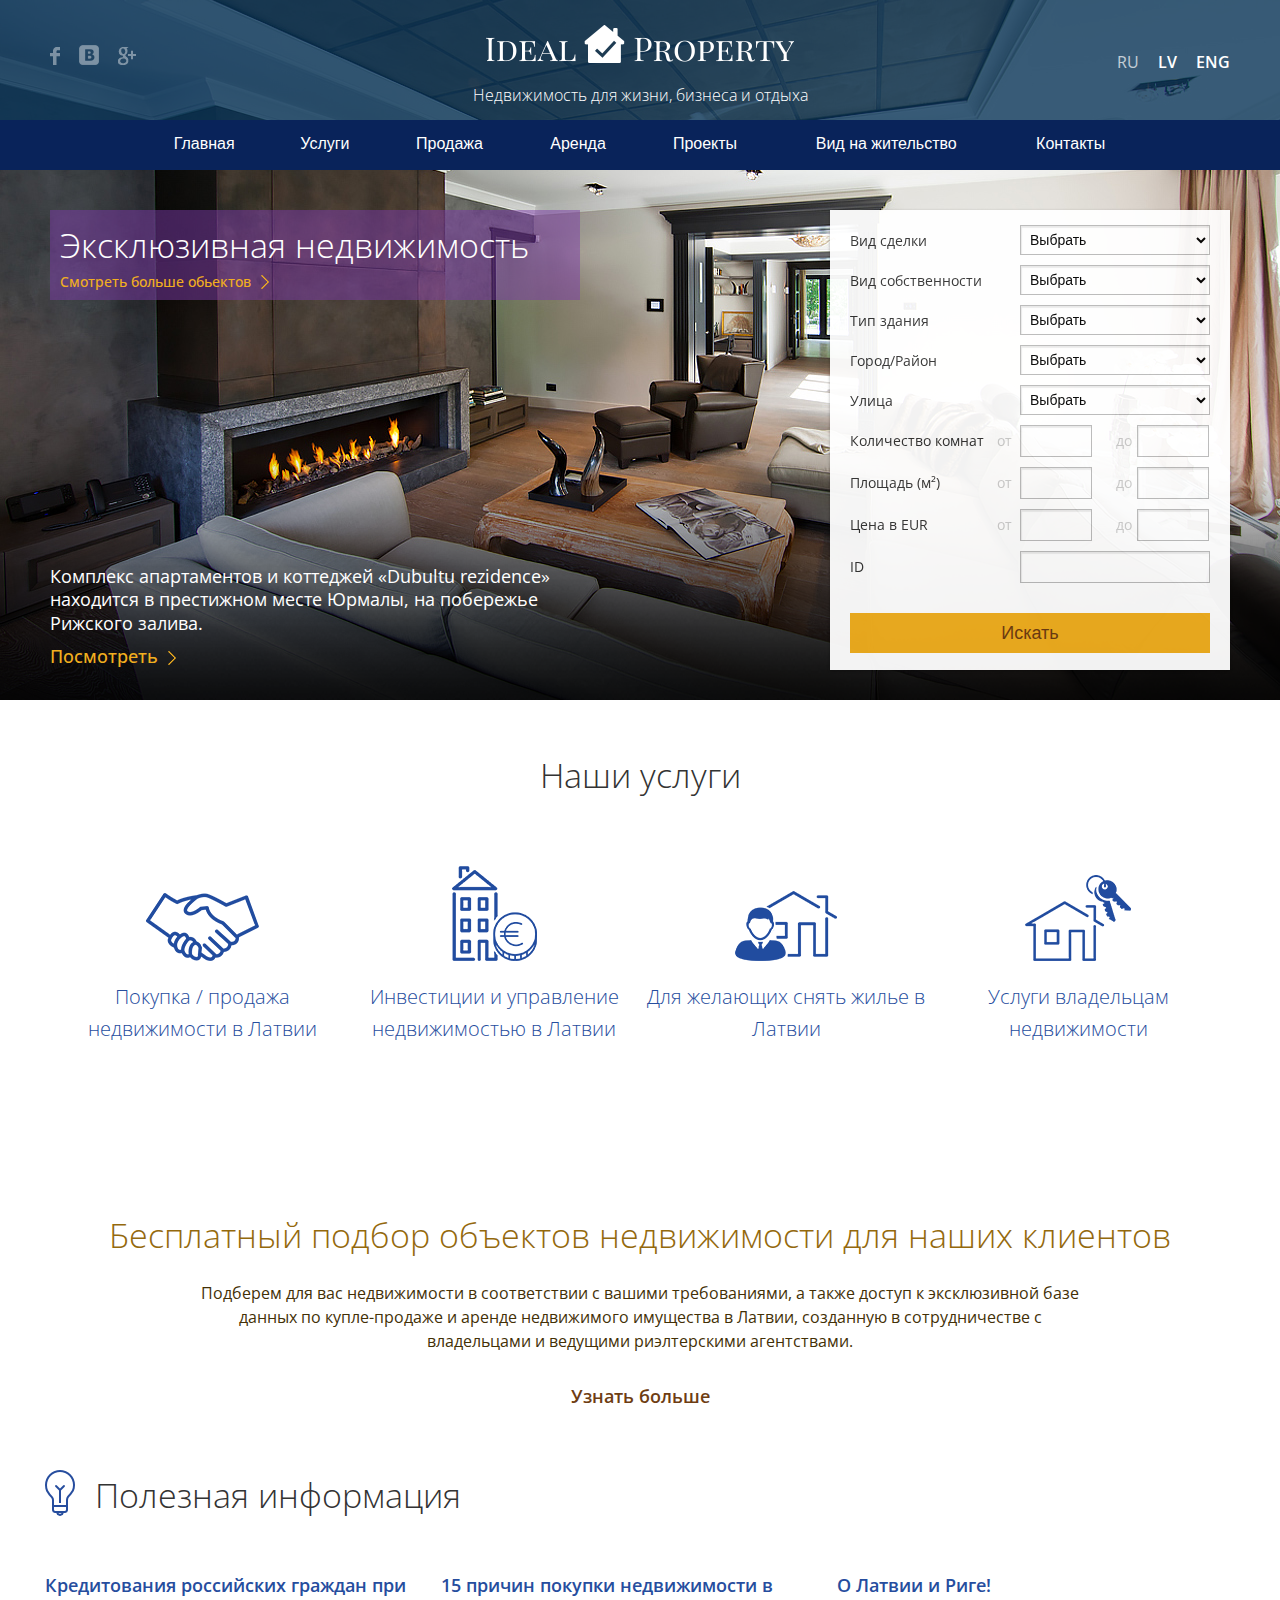
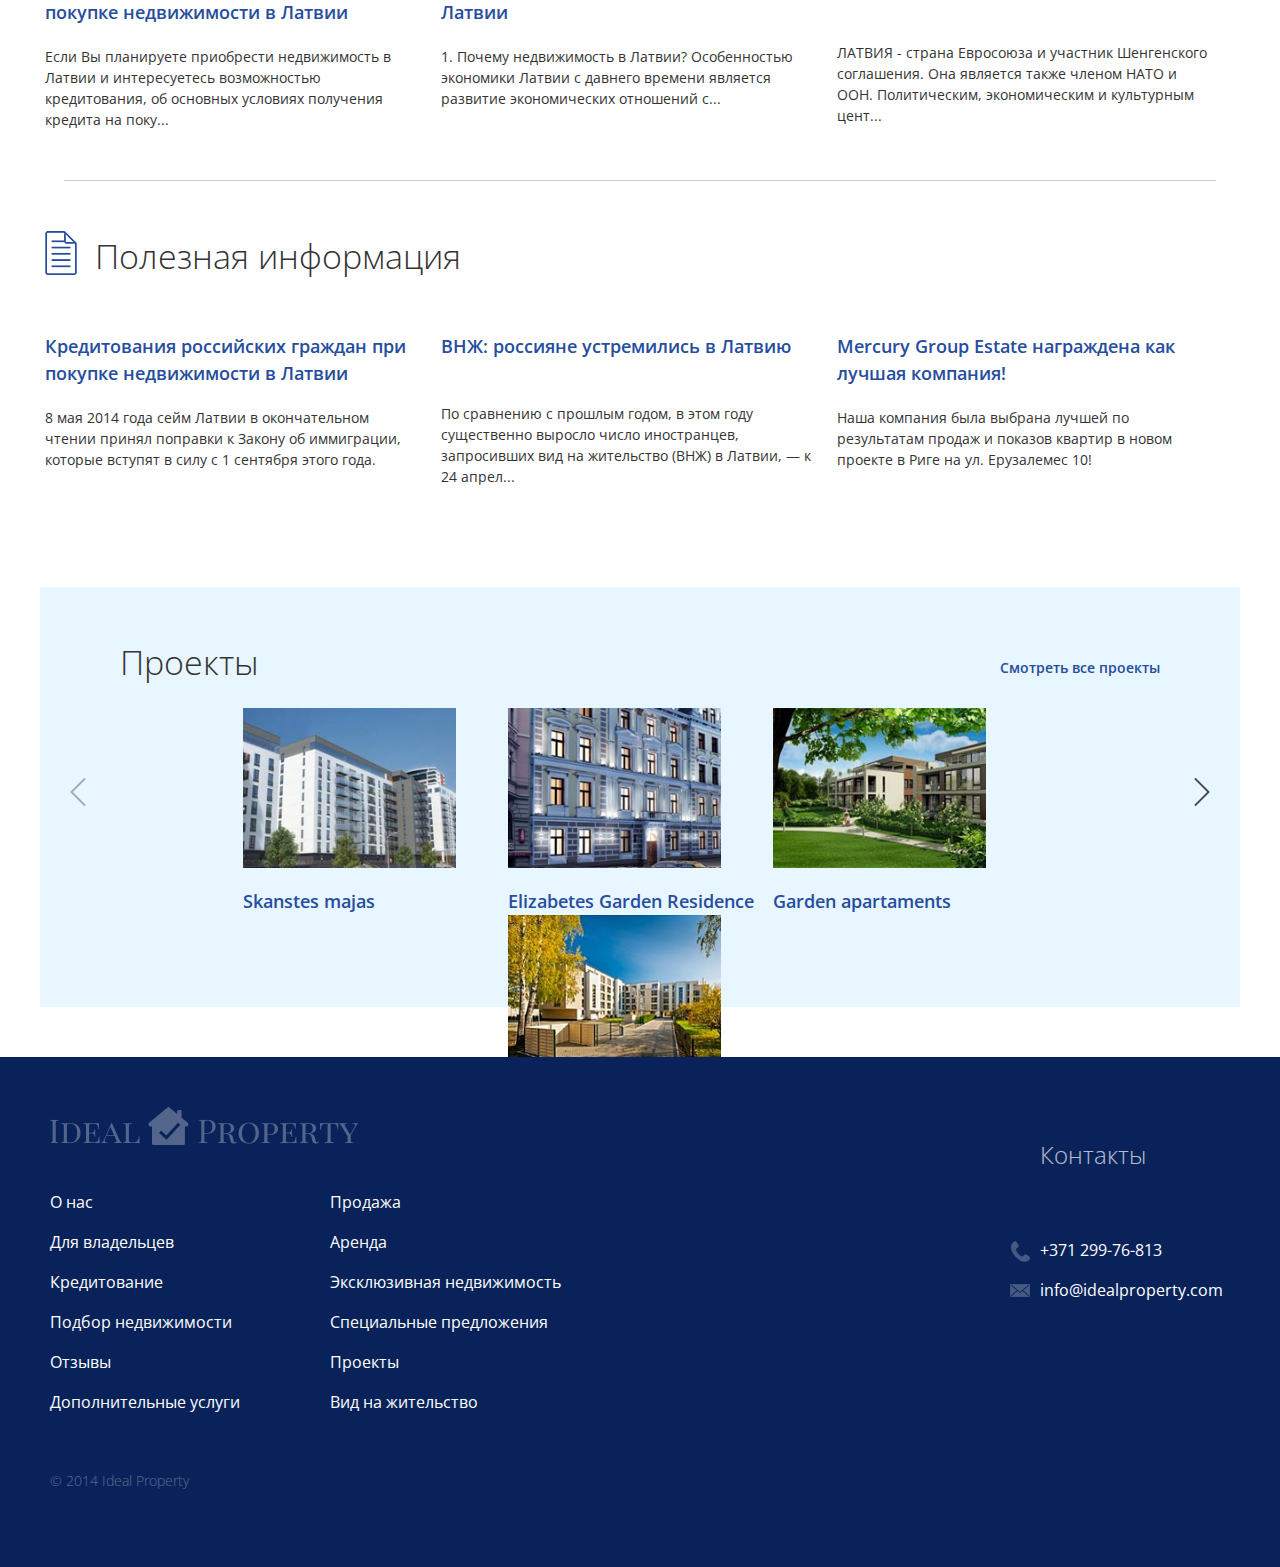
<file: index.html>
<!DOCTYPE html>
<html lang="en">
<head>
	<meta charset="utf-8">
	<meta http-equiv="X-UA-Compatible" content="IE=edge">
	<meta name="viewport" content="width=device-width, initial-scale=1.0">
	<meta name="description" content="">
	<meta name="author" content="">
	<title>Ideal Property</title>
    <link href='http://fonts.googleapis.com/css?family=Open+Sans:400italic,400,300,600,700&subset=latin,cyrillic' rel='stylesheet' type='text/css'>
	<link href="css/reset.css" rel="stylesheet">
	<link href="css/style.css" rel="stylesheet">
	<link rel="stylesheet" href="css/menu-effects.css" />
	<script src="js/menu-effects.js" type="text/javascript"></script>
	<!-- HTML5 shim and Respond.js IE8 support of HTML5 elements and media queries -->
	<!--[if lt IE 9]>
	  <script src="https://oss.maxcdn.com/libs/html5shiv/3.7.0/html5shiv.js"></script>
	  <script src="https://oss.maxcdn.com/libs/respond.js/1.3.0/respond.min.js"></script>
	<![endif]-->
</head>

<body>
    
    <header style="background-image:url(images/uploads/estate-photo.jpg);">
        <div class="black-tint"></div>
        <div class="header-block transparent-bg">
            <div class="wrap">
                <ul class="social">
                    <a href="#"><li class="ico-facebook"></li></a>
                    <a href="#"><li class="ico-vk"></li></a>
                    <a href="#"><li class="ico-google"></li></a>
                </ul>
                <figure class="logo">
                    <div class="ico-logo"></div>
                    <figcaption>Недвижимость для жизни, бизнеса и отдыха</figcaption>
                </figure>
                <ul class="lang">
                    <li class="active">RU</li>
                    <li><a href="#">LV</a></li>
                    <li><a href="#">ENG</a></li>
                </ul>
            </div>
        </div>
        <nav>
            <ul class="menu">
                <li onclick=””><a href="#">Главная</a>
                    <ul class="submenu blind">
                        <li onclick=””><a href="#">О нас</a></li>
                        <li onclick=””><a href="#">Для владельцев</a></li>
                        <li onclick=””><a href="#">Кредитование</a></li>
                        <li onclick=””><a href="#">Подбор недвижимости</a></li>
                        <li onclick=””><a href="#">Отзывы</a></li>
                        <li onclick=””><a href="#">Дополнительные услуги</a></li>
                    </ul>
                </li>
                <li onclick=””><a href="#">Услуги</a>
                    <ul class="submenu blind">
                        <li onclick=””><a href="#">popping item 1</a></li>
                        <li onclick=””><a href="#">popping item 2</a></li>
                    </ul>
                </li>
                <li onclick=””><a href="#">Продажа</a></li>
                <li onclick=””><a href="#">Аренда</a></li>
                <li onclick=””><a href="#">Проекты</a></li>
                <li onclick=””><a href="#">Вид на жительство</a></li>
                <li onclick=””><a href="#">Контакты</a></li>
            </ul>
        </nav>
        <section class="banner-slider">
            <div class="content-area">
                <div class="type">
                    <div class="bg exclusive"></div>
                    <h1>Эксклюзивная недвижимость</h1>
                    <a href="" class="more">Смотреть больше обьектов</a>
                </div>
                <a class="next" href="#"></a>
                <a class="back disabled" href="#"></a>
                <div class="description">
                    <p>Комплекс апартаментов и коттеджей «Dubultu rezidence» находится в престижном месте Юрмалы, на побережье Рижского залива.</p>
                    <a href="#" class="more">Посмотреть</a>
                </div>
            </div>
            <div class="search">
                <form action="">
                    <fieldset>
                        <div class="form-group-drop">
                            <label for="">Вид сделки</label>
                            <select name="" id="">
                                <option value="" disabled selected>Выбрать</option>
                                <option value=""></option>
                                <option value=""></option>
                            </select>
                        </div>
                        <div class="form-group-drop">
                            <label for="">Вид собственности</label>
                            <select name="" id="">
                                <option value="" disabled selected>Выбрать</option>
                                <option value=""></option>
                                <option value=""></option>
                            </select>
                        </div>
                       <div class="form-group-drop">
                            <label for="">Тип здания</label>
                            <select name="" id="">
                                <option value="" disabled selected>Выбрать</option>
                                <option value=""></option>
                                <option value=""></option>
                            </select>
                        </div>
                       <div class="form-group-drop">
                            <label for="">Город/Район</label>
                            <select name="" id="">
                                <option value="" disabled selected>Выбрать</option>
                                <option value=""></option>
                                <option value=""></option>
                            </select>
                        </div>
                       <div class="form-group-drop">
                            <label for="">Улица</label>
                            <select name="" id="">
                                <option value="" disabled selected>Выбрать</option>
                                <option value=""></option>
                                <option value=""></option>
                            </select>
                        </div>
                        <div class="form-group-range">
                            <label for="">Количество комнат</label>
                            <label for="" class="from">от</label>
                            <input type="text" name="from" id="">
                            
                            <label for="" class="to">до</label>
                            <input type="text" class="to" name="to" id="">
                            
                        </div>
                        <div class="form-group-range">
                            <label for="">Площадь (м&sup2;)</label>
                            <label for="" class="from">от</label>
                            <input type="text" name="from" id="">
                            <label for="" class="to">до</label>
                            <input type="text" class="to" name="to" id="">
                        </div>
                        <div class="form-group-range">
                            <label for="">Цена в EUR</label>
                            <label for="" class="from">от</label>
                            <input type="text" name="from" id="">
                            <label for="" class="to">до</label>
                            <input type="text" class="to" name="to" id="">
                        </div>
                        <div class="form-group">
                            <label for=""><strong>ID</strong></label>
                            <input type="text" name="ID" id="">
                        </div>
                        
                        <button>Искать</button>
                    </fieldset>
                </form>
            </div>
        </section>
    </header>
    
    <section class="service">
       <h1>Наши услуги</h1>
        <ul>
            <li>
                <div class="icon-1"></div>
                <a href="" class="link-large">Покупка / продажа недвижимости в Латвии</a>
            </li>
            <li>
                <div class="icon-2"></div>
                <a href="" class="link-large">Инвестиции и управление недвижимостью в Латвии
</a>
            </li>
            <li>
                <div class="icon-3"></div>
                <a href="" class="link-large">Для желающих снять жилье в Латвии</a>
            </li>
            <li>
                <div class="icon-4"></div>
                <a href="" class="link-large">Услуги владельцам недвижимости</a>
            </li>
        </ul>
    </section>
    
    <section class="banner">
        <h1>Бесплатный подбор объектов недвижимости для наших клиентов</h1>
        <p>Подберем для вас недвижимости в соответствии с вашими требованиями, а также доступ к эксклюзивной базе данных по купле-продаже и аренде недвижимого имущества в Латвии,  созданную в сотрудничестве с владельцами и ведущими риэлтерскими агентствами.</p>
        <a href="#">Узнать больше</a>
    </section>
    
    <section class="three-column" id="info">
        <div class="wrap" >
        <h1 class="info">Полезная информация</h1>
        <div class="text-block">
            <a href="#">
                <h4>Кредитования российских граждан при покупке недвижимости в Латвии</h4>
            </a>
            <p>
                    Если Вы планируете приобрести недвижимость в Латвии и интересуетесь возможностью кредитования, об основных условиях получения кредита на поку...
            </p>
        </div>
        <div class="text-block">
            <a href="#">
                <h4>15 причин покупки недвижимости в Латвии</h4>
            </a>
            <p>
                    1. Почему недвижимость в Латвии?
Особенностью экономики Латвии с давнего времени является развитие экономических отношений с...
            </p>
        </div>
        <div class="text-block">
            <a href="#">
                <h4>О Латвии и Риге!</h4>
            </a>
            <p>
                    ЛАТВИЯ - страна Евросоюза и участник Шенгенского соглашения. Она является также членом НАТО и ООН. Политическим, экономическим и культурным цент...
            </p>
        </div>
        </div>
    </section>
    
    <hr/>
    
    <section class="three-column" id="news">
        <div class="wrap" >
        <h1 class="news">Полезная информация</h1>
        <div class="text-block">
            <a href="#">
                <h4>Кредитования российских граждан при
                    покупке недвижимости в Латвии</h4>
            </a>
            <p>
                    8 мая 2014 года сейм Латвии в окончательном чтении принял
                    поправки к Закону об иммиграции, которые вступят в силу 
                    с 1 сентября этого года.
            </p>
        </div>
        <div class="text-block">
            <a href="#">
                <h4>ВНЖ: россияне устремились в Латвию</h4>
            </a>
            <p>
                    По сравнению с прошлым годом, в этом году существенно 
                    выросло число иностранцев, запросивших вид на жительство
                    (ВНЖ) в Латвии, — к 24 апрел...
            </p>
        </div>
        <div class="text-block">
            <a href="#">
                <h4>Mercury Group Estate награждена как лучшая компания!</h4>
            </a>
            <p>
                    Наша компания была выбрана лучшей по результатам 
                    продаж и показов квартир в новом проекте в Риге на ул. Ерузалемес 10!
            </p>
        </div>
        </div>
    </section>
    
    <section class="projects">
        <h1>Проекты</h1>
        <a href="" class="more">Смотреть все проекты</a>
        <div class="projects-container">
            <a href="#" class="arrow-next"></a>
            <a href="#" class="arrow-back disabled"></a>
            <figure>
                <img src="images/uploads/proj-thumb-1.jpg" alt="Skanstes majas">
                <figcaption><a href="">Skanstes majas</a></figcaption>
            </figure>
            <figure>
                <img src="images/uploads/proj-thumb-2.jpg" alt="Elizabetes Garden">
                <figcaption><a href="">Elizabetes Garden Residence</a></figcaption>
            </figure>
            <figure>
                <img src="images/uploads/proj-thumb-3.jpg" alt="Garden apartaments">
                <figcaption><a href="">Garden apartaments</a></figcaption>
            </figure>
            <figure>
                <img src="images/uploads/proj-thumb-4.jpg" alt="Saulkrastunams">
                <figcaption><a href="">Saulkrastunams</a></figcaption>
            </figure>
        </div>
    </section>
    
    <footer>
        <div class="wrap">
        <div class="logo ico-logo"></div>
        <ul>
            <li class="col-1">
               <ul class="li-list">
                <li><a href="#">О нас</a></li>
                   <li><a href="#">Для владельцев</a></li>
                   <li><a href="#">Кредитование</a></li>
                   <li><a href="#">Подбор недвижимости</a></li>
                   <li><a href="#">Отзывы</a></li>
                   <li><a href="#">Дополнительные услуги</a></li>
               </ul>   
            </li>
            <li class="col-1">
               <ul class="li-list">
                <li><a href="#">Продажа</a></li>
                   <li><a href="#">Аренда</a></li>
                   <li><a href="#">Эксклюзивная недвижимость</a></li>
                   <li><a href="#">Специальные предложения</a></li>
                   <li><a href="#">Проекты</a></li>
                   <li><a href="#">Вид на жительство</a></li>
               </ul>  
            </li>
        </ul>
        <div class="contacts">
            <h2>Контакты</h2>
            <ul>
                <li class="tel"><a href="">+371 299-76-813</a></li>
                <li class="mail"><a href="mailto:info@idealproperty.com">info@idealproperty.com</a></li>
            </ul>
        </div>
        <p>© 2014 Ideal Property</p>
        </div>
    </footer>

</body>
</html>
</file>
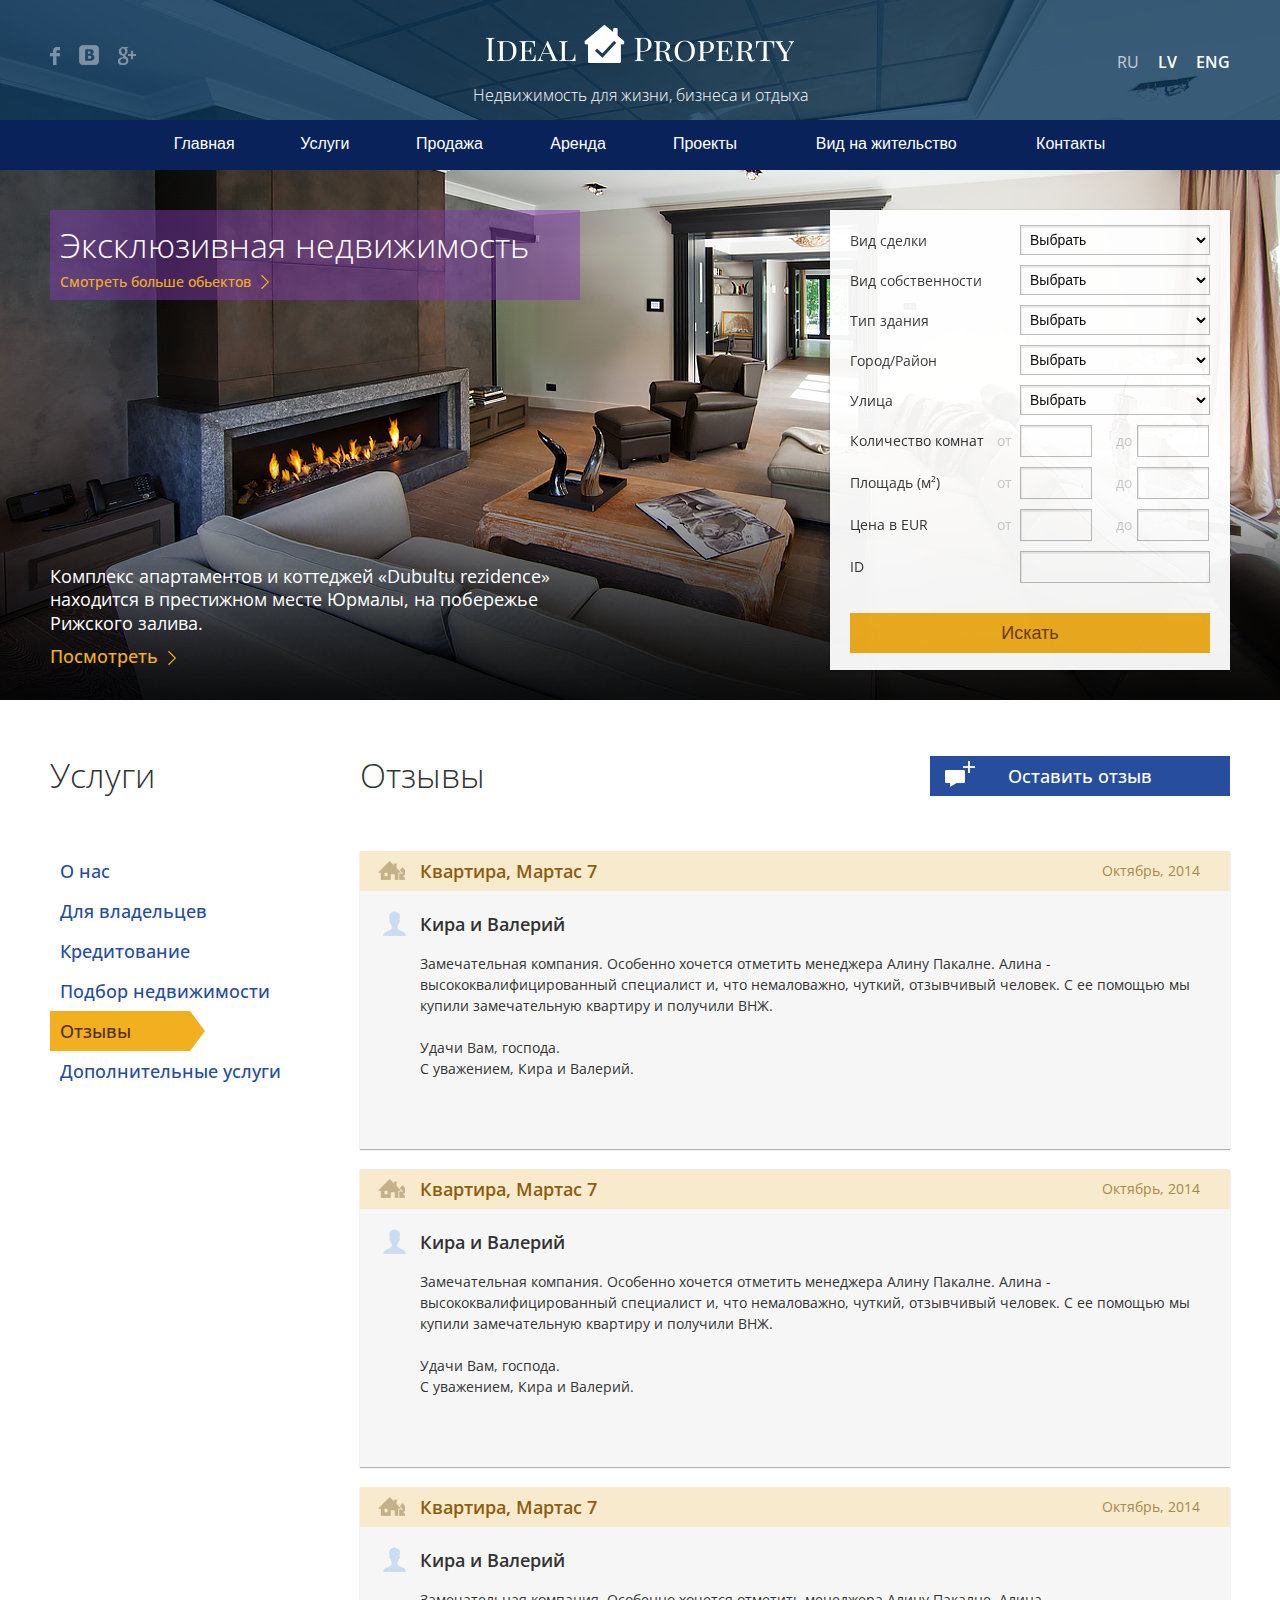
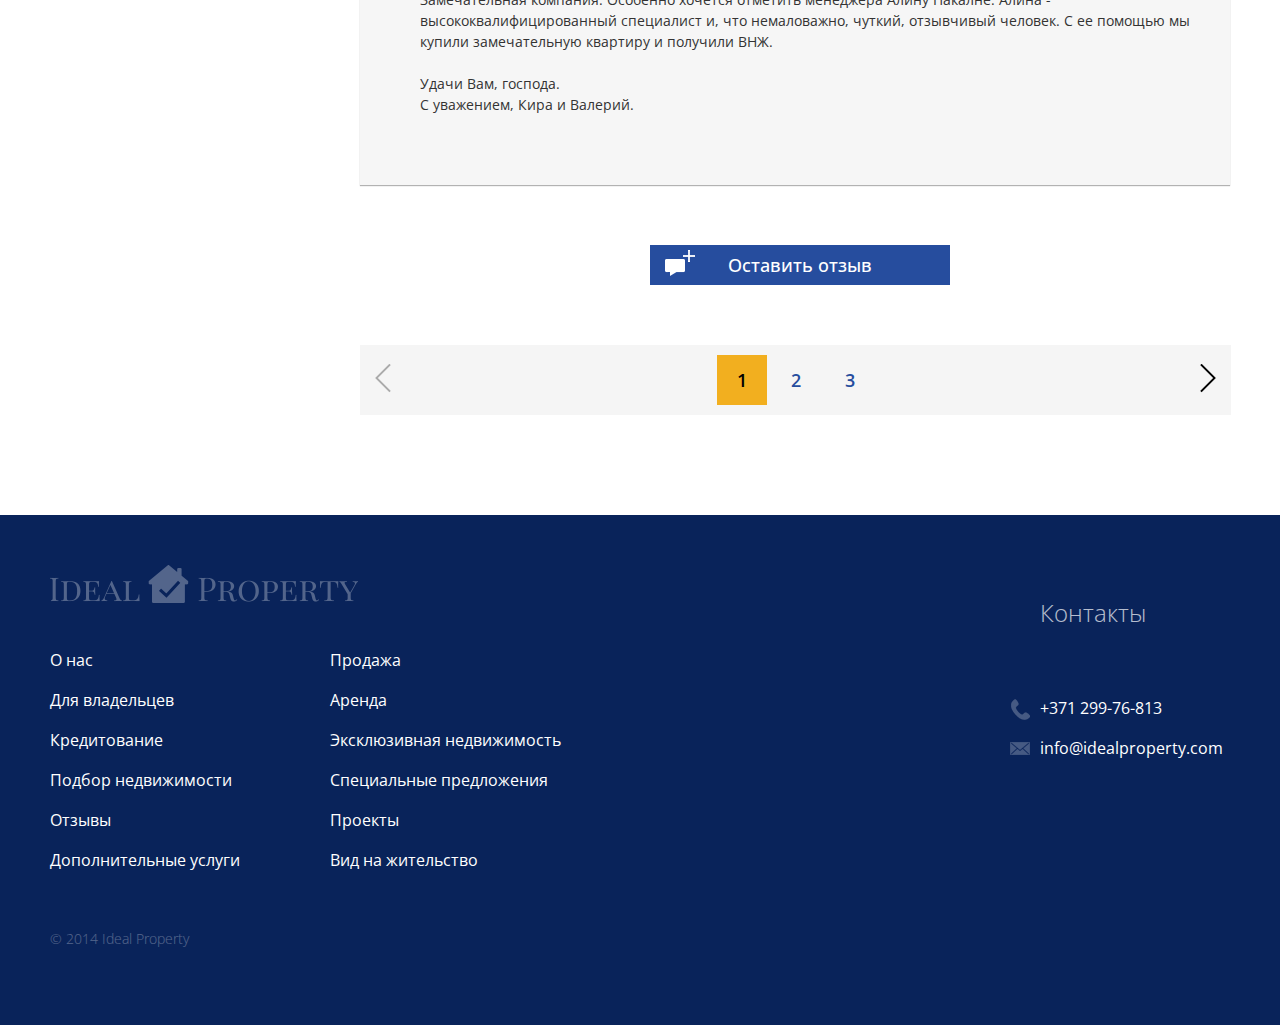
<file: feedbacks.html>
<!DOCTYPE html>
<html lang="en">
<head>
    <script src="http://ajax.googleapis.com/ajax/libs/jquery/1.10.2/jquery.min.js"></script>
	<meta charset="utf-8">
	<meta http-equiv="X-UA-Compatible" content="IE=edge">
	<meta name="viewport" content="width=device-width, initial-scale=1.0">
	<meta name="description" content="">
	<meta name="author" content="">
	<title>Ideal Property</title>
    <link href='http://fonts.googleapis.com/css?family=Open+Sans:300,600,400&subset=cyrillic,latin,latin-ext' rel='stylesheet' type='text/css'>
	<link href="css/reset.css" rel="stylesheet">
	<link href="css/style.css" rel="stylesheet">
	<link rel="stylesheet" href="css/menu-effects.css" />
	<link rel="stylesheet" href="css/jquery.modal.css" type="text/css" media="screen" />

	<!-- HTML5 shim and Respond.js IE8 support of HTML5 elements and media queries -->
	<!--[if lt IE 9]>
	  <script src="https://oss.maxcdn.com/libs/html5shiv/3.7.0/html5shiv.js"></script>
	  <script src="https://oss.maxcdn.com/libs/respond.js/1.3.0/respond.min.js"></script>
	<![endif]-->
</head>

<body>
    
    <header style="background-image:url(images/uploads/estate-photo.jpg);">
        <div class="black-tint"></div>
        <div class="header-block transparent-bg">
            <div class="wrap">
                <ul class="social">
                    <a href="#"><li class="ico-facebook"></li></a>
                    <a href="#"><li class="ico-vk"></li></a>
                    <a href="#"><li class="ico-google"></li></a>
                </ul>
                <figure class="logo">
                    <div class="ico-logo"></div>
                    <figcaption>Недвижимость для жизни, бизнеса и отдыха</figcaption>
                </figure>
                <ul class="lang">
                    <li class="active">RU</li>
                    <li><a href="#">LV</a></li>
                    <li><a href="#">ENG</a></li>
                </ul>
            </div>
        </div>
        <nav>
            <ul class="menu">
                <li onclick=””><a href="#">Главная</a>
                    <ul class="submenu blind">
                        <li onclick=””><a href="#">О нас</a></li>
                        <li onclick=””><a href="#">Для владельцев</a></li>
                        <li onclick=””><a href="#">Кредитование</a></li>
                        <li onclick=””><a href="#">Подбор недвижимости</a></li>
                        <li onclick=””><a href="#">Отзывы</a></li>
                        <li onclick=””><a href="#">Дополнительные услуги</a></li>
                    </ul>
                </li>
                <li onclick=””><a href="#">Услуги</a>
                    <ul class="submenu blind">
                        <li onclick=””><a href="#">popping item 1</a></li>
                        <li onclick=””><a href="#">popping item 2</a></li>
                    </ul>
                </li>
                <li onclick=””><a href="#">Продажа</a></li>
                <li onclick=””><a href="#">Аренда</a></li>
                <li onclick=””><a href="#">Проекты</a></li>
                <li onclick=””><a href="#">Вид на жительство</a></li>
                <li onclick=””><a href="#">Контакты</a></li>
            </ul>
        </nav>
        <section class="banner-slider">
            <div class="content-area">
                <div class="type">
                    <div class="bg exclusive"></div>
                    <h1>Эксклюзивная недвижимость</h1>
                    <a href="" class="more">Смотреть больше обьектов</a>
                </div>
                <a class="next" href="#"></a>
                <a class="back disabled" href="#"></a>
                <div class="description">
                    <p>Комплекс апартаментов и коттеджей «Dubultu rezidence» находится в престижном месте Юрмалы, на побережье Рижского залива.</p>
                    <a href="#" class="more">Посмотреть</a>
                </div>
            </div>
            <div class="search">
                <form action="">
                    <fieldset>
                        <div class="form-group-drop">
                            <label for="">Вид сделки</label>
                            <select name="" id="">
                                <option value="" disabled selected>Выбрать</option>
                                <option value=""></option>
                                <option value=""></option>
                            </select>
                        </div>
                        <div class="form-group-drop">
                            <label for="">Вид собственности</label>
                            <select name="" id="">
                                <option value="" disabled selected>Выбрать</option>
                                <option value=""></option>
                                <option value=""></option>
                            </select>
                        </div>
                       <div class="form-group-drop">
                            <label for="">Тип здания</label>
                            <select name="" id="">
                                <option value="" disabled selected>Выбрать</option>
                                <option value=""></option>
                                <option value=""></option>
                            </select>
                        </div>
                       <div class="form-group-drop">
                            <label for="">Город/Район</label>
                            <select name="" id="">
                                <option value="" disabled selected>Выбрать</option>
                                <option value=""></option>
                                <option value=""></option>
                            </select>
                        </div>
                       <div class="form-group-drop">
                            <label for="">Улица</label>
                            <select name="" id="">
                                <option value="" disabled selected>Выбрать</option>
                                <option value=""></option>
                                <option value=""></option>
                            </select>
                        </div>
                        <div class="form-group-range">
                            <label for="">Количество комнат</label>
                            <label for="" class="from">от</label>
                            <input type="text" name="from" id="">
                            
                            <label for="" class="to">до</label>
                            <input type="text" class="to" name="to" id="">
                            
                        </div>
                        <div class="form-group-range">
                            <label for="">Площадь (м&sup2;)</label>
                            <label for="" class="from">от</label>
                            <input type="text" name="from" id="">
                            <label for="" class="to">до</label>
                            <input type="text" class="to" name="to" id="">
                        </div>
                        <div class="form-group-range">
                            <label for="">Цена в EUR</label>
                            <label for="" class="from">от</label>
                            <input type="text" name="from" id="">
                            <label for="" class="to">до</label>
                            <input type="text" class="to" name="to" id="">
                        </div>
                        <div class="form-group">
                            <label for=""><strong>ID</strong></label>
                            <input type="text" name="ID" id="">
                        </div>
                        
                        <button>Искать</button>
                    </fieldset>
                </form>
            </div>
        </section>
    </header>
    
    <div class="page-content">
       <div class="wrap">
           <section class="left-menu" id="sidebar">
              <div class="menu">
               <h1>Услуги</h1>               
               <ul>
                   <li><a href="#">О нас</a></li>
                   <li><a href="#">Для владельцев</a></li>
                   <li><a href="#">Кредитование</a></li>
                   <li><a href="#">Подбор недвижимости</a></li>
                   <li class="selected"><a href="#">Отзывы</a></li>
                   <li><a href="#">Дополнительные услуги</a></li>
               </ul>
              </div>
           </section>
           <div class="content">
               <h1>Отзывы</h1>
               <a class="leave-feedback top" href="#feedback-modal" rel="modal:open">Оставить отзыв</a>
               <section class="feedback">
                   <div class="top">
                       <h3>Квартира, Мартас 7</h3>
                       <date>Октябрь, 2014</date>
                   </div>
                   <div class="body">
                       <div class="name">Кира и Валерий</div>
                       <p>
                           Замечательная компания. Особенно хочется отметить менеджера Алину Пакалне. Алина - высококвалифицированный специалист и, что немаловажно, чуткий, отзывчивый человек. С ее помощью мы купили замечательную квартиру и получили ВНЖ.
<br><br>
Удачи Вам, господа.<br>
С уважением, Кира и Валерий.
                           
                       </p>
                   </div>
               </section>
               
               <section class="feedback">
                   <div class="top">
                       <h3>Квартира, Мартас 7</h3>
                       <date>Октябрь, 2014</date>
                   </div>
                   <div class="body">
                       <div class="name">Кира и Валерий</div>
                       <p>
                           Замечательная компания. Особенно хочется отметить менеджера Алину Пакалне. Алина - высококвалифицированный специалист и, что немаловажно, чуткий, отзывчивый человек. С ее помощью мы купили замечательную квартиру и получили ВНЖ.
<br><br>
Удачи Вам, господа.<br>
С уважением, Кира и Валерий.
                           
                       </p>
                   </div>
               </section>
               
               <section class="feedback">
                   <div class="top">
                       <h3>Квартира, Мартас 7</h3>
                       <date>Октябрь, 2014</date>
                   </div>
                   <div class="body">
                       <div class="name">Кира и Валерий</div>
                       <p>
                           Замечательная компания. Особенно хочется отметить менеджера Алину Пакалне. Алина - высококвалифицированный специалист и, что немаловажно, чуткий, отзывчивый человек. С ее помощью мы купили замечательную квартиру и получили ВНЖ.
<br><br>
Удачи Вам, господа.<br>
С уважением, Кира и Валерий.
                           
                       </p>
                   </div>
               </section>
               
               <a class="leave-feedback" href="#feedback-modal" rel="modal:open">Оставить отзыв</a>
               
               <div class="paging">
                   <div class="arr-back disabled"></div>
                   <div class="arr-next"></div>
                   <ul>
                       <li class="selected"><a href="#">1</a></li>
                       <li><a href="#">2</a></li>
                       <li><a href="#">3</a></li>
                   </ul>
               </div>
               
           </div>
       
       
       </div>
       
    </div>
    
    <footer>
        <div class="wrap">
        <div class="logo ico-logo"></div>
        <ul>
            <li class="col-1">
               <ul class="li-list">
                <li><a href="#">О нас</a></li>
                   <li><a href="#">Для владельцев</a></li>
                   <li><a href="#">Кредитование</a></li>
                   <li><a href="#">Подбор недвижимости</a></li>
                   <li><a href="#">Отзывы</a></li>
                   <li><a href="#">Дополнительные услуги</a></li>
               </ul>   
            </li>
            <li class="col-1">
               <ul class="li-list">
                <li><a href="#">Продажа</a></li>
                   <li><a href="#">Аренда</a></li>
                   <li><a href="#">Эксклюзивная недвижимость</a></li>
                   <li><a href="#">Специальные предложения</a></li>
                   <li><a href="#">Проекты</a></li>
                   <li><a href="#">Вид на жительство</a></li>
               </ul>  
            </li>
        </ul>
        <div class="contacts">
            <h2>Контакты</h2>
            <ul>
                <li class="tel"><a href="">+371 299-76-813</a></li>
                <li class="mail"><a href="mailto:info@idealproperty.com">info@idealproperty.com</a></li>
            </ul>
        </div>
        <p>© 2014 Ideal Property</p>
        </div>
    </footer>
    
    <div id="feedback-modal" style="display:none;">
        <h2>Оставить отзыв</h2>
        
        <div class="form">
                <form action="">
                    <fieldset>
                       <div class="form-group">
                            <label for="">Ваше имя</label>
                            <input type="text" name="name" id="">
                        </div>
                        <div class="form-group">
                            <label for="">Отзыв о нашей работе</label>
                            <textarea name="feedback" id=""></textarea>
                        </div>
                       <div class="form-group">
                            <label for="">Обьект</label>
                            <input type="text" name="property" id="">
                        </div>
                        <div class="form-group-drop">
                            <label for="">Вид сделки</label>
                            <select name="" id="">
                                <option value="" disabled selected>Выбрать</option>
                                <option value="">Аренда</option>
                                <option value="">Продажа</option>
                                <option value="">Покупка</option>
                            </select>
                        </div>
                        <div class="form-group error">
                            <label for="">E-mail</label>
                            <input type="text" name="e-mail" id="">
                            <div class="error-box">Данное поле не может быть пустым</div>
                       </div>
                        <div class="form-group">
                            <label for="">Телефон</label>
                            <input type="text" name="phone" id="">
                        </div>
                        <div class="form-group">
                            <label for="">Как вы о нас узнали?</label>
                            <input type="text" name="how-know" id="">
                        </div>
                       
                    </fieldset>
                    
                    <div class="error-indicator">
                        При заполнении возникли ошибки, исправить пожалуйста
                    </div>
                    
                    <button>Отправить</button>
                </form>
            </div>
        
        <a href="#" rel="modal:close" class="close-modal"></a> 
    </div>
    
<!--js-->
<script src="js/menu-effects.js" type="text/javascript"></script>
<script src="js/stickySidebar.js"></script>		
<script>
		$(document).ready(function() {
	
			$.lockfixed("#sidebar .menu",{offset: {top: 10, bottom: 600}});
		
		});
</script>
    <script charset="utf-8" type="text/javascript" src="js/jquery.modal.js"></script>

</body>
</html>
</file>
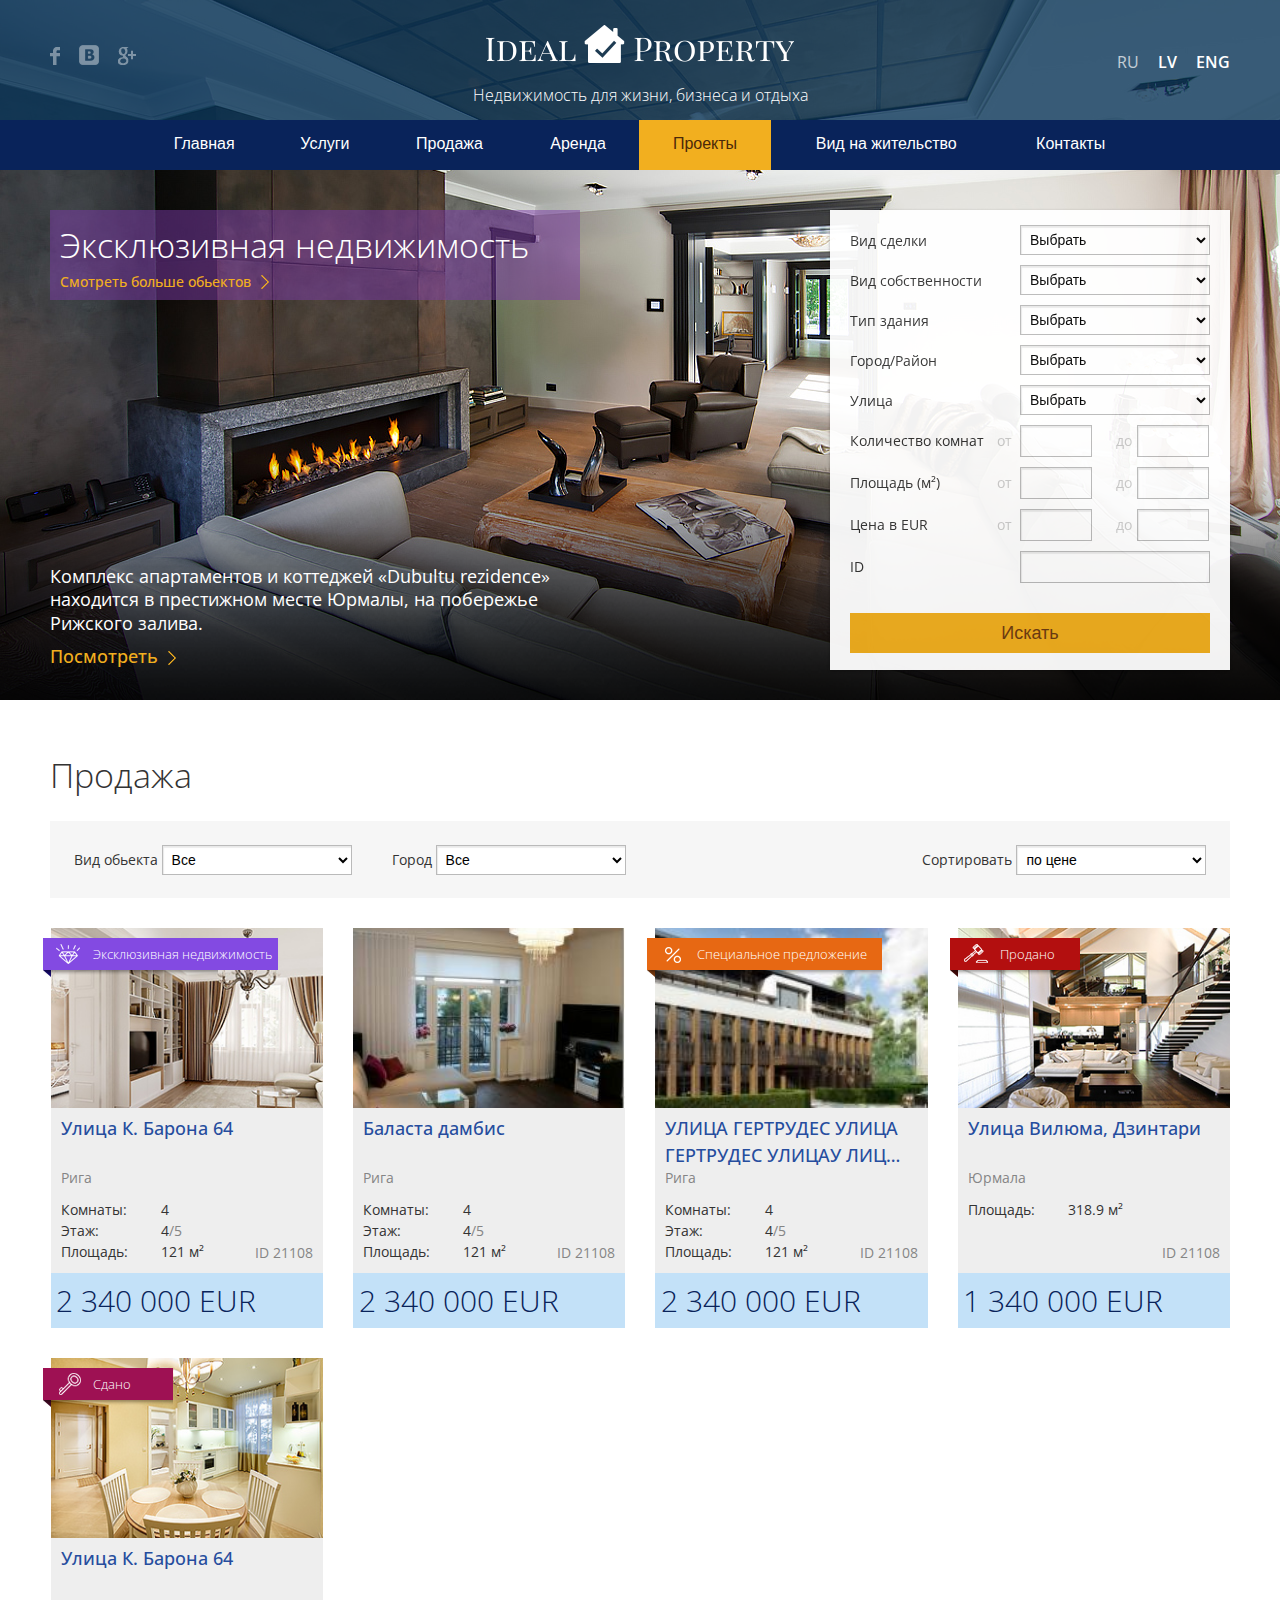
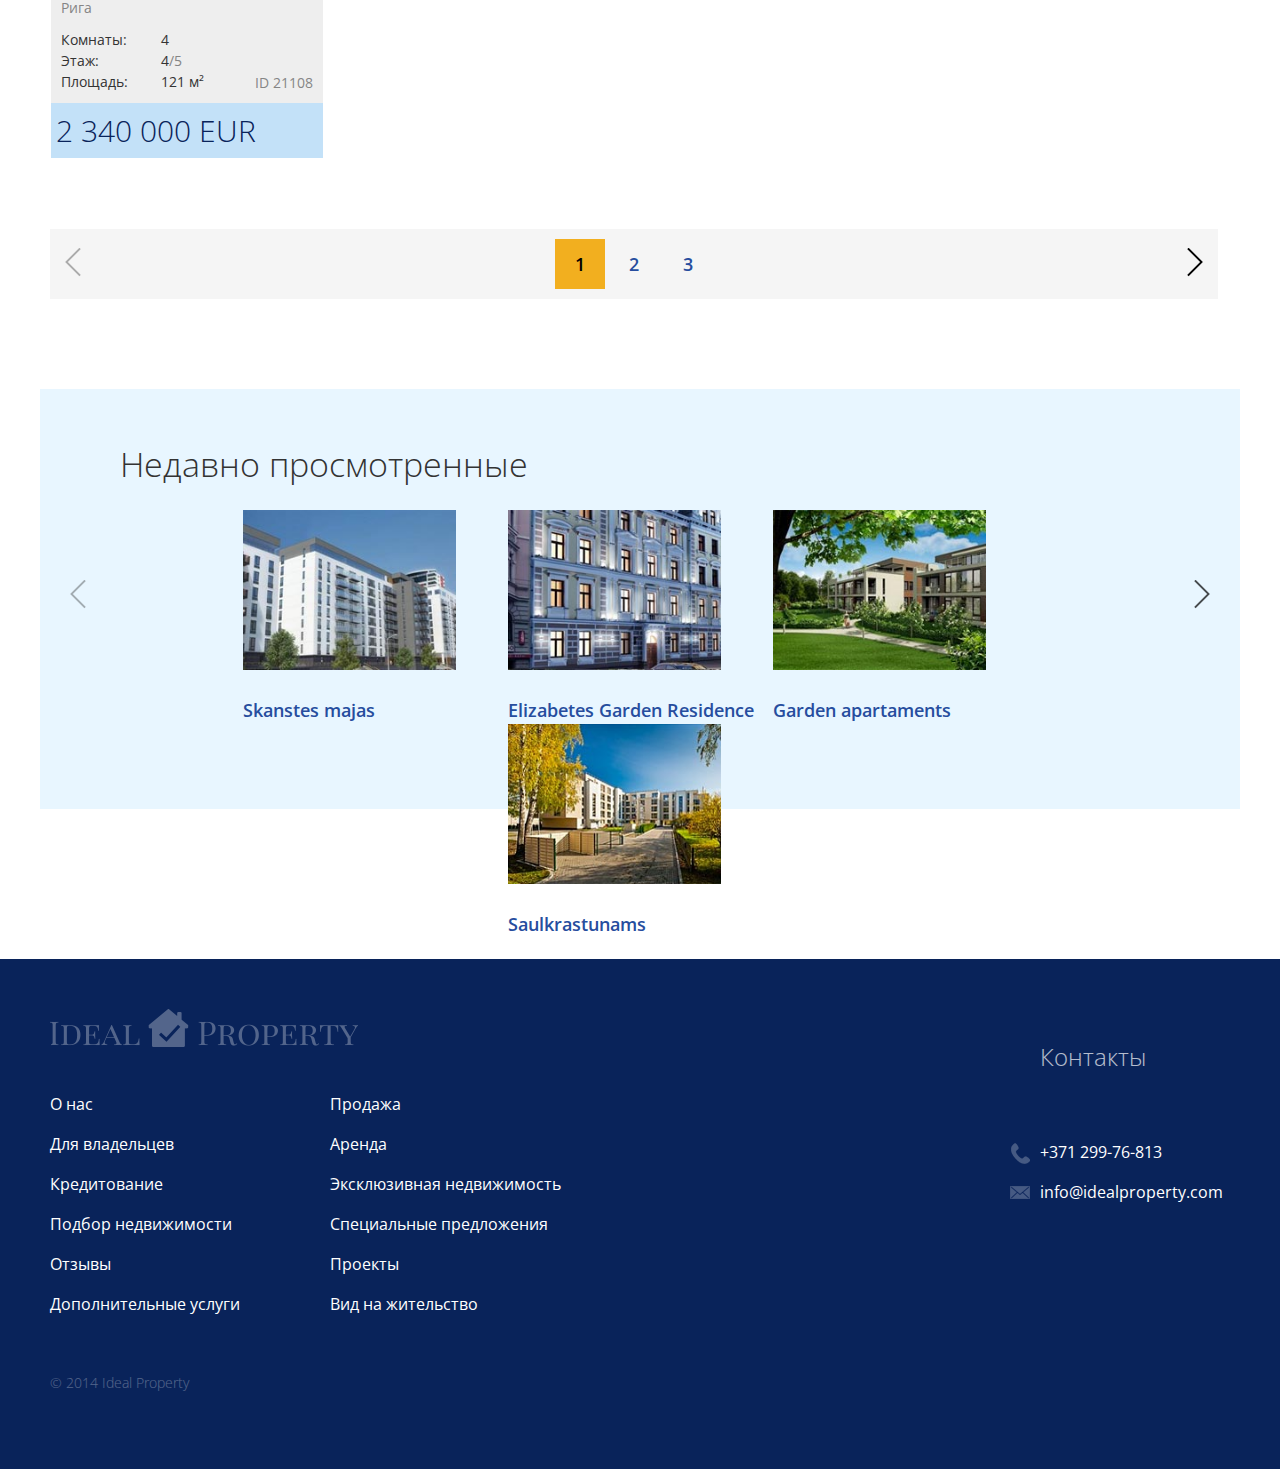
<file: object-catalog.html>
<!DOCTYPE html>
<html lang="en">
<head>
    <script src="http://ajax.googleapis.com/ajax/libs/jquery/1.10.2/jquery.min.js"></script>
	<meta charset="utf-8">
	<meta http-equiv="X-UA-Compatible" content="IE=edge">
	<meta name="viewport" content="width=device-width, initial-scale=1.0">
	<meta name="description" content="">
	<meta name="author" content="">
	<title>Ideal Property</title>
    <link href='http://fonts.googleapis.com/css?family=Open+Sans:300,600,400&subset=cyrillic,latin,latin-ext' rel='stylesheet' type='text/css'>
	<link href="css/reset.css" rel="stylesheet">
	<link href="css/style.css" rel="stylesheet">
	<link rel="stylesheet" href="css/menu-effects.css" />
	<link rel="stylesheet" href="css/jquery.modal.css" type="text/css" media="screen" />
	<link rel="stylesheet" href="css/polyfill.object-fit.css" >
    <script src="js/trunk8.js"></script>
	
	<!-- HTML5 shim and Respond.js IE8 support of HTML5 elements and media queries -->
	<!--[if lt IE 9]>
	  <script src="https://oss.maxcdn.com/libs/html5shiv/3.7.0/html5shiv.js"></script>
	  <script src="https://oss.maxcdn.com/libs/respond.js/1.3.0/respond.min.js"></script>
	<![endif]-->
</head>

<body>
    
    <header style="background-image:url(images/uploads/estate-photo.jpg);">
        <div class="black-tint"></div>
        <div class="header-block transparent-bg">
            <div class="wrap">
                <ul class="social">
                    <a href="#"><li class="ico-facebook"></li></a>
                    <a href="#"><li class="ico-vk"></li></a>
                    <a href="#"><li class="ico-google"></li></a>
                </ul>
                <figure class="logo">
                    <div class="ico-logo"></div>
                    <figcaption>Недвижимость для жизни, бизнеса и отдыха</figcaption>
                </figure>
                <ul class="lang">
                    <li class="active">RU</li>
                    <li><a href="#">LV</a></li>
                    <li><a href="#">ENG</a></li>
                </ul>
            </div>
        </div>
        <nav>
            <ul class="menu">
                <li onclick=””><a href="#">Главная</a>
                    <ul class="submenu blind">
                        <li onclick=””><a href="#">О нас</a></li>
                        <li onclick=””><a href="#">Для владельцев</a></li>
                        <li onclick=””><a href="#">Кредитование</a></li>
                        <li onclick=””><a href="#">Подбор недвижимости</a></li>
                        <li onclick=””><a href="#">Отзывы</a></li>
                        <li onclick=””><a href="#">Дополнительные услуги</a></li>
                    </ul>
                </li>
                <li onclick=””><a href="#">Услуги</a>
                    <ul class="submenu blind">
                        <li onclick=””><a href="#">popping item 1</a></li>
                        <li onclick=””><a href="#">popping item 2</a></li>
                    </ul>
                </li>
                <li onclick=””><a href="#">Продажа</a></li>
                <li onclick=””><a href="#">Аренда</a></li>
                <li onclick=”” class="selected"><a href="#">Проекты</a></li>
                <li onclick=””><a href="#">Вид на жительство</a></li>
                <li onclick=””><a href="#">Контакты</a></li>
            </ul>
        </nav>
        <section class="banner-slider">
            <div class="content-area">
                <div class="type">
                    <div class="bg exclusive"></div>
                    <h1>Эксклюзивная недвижимость</h1>
                    <a href="" class="more">Смотреть больше обьектов</a>
                </div>
                <a class="next" href="#"></a>
                <a class="back disabled" href="#"></a>
                <div class="description">
                    <p>Комплекс апартаментов и коттеджей «Dubultu rezidence» находится в престижном месте Юрмалы, на побережье Рижского залива.</p>
                    <a href="#" class="more">Посмотреть</a>
                </div>
            </div>
            <div class="search">
                <form action="">
                    <fieldset>
                        <div class="form-group-drop">
                            <label for="">Вид сделки</label>
                            <select name="" id="">
                                <option value="" disabled selected>Выбрать</option>
                                <option value=""></option>
                                <option value=""></option>
                            </select>
                        </div>
                        <div class="form-group-drop">
                            <label for="">Вид собственности</label>
                            <select name="" id="">
                                <option value="" disabled selected>Выбрать</option>
                                <option value=""></option>
                                <option value=""></option>
                            </select>
                        </div>
                       <div class="form-group-drop">
                            <label for="">Тип здания</label>
                            <select name="" id="">
                                <option value="" disabled selected>Выбрать</option>
                                <option value=""></option>
                                <option value=""></option>
                            </select>
                        </div>
                       <div class="form-group-drop">
                            <label for="">Город/Район</label>
                            <select name="" id="">
                                <option value="" disabled selected>Выбрать</option>
                                <option value=""></option>
                                <option value=""></option>
                            </select>
                        </div>
                       <div class="form-group-drop">
                            <label for="">Улица</label>
                            <select name="" id="">
                                <option value="" disabled selected>Выбрать</option>
                                <option value=""></option>
                                <option value=""></option>
                            </select>
                        </div>
                        <div class="form-group-range">
                            <label for="">Количество комнат</label>
                            <label for="" class="from">от</label>
                            <input type="text" name="from" id="">
                            
                            <label for="" class="to">до</label>
                            <input type="text" class="to" name="to" id="">
                            
                        </div>
                        <div class="form-group-range">
                            <label for="">Площадь (м&sup2;)</label>
                            <label for="" class="from">от</label>
                            <input type="text" name="from" id="">
                            <label for="" class="to">до</label>
                            <input type="text" class="to" name="to" id="">
                        </div>
                        <div class="form-group-range">
                            <label for="">Цена в EUR</label>
                            <label for="" class="from">от</label>
                            <input type="text" name="from" id="">
                            <label for="" class="to">до</label>
                            <input type="text" class="to" name="to" id="">
                        </div>
                        <div class="form-group">
                            <label for=""><strong>ID</strong></label>
                            <input type="text" name="ID" id="">
                        </div>
                        
                        <button>Искать</button>
                    </fieldset>
                </form>
            </div>
        </section>
    </header>
    
    <div class="page-content">
       <div class="wrap">
           <div class="objects">
               <h1>Продажа</h1>
               <div class="filters">
                 <div class="form-group-drop">
                    <label for="">Вид обьекта</label>
                    <select name="" id="">
                        <option value="" disabled selected>Все</option>
                        <option value="">Квартира</option>
                        <option value="">Дом</option>
                        <option value="">Земля</option>
                        <option value="">Офис</option>
                    </select>
                 </div>  
                 <div class="form-group-drop">
                    <label for="">Город</label>
                    <select name="" id="">
                        <option value="" disabled selected>Все</option>
                        <option value="">Рига</option>
                        <option value="">Юрмала</option>
                    </select>
                 </div>  
                  
                 <div class="form-group-drop sort">
                    <label for="">Сортировать</label>
                    <select name="" id="">
                        <option value="" selected>по цене</option>
                        <option value="">по дате</option>
                        <option value="">по площади</option>
                    </select>
                 </div>  
                   
               </div>
               
                
                <ul class="object-list columns-4">
                    <li class="object-item">
                        <div class="badge badge-exclusive">
                            Эксклюзивная недвижимость
                        </div>
                        <a href="#"><img src="images/uploads/object1.jpg" alt="Garden Apartaments"></a>
                        <h3><a href="#">Улица К. Барона 64</a></h3>
                        <span class="city">Рига</span>
                        <div class="object-info">
                            <div class="rooms">
                                <span class="label">Комнаты:</span>
                                <span class="value">4</span>
                            </div>
                            <div class="levels">
                                <span class="label">Этаж:</span>
                                <span class="value">4<em>/5</em></span>
                            </div>
                            <div class="square">
                                <span class="label">Площадь:</span>
                                <span class="value">121 м&sup2;</span>
                            </div>
                        </div>
                        <div class="id">ID 21108</div>
                        <div class="price">2 340 000 EUR</div>
                    </li>
                    
                    <li class="object-item">
                        <a href="#"><img src="images/uploads/test1.jpg" alt="Garden Apartaments"></a>
                        <h3><a href="#">Баласта дамбис</a></h3>
                        <span class="city">Рига</span>
                        <div class="object-info">
                            <div class="rooms">
                                <span class="label">Комнаты:</span>
                                <span class="value">4</span>
                            </div>
                            <div class="levels">
                                <span class="label">Этаж:</span>
                                <span class="value">4<em>/5</em></span>
                            </div>
                            <div class="square">
                                <span class="label">Площадь:</span>
                                <span class="value">121 м&sup2;</span>
                            </div>
                        </div>
                        <div class="id">ID 21108</div>
                        <div class="price">2 340 000 EUR</div>
                    </li>
                    
                    <li class="object-item">
                        <div class="badge badge-promotion">
                            Специальное предложение
                        </div>
                        <a href="#"><img src="images/uploads/test2.jpg" alt="Garden Apartaments"></a>
                        <h3><a href="#" class="object-name">УЛИЦА ГЕРТРУДЕС УЛИЦА ГЕРТРУДЕС УЛИЦАУ ЛИЦА ГЕРТРУДЕС УЛИЦА ГЕРТРУДЕС УЛИЦА</a></h3>
                        <span class="city">Рига</span>
                        <div class="object-info">
                            <div class="rooms">
                                <span class="label">Комнаты:</span>
                                <span class="value">4</span>
                            </div>
                            <div class="levels">
                                <span class="label">Этаж:</span>
                                <span class="value">4<em>/5</em></span>
                            </div>
                            <div class="square">
                                <span class="label">Площадь:</span>
                                <span class="value">121 м&sup2;</span>
                            </div>
                        </div>
                        <div class="id">ID 21108</div>
                        <div class="price">2 340 000 EUR</div>
                    </li>
                    
                    <li class="object-item">
                        <div class="badge badge-sold">
                            Продано
                        </div>
                        <a href="#"><img src="images/uploads/object4.jpg" alt="Garden Apartaments"></a>
                        <h3><a href="#">Улица Вилюма, Дзинтари</a></h3>
                        <span class="city">Юрмала</span>
                        <div class="object-info">

                            <div class="square">
                                <span class="label">Площадь:</span>
                                <span class="value">318.9 м&sup2;</span>
                            </div>
                        </div>
                        <div class="id">ID 21108</div>
                        <div class="price">1 340 000 EUR</div>
                    </li>
                    
                    <li class="object-item">
                        <div class="badge badge-rented">
                            Сдано
                        </div>
                        <a href="#"><img src="images/uploads/object5.jpg" alt="Garden Apartaments"></a>
                        <h3><a href="#">Улица К. Барона 64</a></h3>
                        <span class="city">Рига</span>
                        <div class="object-info">
                            <div class="rooms">
                                <span class="label">Комнаты:</span>
                                <span class="value">4</span>
                            </div>
                            <div class="levels">
                                <span class="label">Этаж:</span>
                                <span class="value">4<em>/5</em></span>
                            </div>
                            <div class="square">
                                <span class="label">Площадь:</span>
                                <span class="value">121 м&sup2;</span>
                            </div>
                        </div>
                        <div class="id">ID 21108</div>
                        <div class="price">2 340 000 EUR</div>
                    </li>

                    
                    
                </ul>
                
                
                                
                <div class="paging">
                   <div class="arr-back disabled"></div>
                   <div class="arr-next"></div>
                   <ul>
                       <li class="selected"><a href="#">1</a></li>
                       <li><a href="#">2</a></li>
                       <li><a href="#">3</a></li>
                   </ul>
                </div>
                
           </div>
       
       </div>
       
                  <section class="projects">
                    <h1>Недавно просмотренные</h1>
                       
                    <div class="projects-container">
                        <a href="#" class="arrow-next"></a>
                        <a href="#" class="arrow-back disabled"></a>
                        <figure>
                            <a href="#"><img src="images/uploads/proj-thumb-1.jpg" alt="Skanstes majas"></a>
                            <figcaption><a href="">Skanstes majas</a></figcaption>
                        </figure>
                        <figure>
                            <a href="#"><img src="images/uploads/proj-thumb-2.jpg" alt="Elizabetes Garden"></a>
                            <figcaption><a href="">Elizabetes Garden Residence</a></figcaption>
                        </figure>
                        <figure>
                            <a href="#"><img src="images/uploads/proj-thumb-3.jpg" alt="Garden apartaments"></a>
                            <figcaption><a href="">Garden apartaments</a></figcaption>
                        </figure>
                        <figure>
                            <a href="#"><img src="images/uploads/proj-thumb-4.jpg" alt="Saulkrastunams"></a>
                            <figcaption><a href="">Saulkrastunams</a></figcaption>
                        </figure>
                    </div>
            </section>
       
    </div>
    
    <footer>
        <div class="wrap">
        <div class="logo ico-logo"></div>
        <ul>
            <li class="col-1">
               <ul class="li-list">
                <li><a href="#">О нас</a></li>
                   <li><a href="#">Для владельцев</a></li>
                   <li><a href="#">Кредитование</a></li>
                   <li><a href="#">Подбор недвижимости</a></li>
                   <li><a href="#">Отзывы</a></li>
                   <li><a href="#">Дополнительные услуги</a></li>
               </ul>   
            </li>
            <li class="col-1">
               <ul class="li-list">
                <li><a href="#">Продажа</a></li>
                   <li><a href="#">Аренда</a></li>
                   <li><a href="#">Эксклюзивная недвижимость</a></li>
                   <li><a href="#">Специальные предложения</a></li>
                   <li><a href="#">Проекты</a></li>
                   <li><a href="#">Вид на жительство</a></li>
               </ul>  
            </li>
        </ul>
        <div class="contacts">
            <h2>Контакты</h2>
            <ul>
                <li class="tel"><a href="">+371 299-76-813</a></li>
                <li class="mail"><a href="mailto:info@idealproperty.com">info@idealproperty.com</a></li>
            </ul>
        </div>
        <p>© 2014 Ideal Property</p>
        </div>
    </footer>
    
<!--js-->
<script src="js/menu-effects.js" type="text/javascript"></script>
<script src="js/stickySidebar.js"></script>	
<script src="js/polyfill.object-fit.min.js"></script>
<script>
    objectFit.polyfill({
        selector: 'img', // this can be any CSS selector
        fittype: 'cover' // either contain, cover, fill or none
    });
</script>		
<script>
		$(document).ready(function() {
	
			$.lockfixed("#sidebar .menu",{offset: {top: 10, bottom: 600}});
            
            $('.object-name').trunk8({
                    lines: 2
            });
		});
</script>

</body>
</html>
</file>
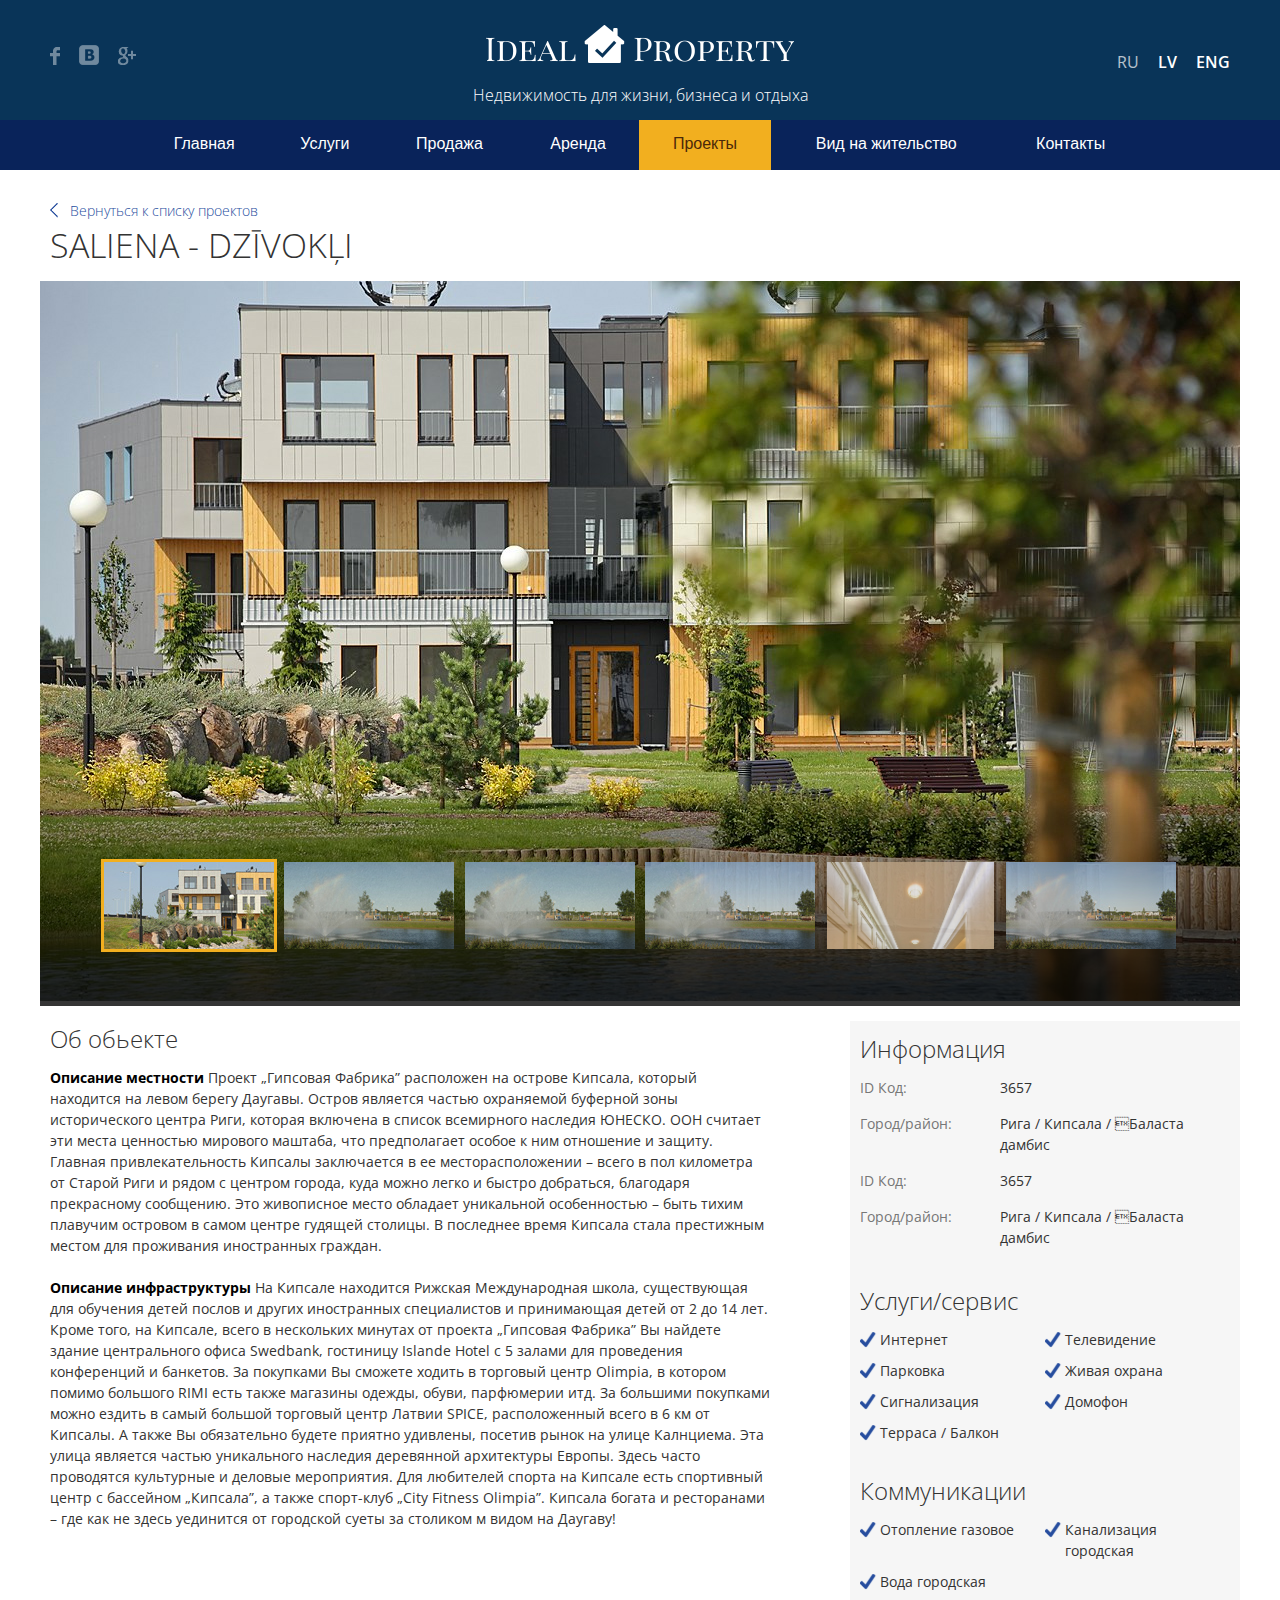
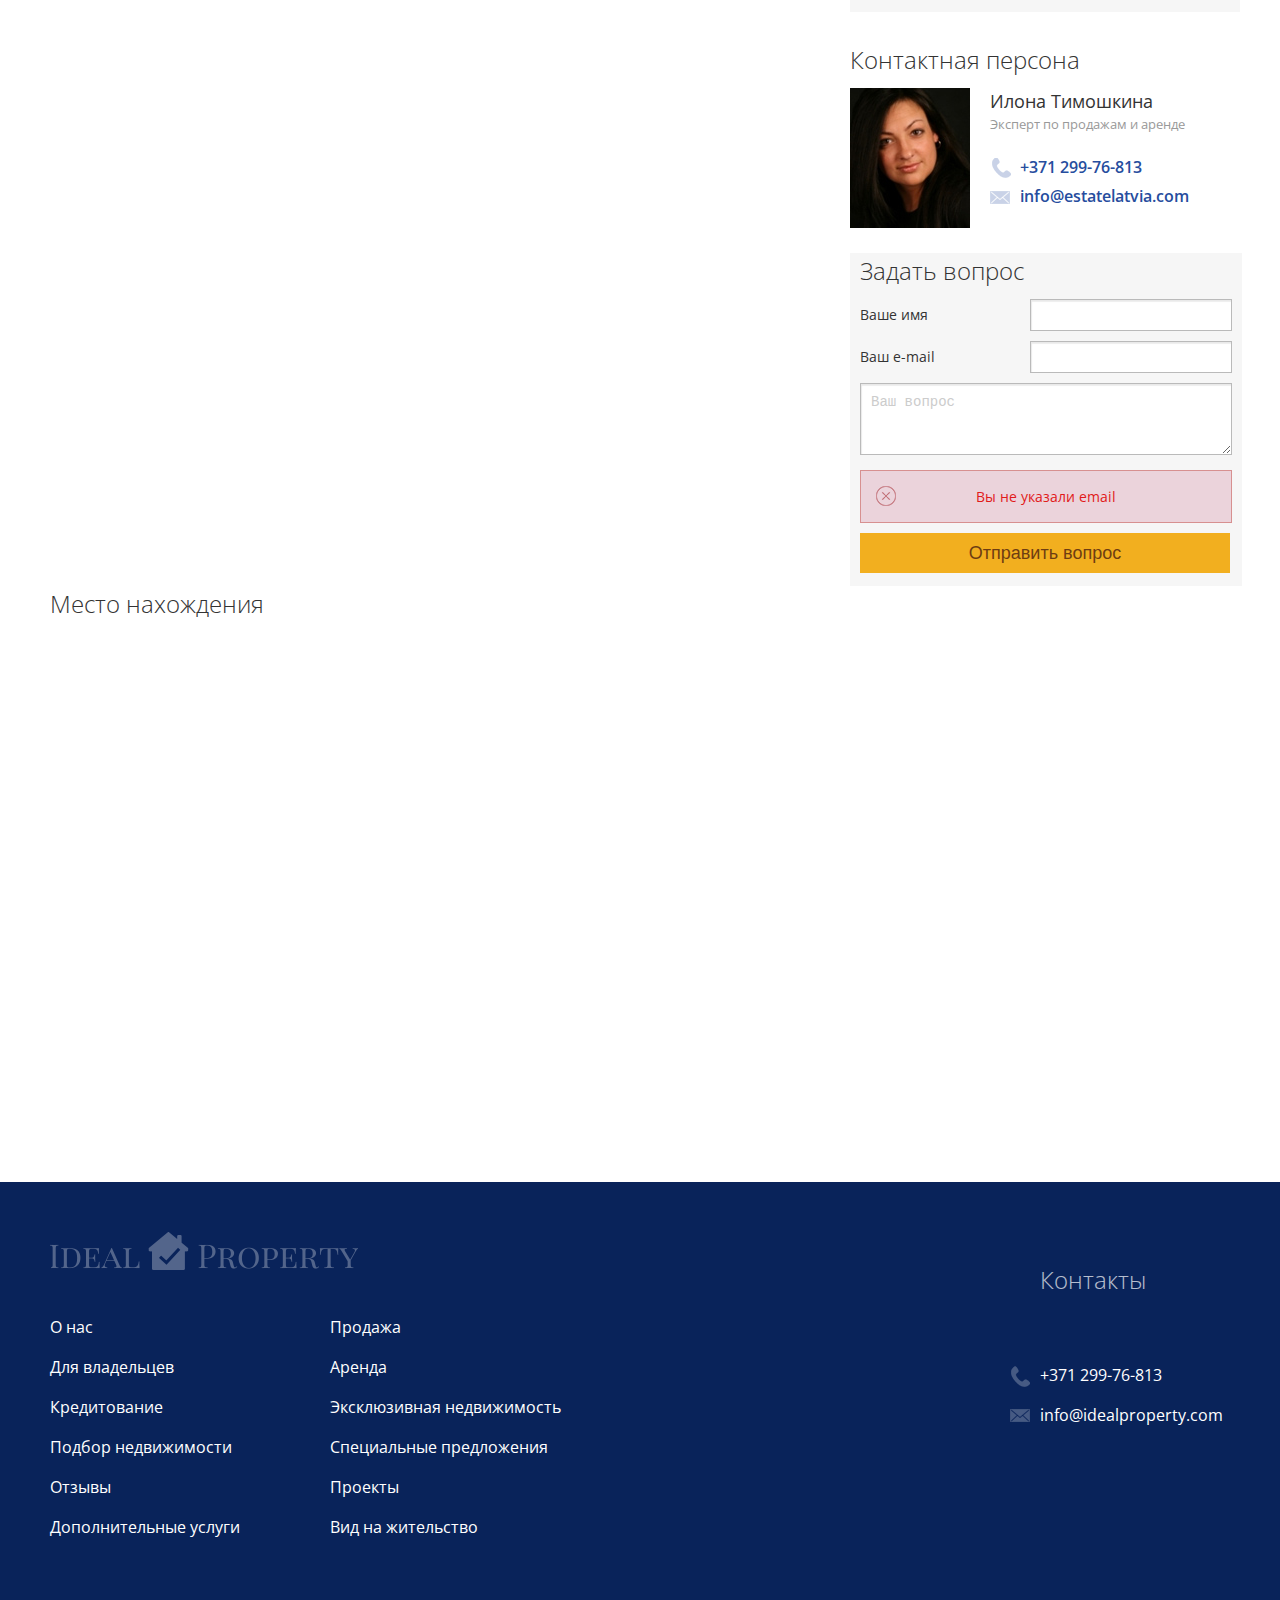
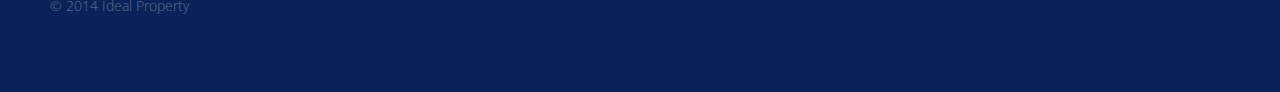
<file: object-inside.html>
<!DOCTYPE html>
<html lang="en">
<head>
    <script src="http://ajax.googleapis.com/ajax/libs/jquery/1.10.2/jquery.min.js"></script>
	<meta charset="utf-8">
	<meta http-equiv="X-UA-Compatible" content="IE=edge">
	<meta name="viewport" content="width=device-width, initial-scale=1.0">
	<meta name="description" content="">
	<meta name="author" content="">
	<title>Ideal Property</title>
    <link href='http://fonts.googleapis.com/css?family=Open+Sans:300,600,400&subset=cyrillic,latin,latin-ext' rel='stylesheet' type='text/css'>
	<link href="css/reset.css" rel="stylesheet">
	<link href="css/style.css" rel="stylesheet">
	<link rel="stylesheet" href="css/menu-effects.css" />
	<link rel="stylesheet" href="css/jquery.modal.css" type="text/css" media="screen" />

	
	<!-- HTML5 shim and Respond.js IE8 support of HTML5 elements and media queries -->
	<!--[if lt IE 9]>
	  <script src="https://oss.maxcdn.com/libs/html5shiv/3.7.0/html5shiv.js"></script>
	  <script src="https://oss.maxcdn.com/libs/respond.js/1.3.0/respond.min.js"></script>
	<![endif]-->
</head>

<body>
    
    <header>
        <div class="header-block">
            <div class="wrap">
                <ul class="social">
                    <a href="#"><li class="ico-facebook"></li></a>
                    <a href="#"><li class="ico-vk"></li></a>
                    <a href="#"><li class="ico-google"></li></a>
                </ul>
                <figure class="logo">
                    <div class="ico-logo"></div>
                    <figcaption>Недвижимость для жизни, бизнеса и отдыха</figcaption>
                </figure>
                <ul class="lang">
                    <li class="active">RU</li>
                    <li><a href="#">LV</a></li>
                    <li><a href="#">ENG</a></li>
                </ul>
            </div>
        </div>
        <nav>
            <ul class="menu">
                <li onclick=””><a href="#">Главная</a>
                    <ul class="submenu blind">
                        <li onclick=””><a href="#">О нас</a></li>
                        <li onclick=””><a href="#">Для владельцев</a></li>
                        <li onclick=””><a href="#">Кредитование</a></li>
                        <li onclick=””><a href="#">Подбор недвижимости</a></li>
                        <li onclick=””><a href="#">Отзывы</a></li>
                        <li onclick=””><a href="#">Дополнительные услуги</a></li>
                    </ul>
                </li>
                <li onclick=””><a href="#">Услуги</a>
                    <ul class="submenu blind">
                        <li onclick=””><a href="#">popping item 1</a></li>
                        <li onclick=””><a href="#">popping item 2</a></li>
                    </ul>
                </li>
                <li onclick=””><a href="#">Продажа</a></li>
                <li onclick=””><a href="#">Аренда</a></li>
                <li onclick=”” class="selected"><a href="#">Проекты</a></li>
                <li onclick=””><a href="#">Вид на жительство</a></li>
                <li onclick=””><a href="#">Контакты</a></li>
            </ul>
        </nav>
    </header>
    
    <div class="page-content single-page">
       <div class="wrap">
           <div class="project-inside">
                <a href="#" class="back-link">Вернуться к списку проектов</a>
               <h1>SALIENA - DZĪVOKĻI</h1>
               <div class="image-slider">
                    <div class="image"><img src="images/uploads/project-main-img.jpg" alt=""></div>
                    <div class="black-tint"></div>
                    <div class="thumbs">
                        <a href="#" class="back disabled"></a>
                        <a href="#" class="next"></a>
                        <ul>
                            <li class="selected"><img src="images/uploads/project-thumb1.jpg" alt=""></li>
                            <li><img src="images/uploads/project-thumb2.jpg" alt=""></li>
                            <li><img src="images/uploads/project-thumb2.jpg" alt=""></li>
                            <li>
                            <span class="helper">
                                <img src="images/uploads/project-thumb2.jpg" alt="">
                            </span>
                            </li>
                            <li>
                            <span class="helper">
                            <img src="images/uploads/project-main-img-v.jpg" alt=""></span></li>
                            <li><img src="images/uploads/project-thumb2.jpg" alt=""></li>
                        </ul>
                    </div>
                </div>
                
                <div class="content-left">
                    <h3>Об обьекте</h3>
                    <p>
                    <strong>Описание местности</strong>
Проект „Гипсовая Фабрика” расположен на острове Кипсала, который находится на левом берегу Даугавы. Остров является частью охраняемой буферной зоны исторического центра Риги, которая включена в список всемирного наследия ЮНЕСКО. ООН считает эти места ценностью мирового маштаба, что предполагает особое к ним отношение и защиту. Главная привлекательность Кипсалы заключается в ее месторасположении – всего в пол километра от Старой Риги и рядом с центром города, куда можно легко и быстро добраться, благодаря прекрасному сообщению. Это живописное место обладает уникальной особенностью – быть тихим плавучим островом в самом центре гудящей столицы. В последнее время Кипсала стала престижным местом для проживания иностранных граждан.
<br><br>
<strong>Описание инфраструктуры</strong>
На Кипсале находится Рижская Международная школа, существующая для обучения детей послов и других иностранных специалистов и принимающая детей от 2 до 14 лет. Кроме того, на Кипсале, всего в нескольких минутах от проекта „Гипсовая Фабрика” Вы найдете здание центрального офиса Swedbank, гостиницу Islande Hotel с 5 залами для проведения конференций и банкетов. За покупками Вы сможете ходить в торговый центр Olimpia, в котором помимо большого RIMI есть также магазины одежды, обуви, парфюмерии итд. За большими покупками можно ездить в самый большой торговый центр Латвии SPICE, расположенный всего в 6 км от Кипсалы. А также Вы обязательно будете приятно удивлены, посетив рынок на улице Калнциема. Эта улица является частью уникального наследия деревянной архитектуры Европы. Здесь часто проводятся культурные и деловые мероприятия. Для любителей спорта на Кипсале есть спортивный центр с бассейном „Кипсала”, а также спорт-клуб „City Fitness Olimpia”. Кипсала богата и ресторанами – где как не здесь уединится от городской суеты за столиком м видом на Даугаву!</p>
                </div>

                <div class="content-right">
                    <div class="info">
                        <h3>Информация</h3>
                    
                        <div class="item">
                            <div class="label">ID Код:</div>
                            <div class="desc">3657</div>
                        </div>
                        <div class="item">
                            <div class="label">Город/район:</div>
                            <div class="desc">Рига / Кипсала / Баласта дамбис</div>
                        </div>
                        <div class="item">
                            <div class="label">ID Код:</div>
                            <div class="desc">3657</div>
                        </div>
                        <div class="item">
                            <div class="label">Город/район:</div>
                            <div class="desc">Рига / Кипсала / Баласта дамбис</div>
                        </div>
                    
                    
                        <h3>Услуги/сервис</h3>
                        <ul class="utility">
                            <li>Интернет</li>
                            <li>Телевидение</li>
                            <li>Парковка</li>
                            <li>Живая охрана</li>
                            <li>Сигнализация</li>
                            <li>Домофон</li>
                            <li>Терраса / Балкон</li>
                        </ul>

                        <h3>Коммуникации</h3>
                        <ul class="utility">
                            <li>Отопление газовое</li>
                            <li>Канализация городская</li>
                            <li>Вода городская</li>
                        </ul>
                    
                    </div>
                    
                    <div class="right">
                        <h3>Контактная персона</h3>
                        <div class="contact-card">
                            <div class="photo">
                                <img src="images/uploads/user-photo.jpg" alt="">
                            </div>
                            <div class="details">
                                    <h4>Илона Тимошкина</h4>
                                    <em>Эксперт по продажам и аренде</em>
                                    <a href="" class="tel">+371 299-76-813</a>
                                    <a href="" class="mail">info@estatelatvia.com</a>
                            </div>
                        </div>
                        <div class="send-question">
                                <h3>Задать вопрос</h3>
                                <form action="">
                                    <fieldset>
                                        <div class="form-group">
                                            <label for=""><strong>Ваше имя</strong></label>
                                            <input type="text" name="name" id="">
                                        </div>
                                        <div class="form-group">
                                            <label for=""><strong>Ваш e-mail</strong></label>
                                            <input type="email" name="email" id="">
                                        </div>
                                        <textarea placeholder="Ваш вопрос"></textarea>                 <div class="error-indicator">
                                            Вы не указали email
                                        </div>
                                        <button>Отправить вопрос</button>
                                    </fieldset>
                                </form>
                        </div>
                    </div>
                    
                </div>
                
                <div class="map-block">
                        <h3>Место нахождения</h3>
                        <div class="map">
                            <iframe src="https://www.google.com/maps/embed?pb=!1m18!1m12!1m3!1d8700.556215952778!2d24.1308229773821!3d56.96355051978982!2m3!1f0!2f0!3f0!3m2!1i1024!2i768!4f13.1!3m3!1m2!1s0x46eecfca64730441%3A0x55c93d0312f43619!2sMiera+iela+15%2C+Centra+rajons%2C+R%C4%ABga%2C+LV-1001%2C+Latvia!5e0!3m2!1sen!2sus!4v1416321677261" width="1200" height="445" frameborder="0" style="border:0"></iframe>
                        </div>
                </div>
           </div>
                
           </div>
       </div> 
    </div>
    
    <footer>
        <div class="wrap">
        <div class="logo ico-logo"></div>
        <ul>
            <li class="col-1">
               <ul class="li-list">
                <li><a href="#">О нас</a></li>
                   <li><a href="#">Для владельцев</a></li>
                   <li><a href="#">Кредитование</a></li>
                   <li><a href="#">Подбор недвижимости</a></li>
                   <li><a href="#">Отзывы</a></li>
                   <li><a href="#">Дополнительные услуги</a></li>
               </ul>   
            </li>
            <li class="col-1">
               <ul class="li-list">
                <li><a href="#">Продажа</a></li>
                   <li><a href="#">Аренда</a></li>
                   <li><a href="#">Эксклюзивная недвижимость</a></li>
                   <li><a href="#">Специальные предложения</a></li>
                   <li><a href="#">Проекты</a></li>
                   <li><a href="#">Вид на жительство</a></li>
               </ul>  
            </li>
        </ul>
        <div class="contacts">
            <h2>Контакты</h2>
            <ul>
                <li class="tel"><a href="">+371 299-76-813</a></li>
                <li class="mail"><a href="mailto:info@idealproperty.com">info@idealproperty.com</a></li>
            </ul>
        </div>
        <p>© 2014 Ideal Property</p>
        </div>
    </footer>
    
<!--js-->
<script src="js/menu-effects.js" type="text/javascript"></script>
<script src="js/stickySidebar.js"></script>		
<script>
		$(document).ready(function() {
	
			$.lockfixed("#sidebar .menu",{offset: {top: 10, bottom: 600}});
		
		});
</script>
<script>
    $(document).ready(function() {
    $(".tabs-menu a").click(function(event) {
        event.preventDefault();
        $(this).parent().addClass("current");
        $(this).parent().siblings().removeClass("current");
        var tab = $(this).attr("href");
        $(".tab-content").not(tab).css("display", "none");
        $(tab).fadeIn();
    });
});
</script>
</body>
</html>
</file>
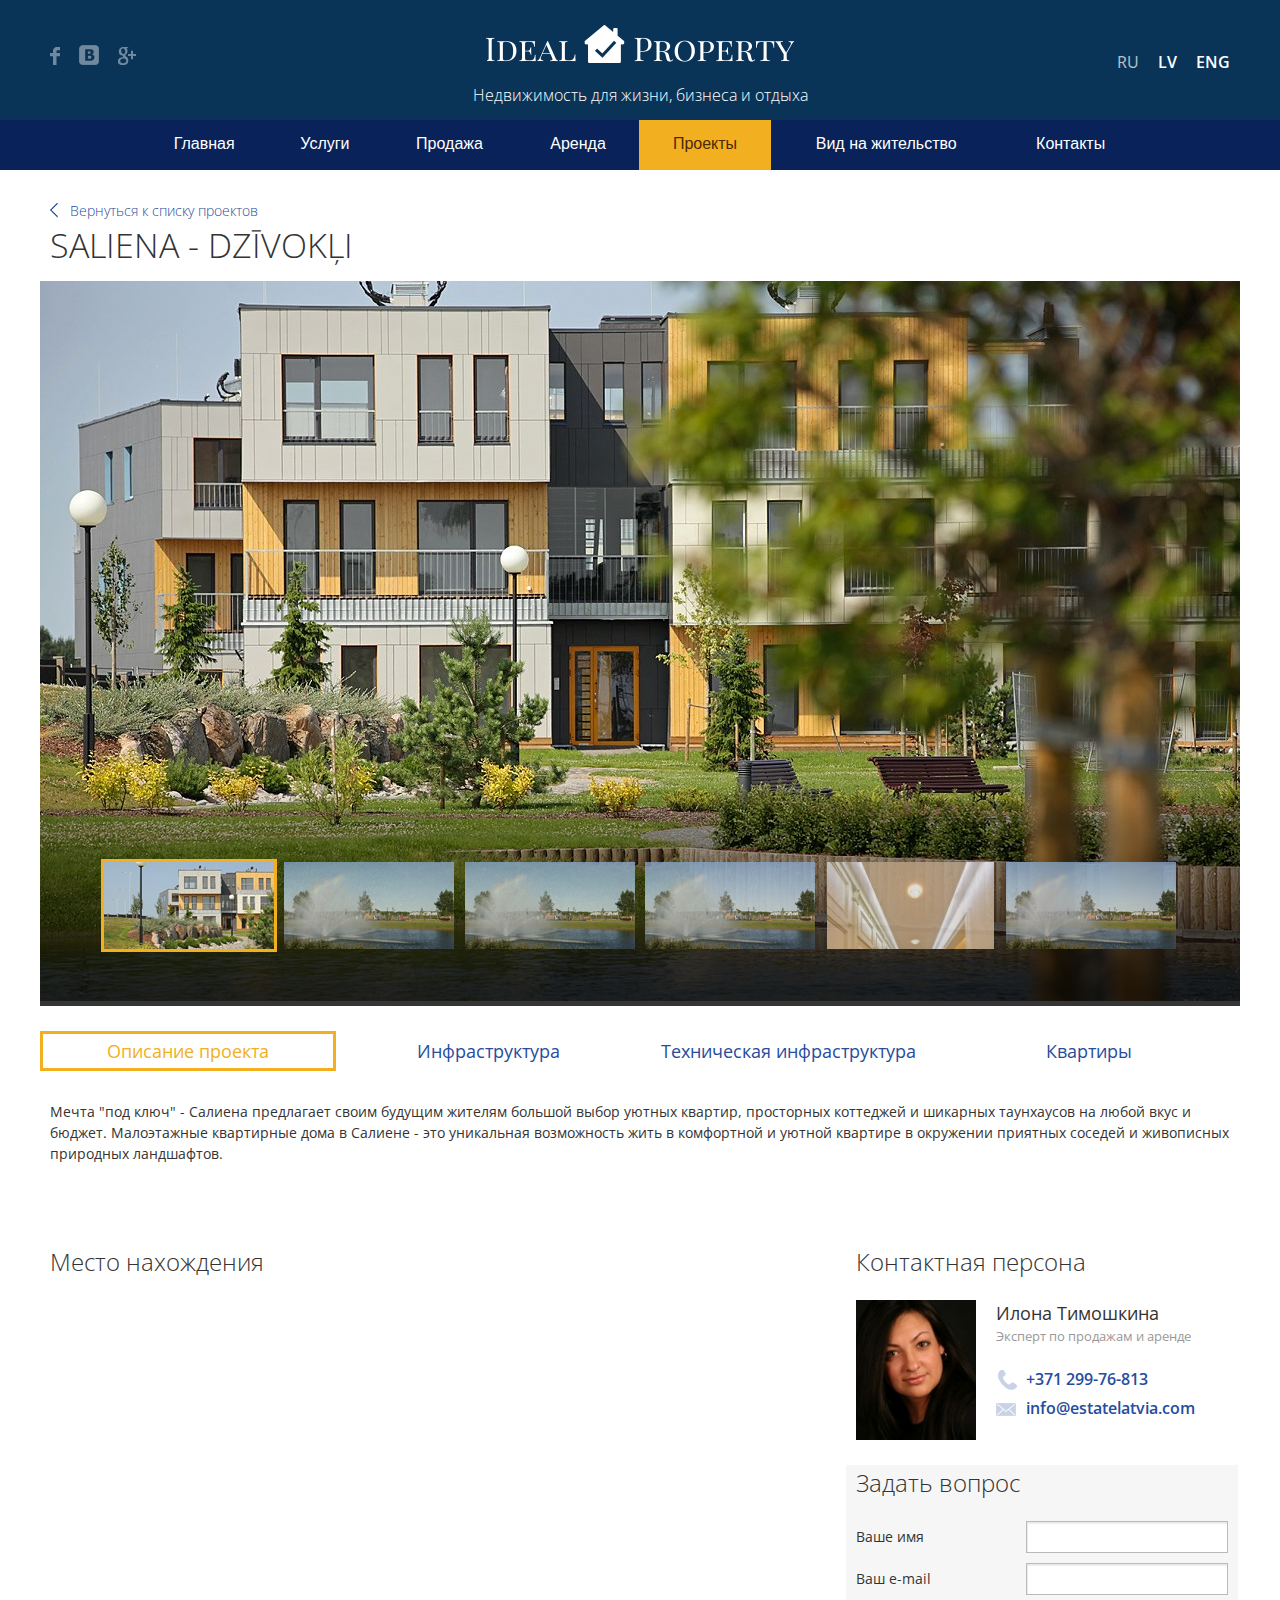
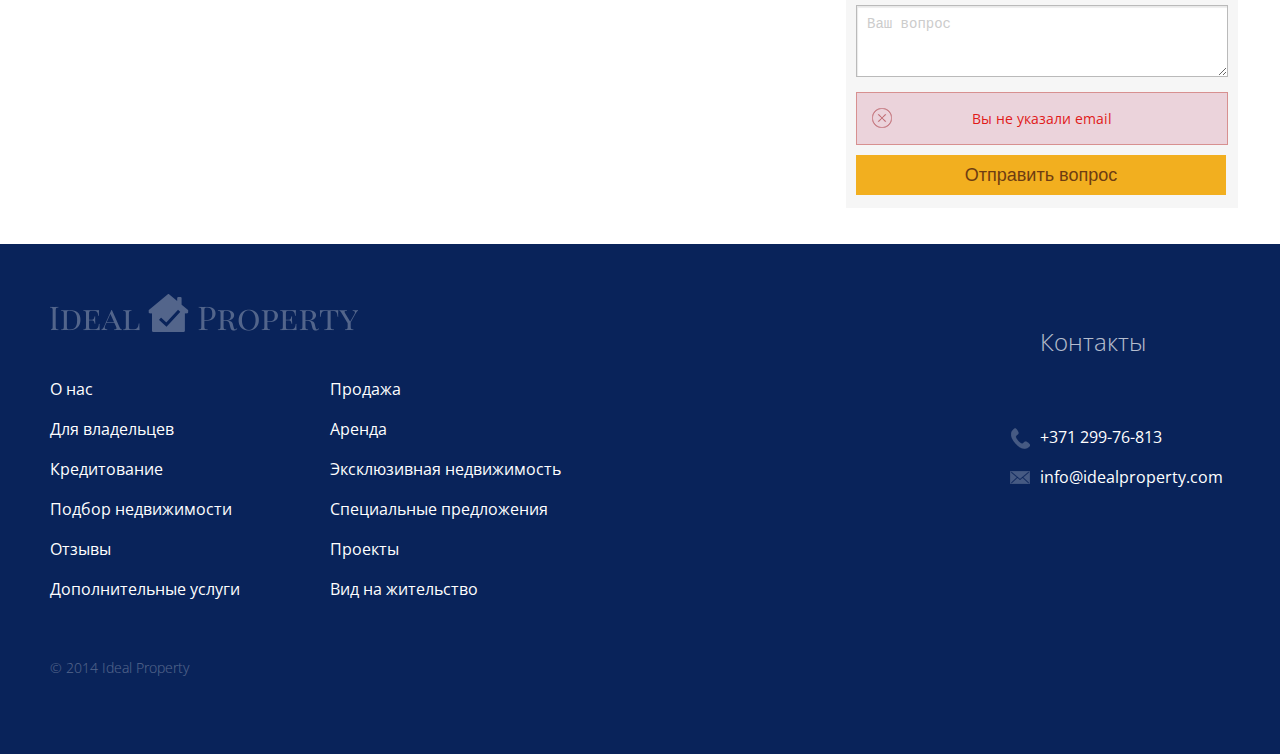
<file: projects-inside.html>
<!DOCTYPE html>
<html lang="en">
<head>
    <script src="http://ajax.googleapis.com/ajax/libs/jquery/1.10.2/jquery.min.js"></script>
	<meta charset="utf-8">
	<meta http-equiv="X-UA-Compatible" content="IE=edge">
	<meta name="viewport" content="width=device-width, initial-scale=1.0">
	<meta name="description" content="">
	<meta name="author" content="">
	<title>Ideal Property</title>
    <link href='http://fonts.googleapis.com/css?family=Open+Sans:300,600,400&subset=cyrillic,latin,latin-ext' rel='stylesheet' type='text/css'>
	<link href="css/reset.css" rel="stylesheet">
	<link href="css/style.css" rel="stylesheet">
	<link rel="stylesheet" href="css/menu-effects.css" />
	<link rel="stylesheet" href="css/jquery.modal.css" type="text/css" media="screen" />
    <script src="js/trunk8.js"></script>
	
	<!-- HTML5 shim and Respond.js IE8 support of HTML5 elements and media queries -->
	<!--[if lt IE 9]>
	  <script src="https://oss.maxcdn.com/libs/html5shiv/3.7.0/html5shiv.js"></script>
	  <script src="https://oss.maxcdn.com/libs/respond.js/1.3.0/respond.min.js"></script>
	<![endif]-->
</head>

<body>
    
    <header>
        <div class="header-block">
            <div class="wrap">
                <ul class="social">
                    <a href="#"><li class="ico-facebook"></li></a>
                    <a href="#"><li class="ico-vk"></li></a>
                    <a href="#"><li class="ico-google"></li></a>
                </ul>
                <figure class="logo">
                    <div class="ico-logo"></div>
                    <figcaption>Недвижимость для жизни, бизнеса и отдыха</figcaption>
                </figure>
                <ul class="lang">
                    <li class="active">RU</li>
                    <li><a href="#">LV</a></li>
                    <li><a href="#">ENG</a></li>
                </ul>
            </div>
        </div>
        <nav>
            <ul class="menu">
                <li onclick=””><a href="#">Главная</a>
                    <ul class="submenu blind">
                        <li onclick=””><a href="#">О нас</a></li>
                        <li onclick=””><a href="#">Для владельцев</a></li>
                        <li onclick=””><a href="#">Кредитование</a></li>
                        <li onclick=””><a href="#">Подбор недвижимости</a></li>
                        <li onclick=””><a href="#">Отзывы</a></li>
                        <li onclick=””><a href="#">Дополнительные услуги</a></li>
                    </ul>
                </li>
                <li onclick=””><a href="#">Услуги</a>
                    <ul class="submenu blind">
                        <li onclick=””><a href="#">popping item 1</a></li>
                        <li onclick=””><a href="#">popping item 2</a></li>
                    </ul>
                </li>
                <li onclick=””><a href="#">Продажа</a></li>
                <li onclick=””><a href="#">Аренда</a></li>
                <li onclick=”” class="selected"><a href="#">Проекты</a></li>
                <li onclick=””><a href="#">Вид на жительство</a></li>
                <li onclick=””><a href="#">Контакты</a></li>
            </ul>
        </nav>
    </header>
    
    <div class="page-content single-page">
       <div class="wrap">
           <div class="project-inside">
                <a href="#" class="back-link">Вернуться к списку проектов</a>
               <h1>SALIENA - DZĪVOKĻI</h1>
               <div class="image-slider">
                    <div class="image"><img src="images/uploads/project-main-img.jpg" alt=""></div>
                    <div class="black-tint"></div>
                    <div class="thumbs">
                        <a href="#" class="back disabled"></a>
                        <a href="#" class="next"></a>
                        <ul>
                            <li class="selected"><img src="images/uploads/project-thumb1.jpg" alt=""></li>
                            <li><img src="images/uploads/project-thumb2.jpg" alt=""></li>
                            <li><img src="images/uploads/project-thumb2.jpg" alt=""></li>
                            <li>
                            <span class="helper">
                                <img src="images/uploads/project-thumb2.jpg" alt="">
                            </span>
                            </li>
                            <li>
                            <span class="helper">
                            <img src="images/uploads/project-main-img-v.jpg" alt=""></span></li>
                            <li><img src="images/uploads/project-thumb2.jpg" alt=""></li>
                        </ul>
                    </div>
                </div>
                
                <div id="tabs-container">
                    <ul class="tabs-menu">
                        <li class="current"><a href="#tab-1">Описание проекта</a></li>
                        <li><a href="#tab-2">Инфраструктура</a></li>
                        <li><a href="#tab-3">Техническая инфраструктура</a></li>
                        <li><a href="#tab-4">Квартиры</a></li>
                    </ul>
                    <div class="tab">
                        <div id="tab-1" class="tab-content">
                            <p>Мечта "под ключ" - Салиена предлагает своим будущим жителям большой выбор уютных квартир, просторных коттеджей и шикарных таунхаусов на любой вкус и бюджет.

Малоэтажные квартирные дома в Салиене - это уникальная возможность жить в комфортной и уютной квартире в окружении приятных соседей и живописных природных ландшафтов.</p>
                        </div>
                        <div id="tab-2" class="tab-content">
                            <p>Donec semper dictum sem, quis pretium sem malesuada non. Proin venenatis orci vel nisl porta sollicitudin. Pellentesque sit amet massa et orci malesuada facilisis vel vel lectus. Etiam tristique volutpat auctor. Morbi nec massa eget sem ultricies fermentum id ut ligula. Praesent aliquet adipiscing dictum. Suspendisse dignissim dui tortor. Integer faucibus interdum justo, mattis commodo elit tempor id. Quisque ut orci orci, sit amet mattis nulla. Suspendisse quam diam, feugiat at ullamcorper eget, sagittis sed eros. Proin tortor tellus, pulvinar at imperdiet in, egestas sed nisl. Aenean tempor neque ut felis dignissim ac congue felis viverra. </p>

                        </div>
                        <div id="tab-3" class="tab-content">
                            <p>Duis egestas fermentum ipsum et commodo. Proin bibendum consectetur elit, hendrerit porta mi dictum eu. Vestibulum adipiscing euismod laoreet. Vivamus lobortis tortor a odio consectetur pulvinar. Proin blandit ornare eros dictum fermentum. Class aptent taciti sociosqu ad litora torquent per conubia nostra, per inceptos himenaeos. Curabitur laoreet, ante aliquet molestie laoreet, lectus odio fringilla purus, id porttitor erat velit vitae mi. Nullam posuere nunc ut justo sollicitudin interdum. Donec suscipit eros nec leo condimentum fermentum. Nunc quis libero massa. Integer tempus laoreet lectus id interdum. Integer facilisis egestas dui at convallis. Praesent elementum nisl et erat iaculis a blandit ligula mollis. Vestibulum vitae risus dui, nec sagittis arcu. Nullam tortor enim, placerat quis eleifend in, viverra ac lacus. Ut aliquam sapien ut metus hendrerit auctor dapibus justo porta. </p>
                        </div>
                        <div id="tab-4" class="tab-content">
                            <ul class="object-list columns-4">
                                <li class="object-item">
                                    <div class="badge badge-exclusive">
                                        Эксклюзивная недвижимость
                                    </div>
                                    <a href="#"><img src="images/uploads/object1.jpg" alt="Garden Apartaments"></a>
                                    <h3><a href="#">Улица К. Барона 64</a></h3>
                                    <span class="city">Рига</span>
                                    <div class="object-info">
                                        <div class="rooms">
                                            <span class="label">Комнаты:</span>
                                            <span class="value">4</span>
                                        </div>
                                        <div class="levels">
                                            <span class="label">Этаж:</span>
                                            <span class="value">4<em>/5</em></span>
                                        </div>
                                        <div class="square">
                                            <span class="label">Площадь:</span>
                                            <span class="value">121 м&sup2;</span>
                                        </div>
                                    </div>
                                    <div class="id">ID 21108</div>
                                    <div class="price">2 340 000 EUR</div>
                                </li>

                                <li class="object-item">
                                    <a href="#"><img src="images/uploads/object2.jpg" alt="Garden Apartaments"></a>
                                    <h3><a href="#">Баласта дамбис</a></h3>
                                    <span class="city">Рига</span>
                                    <div class="object-info">
                                        <div class="rooms">
                                            <span class="label">Комнаты:</span>
                                            <span class="value">4</span>
                                        </div>
                                        <div class="levels">
                                            <span class="label">Этаж:</span>
                                            <span class="value">4<em>/5</em></span>
                                        </div>
                                        <div class="square">
                                            <span class="label">Площадь:</span>
                                            <span class="value">121 м&sup2;</span>
                                        </div>
                                    </div>
                                    <div class="id">ID 21108</div>
                                    <div class="price">2 340 000 EUR</div>
                                </li>

                                <li class="object-item">
                                    <div class="badge badge-promotion">
                                        Специальное предложение
                                    </div>
                                    <a href="#"><img src="images/uploads/object3.jpg" alt="Garden Apartaments"></a>
                                    <h3><a href="#">УЛИЦА ГЕРТРУДЕС</a></h3>
                                    <span class="city">Рига</span>
                                    <div class="object-info">
                                        <div class="rooms">
                                            <span class="label">Комнаты:</span>
                                            <span class="value">4</span>
                                        </div>
                                        <div class="levels">
                                            <span class="label">Этаж:</span>
                                            <span class="value">4<em>/5</em></span>
                                        </div>
                                        <div class="square">
                                            <span class="label">Площадь:</span>
                                            <span class="value">121 м&sup2;</span>
                                        </div>
                                    </div>
                                    <div class="id">ID 21108</div>
                                    <div class="price">2 340 000 EUR</div>
                                </li>

                                <li class="object-item">
                                    <a href="#"><img src="images/uploads/object4.jpg" alt="Garden Apartaments"></a>
                                    <h3><a href="#">Улица Вилюма, Дзинтари</a></h3>
                                    <span class="city">Юрмала</span>
                                    <div class="object-info">
                                        <div class="rooms">
                                            <span class="label">Комнаты:</span>
                                            <span class="value">5</span>
                                        </div>
                                        <div class="levels">
                                            <span class="label">Этаж:</span>
                                            <span class="value">2<em></em></span>
                                        </div>
                                        <div class="square">
                                            <span class="label">Площадь:</span>
                                            <span class="value">318.9 м&sup2;</span>
                                        </div>
                                    </div>
                                    <div class="id">ID 21108</div>
                                    <div class="price">1 340 000 EUR</div>
                                </li>

                                <li class="object-item">
                                    <a href="#"><img src="images/uploads/object5.jpg" alt="Garden Apartaments"></a>
                                    <h3><a href="#">Улица К. Барона 64</a></h3>
                                    <span class="city">Рига</span>
                                    <div class="object-info">
                                        <div class="rooms">
                                            <span class="label">Комнаты:</span>
                                            <span class="value">4</span>
                                        </div>
                                        <div class="levels">
                                            <span class="label">Этаж:</span>
                                            <span class="value">4<em>/5</em></span>
                                        </div>
                                        <div class="square">
                                            <span class="label">Площадь:</span>
                                            <span class="value">121 м&sup2;</span>
                                        </div>
                                    </div>
                                    <div class="id">ID 21108</div>
                                    <div class="price">2 340 000 EUR</div>
                                </li>
                            </ul>
                        </div>
                    </div>
                </div>
                
                <div class="contacts">
                    <div class="left">
                        <h3>Место нахождения</h3>
                        <div class="map">
                            <iframe src="https://www.google.com/maps/embed?pb=!1m18!1m12!1m3!1d8700.556215952778!2d24.1308229773821!3d56.96355051978982!2m3!1f0!2f0!3f0!3m2!1i1024!2i768!4f13.1!3m3!1m2!1s0x46eecfca64730441%3A0x55c93d0312f43619!2sMiera+iela+15%2C+Centra+rajons%2C+R%C4%ABga%2C+LV-1001%2C+Latvia!5e0!3m2!1sen!2sus!4v1416321677261" width="700" height="445" frameborder="0" style="border:0"></iframe>
                        </div>
                    </div>
                    <div class="right">
                        <h3>Контактная персона</h3>
                        <div class="contact-card">
                            <div class="photo">
                                <img src="images/uploads/user-photo.jpg" alt="">
                            </div>
                            <div class="details">
                                    <h4>Илона Тимошкина</h4>
                                    <em>Эксперт по продажам и аренде</em>
                                    <a href="" class="tel">+371 299-76-813</a>
                                    <a href="" class="mail">info@estatelatvia.com</a>
                            </div>
                        </div>
                        <div class="send-question">
                                <h3>Задать вопрос</h3>
                                <form action="">
                                    <fieldset>
                                        <div class="form-group">
                                            <label for=""><strong>Ваше имя</strong></label>
                                            <input type="text" name="name" id="">
                                        </div>
                                        <div class="form-group">
                                            <label for=""><strong>Ваш e-mail</strong></label>
                                            <input type="email" name="email" id="">
                                        </div>
                                        <textarea placeholder="Ваш вопрос"></textarea>                 <div class="error-indicator">
                                            Вы не указали email
                                        </div>
                                        <button>Отправить вопрос</button>
                                    </fieldset>
                                </form>
                        </div>
                    </div>
                </div>
           </div>
                
           </div>
       </div> 
    </div>
    
    <footer>
        <div class="wrap">
        <div class="logo ico-logo"></div>
        <ul>
            <li class="col-1">
               <ul class="li-list">
                <li><a href="#">О нас</a></li>
                   <li><a href="#">Для владельцев</a></li>
                   <li><a href="#">Кредитование</a></li>
                   <li><a href="#">Подбор недвижимости</a></li>
                   <li><a href="#">Отзывы</a></li>
                   <li><a href="#">Дополнительные услуги</a></li>
               </ul>   
            </li>
            <li class="col-1">
               <ul class="li-list">
                <li><a href="#">Продажа</a></li>
                   <li><a href="#">Аренда</a></li>
                   <li><a href="#">Эксклюзивная недвижимость</a></li>
                   <li><a href="#">Специальные предложения</a></li>
                   <li><a href="#">Проекты</a></li>
                   <li><a href="#">Вид на жительство</a></li>
               </ul>  
            </li>
        </ul>
        <div class="contacts">
            <h2>Контакты</h2>
            <ul>
                <li class="tel"><a href="">+371 299-76-813</a></li>
                <li class="mail"><a href="mailto:info@idealproperty.com">info@idealproperty.com</a></li>
            </ul>
        </div>
        <p>© 2014 Ideal Property</p>
        </div>
    </footer>
    
<!--js-->
<script src="js/menu-effects.js" type="text/javascript"></script>
<script src="js/stickySidebar.js"></script>		
<script>
		$(document).ready(function() {
	
			$.lockfixed("#sidebar .menu",{offset: {top: 10, bottom: 600}});
            
            $('.object-name').trunk8({
                    lines: 2
            });
		});
</script>
<script>
    $(document).ready(function() {
    $(".tabs-menu a").click(function(event) {
        event.preventDefault();
        $(this).parent().addClass("current");
        $(this).parent().siblings().removeClass("current");
        var tab = $(this).attr("href");
        $(".tab-content").not(tab).css("display", "none");
        $(tab).fadeIn();
    });
});
</script>

</body>
</html>
</file>
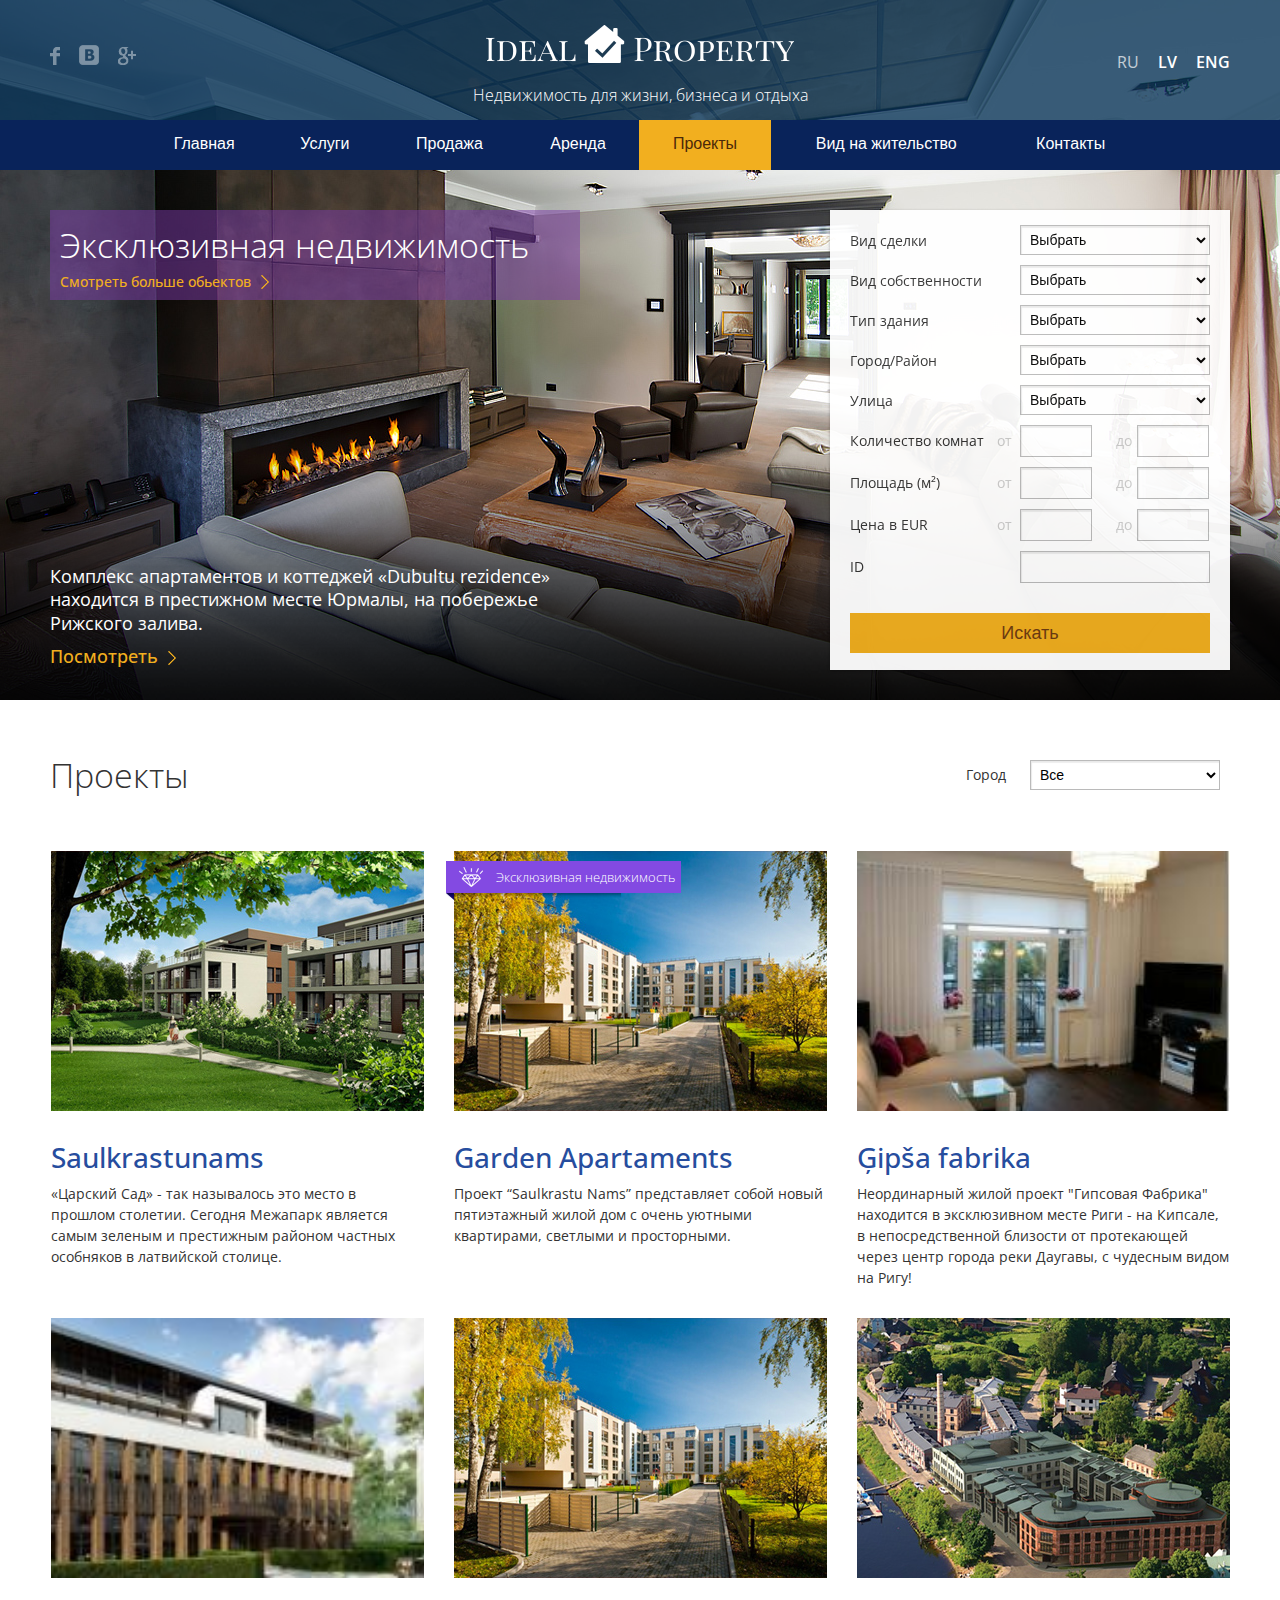
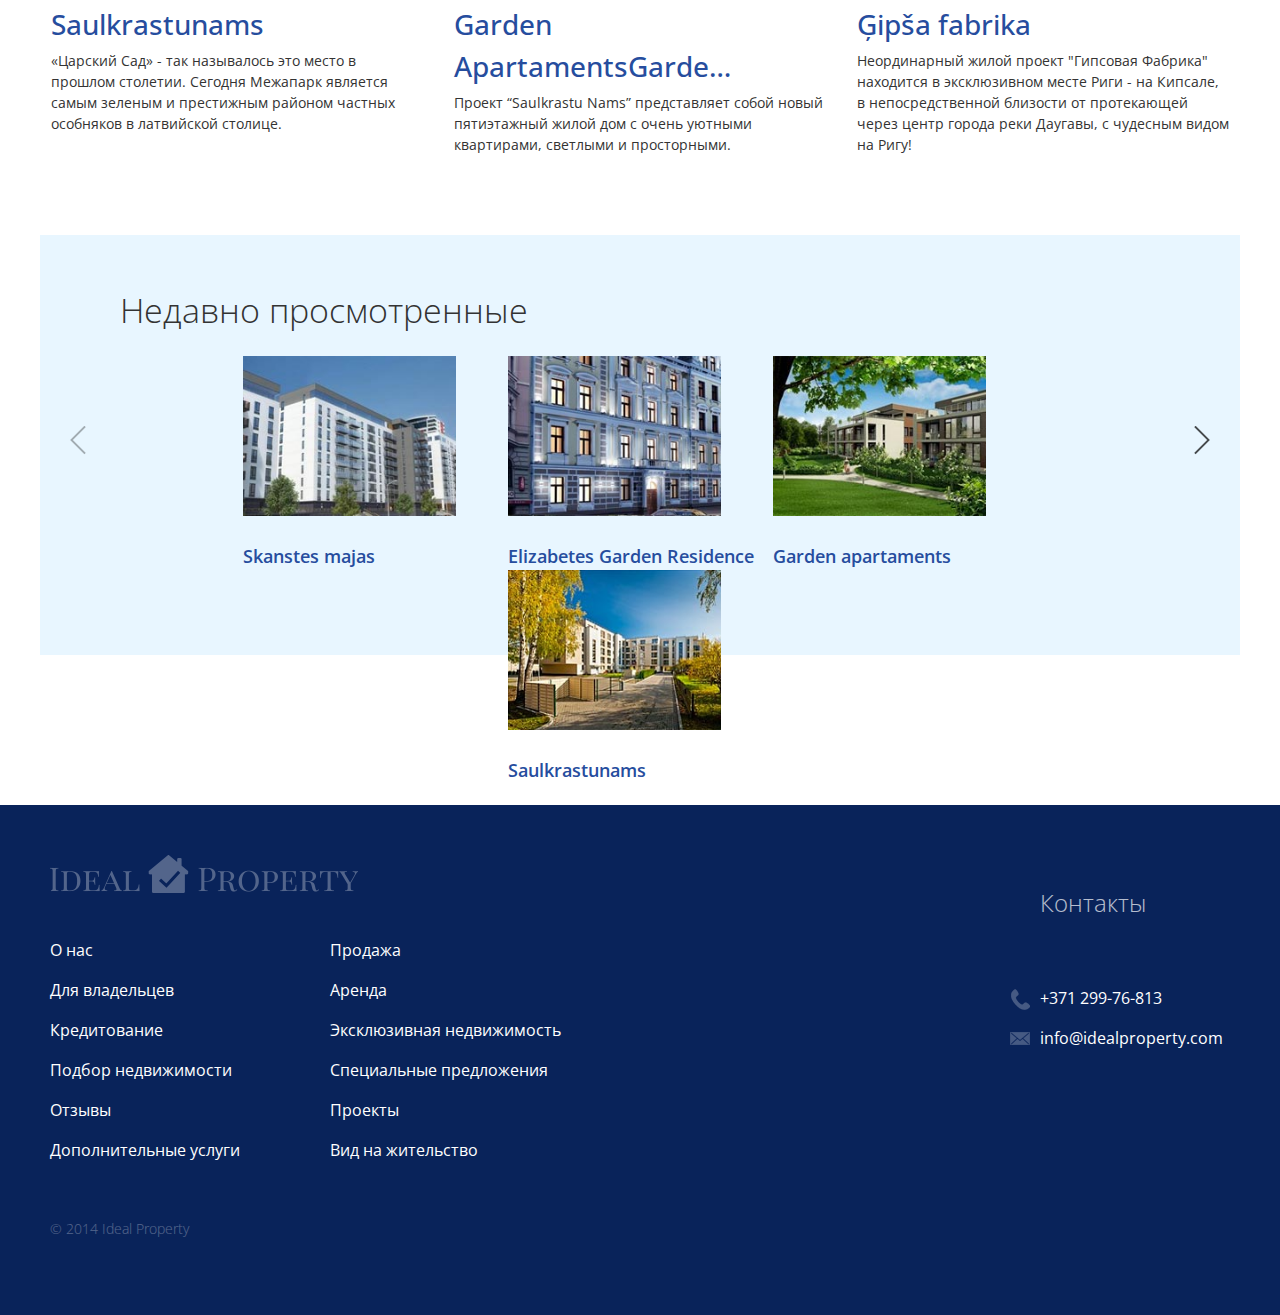
<file: projects.html>
<!DOCTYPE html>
<html lang="en">
<head>
    <script src="http://ajax.googleapis.com/ajax/libs/jquery/1.10.2/jquery.min.js"></script>
	<meta charset="utf-8">
	<meta http-equiv="X-UA-Compatible" content="IE=edge">
	<meta name="viewport" content="width=device-width, initial-scale=1.0">
	<meta name="description" content="">
	<meta name="author" content="">
	<title>Ideal Property</title>
    <link href='http://fonts.googleapis.com/css?family=Open+Sans:300,600,400&subset=cyrillic,latin,latin-ext' rel='stylesheet' type='text/css'>
	<link href="css/reset.css" rel="stylesheet">
	<link href="css/style.css" rel="stylesheet">
	<link rel="stylesheet" href="css/menu-effects.css" />
	<link rel="stylesheet" href="css/jquery.modal.css" type="text/css" media="screen" />
	<link rel="stylesheet" href="css/polyfill.object-fit.css" >
    <script src="js/trunk8.js"></script>
	
	<!-- HTML5 shim and Respond.js IE8 support of HTML5 elements and media queries -->
	<!--[if lt IE 9]>
	  <script src="https://oss.maxcdn.com/libs/html5shiv/3.7.0/html5shiv.js"></script>
	  <script src="https://oss.maxcdn.com/libs/respond.js/1.3.0/respond.min.js"></script>
	<![endif]-->
</head>

<body>
    
    <header style="background-image:url(images/uploads/estate-photo.jpg);">
        <div class="black-tint"></div>
        <div class="header-block transparent-bg">
            <div class="wrap">
                <ul class="social">
                    <a href="#"><li class="ico-facebook"></li></a>
                    <a href="#"><li class="ico-vk"></li></a>
                    <a href="#"><li class="ico-google"></li></a>
                </ul>
                <figure class="logo">
                    <div class="ico-logo"></div>
                    <figcaption>Недвижимость для жизни, бизнеса и отдыха</figcaption>
                </figure>
                <ul class="lang">
                    <li class="active">RU</li>
                    <li><a href="#">LV</a></li>
                    <li><a href="#">ENG</a></li>
                </ul>
            </div>
        </div>
        <nav>
            <ul class="menu">
                <li onclick=””><a href="#">Главная</a>
                    <ul class="submenu blind">
                        <li onclick=””><a href="#">О нас</a></li>
                        <li onclick=””><a href="#">Для владельцев</a></li>
                        <li onclick=””><a href="#">Кредитование</a></li>
                        <li onclick=””><a href="#">Подбор недвижимости</a></li>
                        <li onclick=””><a href="#">Отзывы</a></li>
                        <li onclick=””><a href="#">Дополнительные услуги</a></li>
                    </ul>
                </li>
                <li onclick=””><a href="#">Услуги</a>
                    <ul class="submenu blind">
                        <li onclick=””><a href="#">popping item 1</a></li>
                        <li onclick=””><a href="#">popping item 2</a></li>
                    </ul>
                </li>
                <li onclick=””><a href="#">Продажа</a></li>
                <li onclick=””><a href="#">Аренда</a></li>
                <li onclick=”” class="selected"><a href="#">Проекты</a></li>
                <li onclick=””><a href="#">Вид на жительство</a></li>
                <li onclick=””><a href="#">Контакты</a></li>
            </ul>
        </nav>
        <section class="banner-slider">
            <div class="content-area">
                <div class="type">
                    <div class="bg exclusive"></div>
                    <h1>Эксклюзивная недвижимость</h1>
                    <a href="" class="more">Смотреть больше обьектов</a>
                </div>
                <a class="next" href="#"></a>
                <a class="back disabled" href="#"></a>
                <div class="description">
                    <p>Комплекс апартаментов и коттеджей «Dubultu rezidence» находится в престижном месте Юрмалы, на побережье Рижского залива.</p>
                    <a href="#" class="more">Посмотреть</a>
                </div>
            </div>
            <div class="search">
                <form action="">
                    <fieldset>
                        <div class="form-group-drop">
                            <label for="">Вид сделки</label>
                            <select name="" id="">
                                <option value="" disabled selected>Выбрать</option>
                                <option value=""></option>
                                <option value=""></option>
                            </select>
                        </div>
                        <div class="form-group-drop">
                            <label for="">Вид собственности</label>
                            <select name="" id="">
                                <option value="" disabled selected>Выбрать</option>
                                <option value=""></option>
                                <option value=""></option>
                            </select>
                        </div>
                       <div class="form-group-drop">
                            <label for="">Тип здания</label>
                            <select name="" id="">
                                <option value="" disabled selected>Выбрать</option>
                                <option value=""></option>
                                <option value=""></option>
                            </select>
                        </div>
                       <div class="form-group-drop">
                            <label for="">Город/Район</label>
                            <select name="" id="">
                                <option value="" disabled selected>Выбрать</option>
                                <option value=""></option>
                                <option value=""></option>
                            </select>
                        </div>
                       <div class="form-group-drop">
                            <label for="">Улица</label>
                            <select name="" id="">
                                <option value="" disabled selected>Выбрать</option>
                                <option value=""></option>
                                <option value=""></option>
                            </select>
                        </div>
                        <div class="form-group-range">
                            <label for="">Количество комнат</label>
                            <label for="" class="from">от</label>
                            <input type="text" name="from" id="">
                            
                            <label for="" class="to">до</label>
                            <input type="text" class="to" name="to" id="">
                            
                        </div>
                        <div class="form-group-range">
                            <label for="">Площадь (м&sup2;)</label>
                            <label for="" class="from">от</label>
                            <input type="text" name="from" id="">
                            <label for="" class="to">до</label>
                            <input type="text" class="to" name="to" id="">
                        </div>
                        <div class="form-group-range">
                            <label for="">Цена в EUR</label>
                            <label for="" class="from">от</label>
                            <input type="text" name="from" id="">
                            <label for="" class="to">до</label>
                            <input type="text" class="to" name="to" id="">
                        </div>
                        <div class="form-group">
                            <label for=""><strong>ID</strong></label>
                            <input type="text" name="ID" id="">
                        </div>
                        
                        <button>Искать</button>
                    </fieldset>
                </form>
            </div>
        </section>
    </header>
    
    <div class="page-content">
       <div class="wrap">
           <div class="projects">
               <h1>Проекты</h1>
               <div class="form-group-drop">
                    <label for="">Город</label>
                    <select name="" id="">
                        <option value="" disabled selected>Все</option>
                        <option value="">Рига</option>
                        <option value="">Юрмала</option>
                    </select>
                </div>
                
                <ul class="project-list columns-3">
                    <li class="project-item">
                        <a href="#"><img src="images/uploads/project-item1.jpg" alt="Garden Apartaments"></a>
                        <h3><a href="#">Saulkrastunams</a></h3>
                        <p>
                            «Царский Сад» - так называлось это место в прошлом столетии. Сегодня Межапарк является самым зеленым и престижным районом частных особняков в латвийской столице.
                        </p>
                    </li>

                    <li class="project-item">
                        <div class="badge badge-exclusive">
                            Эксклюзивная недвижимость
                        </div>
                        <a href="#"><img src="images/uploads/project-item2.jpg" alt="Garden Apartaments"></a>
                        <h3><a href="#">Garden Apartaments</a></h3>
                        <p>
                            Проект “Saulkrastu Nams” представляет собой новый пятиэтажный жилой дом с очень уютными квартирами, светлыми и просторными.
                        </p>
                    </li>

                    <li class="project-item">
                        <a href="#"><img src="images/uploads/test1.jpg" alt="Garden Apartaments"></a>
                        <h3><a href="">Ģipša fabrika</a></h3>
                        <p>
                           Неординарный жилой проект "Гипсовая Фабрика" находится в эксклюзивном месте Риги - на Кипсале, в непосредственной близости от протекающей через центр города реки Даугавы, с чудесным видом на Ригу!
                        </p>
                    </li>
                    
                    <li class="project-item zoom-images">
                        <a href="#"><img src="images/uploads/test2.jpg" alt="Garden Apartaments"></a>
                        <h3><a href="#">Saulkrastunams</a></h3>
                        <p>
                            «Царский Сад» - так называлось это место в прошлом столетии. Сегодня Межапарк является самым зеленым и престижным районом частных особняков в латвийской столице.
                        </p>
                    </li>

                    <li class="project-item zoom-images">
                        <a href="#"><img src="images/uploads/project-item2.jpg" alt="Garden Apartaments"></a>
                        <h3><a href="#" class="project-name">Garden ApartamentsGarden ApartamentsGarden ApartamentsGarden Apartaments</a></h3>
                        <p>
                            Проект “Saulkrastu Nams” представляет собой новый пятиэтажный жилой дом с очень уютными квартирами, светлыми и просторными.
                        </p>
                    </li>

                    <li class="zoom-images project-item">
                        <a href=""><img src="images/uploads/project-item3.jpg" alt="Garden Apartaments"></a>
                        <h3><a href="">Ģipša fabrika</a></h3>
                        <p>
                           Неординарный жилой проект "Гипсовая Фабрика" находится в эксклюзивном месте Риги - на Кипсале, в непосредственной близости от протекающей через центр города реки Даугавы, с чудесным видом на Ригу!
                        </p>
                    </li>
                    
                </ul>
           </div>
       
       </div>
       
                  <section class="projects">
                    <h1>Недавно просмотренные</h1>
                       
                    <div class="projects-container">
                        <a href="#" class="arrow-next"></a>
                        <a href="#" class="arrow-back disabled"></a>
                        <figure>
                            <a href="#"><img src="images/uploads/proj-thumb-1.jpg" alt="Skanstes majas"></a>
                            <figcaption><a href="">Skanstes majas</a></figcaption>
                        </figure>
                        <figure>
                            <a href="#"><img src="images/uploads/proj-thumb-2.jpg" alt="Elizabetes Garden"></a>
                            <figcaption><a href="">Elizabetes Garden Residence</a></figcaption>
                        </figure>
                        <figure>
                            <a href="#"><img src="images/uploads/proj-thumb-3.jpg" alt="Garden apartaments"></a>
                            <figcaption><a href="">Garden apartaments</a></figcaption>
                        </figure>
                        <figure>
                            <a href="#"><img src="images/uploads/proj-thumb-4.jpg" alt="Saulkrastunams"></a>
                            <figcaption><a href="">Saulkrastunams</a></figcaption>
                        </figure>
                    </div>
            </section>
       
    </div>
    
    <footer>
        <div class="wrap">
        <div class="logo ico-logo"></div>
        <ul>
            <li class="col-1">
               <ul class="li-list">
                <li><a href="#">О нас</a></li>
                   <li><a href="#">Для владельцев</a></li>
                   <li><a href="#">Кредитование</a></li>
                   <li><a href="#">Подбор недвижимости</a></li>
                   <li><a href="#">Отзывы</a></li>
                   <li><a href="#">Дополнительные услуги</a></li>
               </ul>   
            </li>
            <li class="col-1">
               <ul class="li-list">
                <li><a href="#">Продажа</a></li>
                   <li><a href="#">Аренда</a></li>
                   <li><a href="#">Эксклюзивная недвижимость</a></li>
                   <li><a href="#">Специальные предложения</a></li>
                   <li><a href="#">Проекты</a></li>
                   <li><a href="#">Вид на жительство</a></li>
               </ul>  
            </li>
        </ul>
        <div class="contacts">
            <h2>Контакты</h2>
            <ul>
                <li class="tel"><a href="">+371 299-76-813</a></li>
                <li class="mail"><a href="mailto:info@idealproperty.com">info@idealproperty.com</a></li>
            </ul>
        </div>
        <p>© 2014 Ideal Property</p>
        </div>
    </footer>
    
<!--js-->
<script src="js/menu-effects.js" type="text/javascript"></script>
<script src="js/stickySidebar.js"></script>	
<script src="js/polyfill.object-fit.min.js"></script>
<script>
    objectFit.polyfill({
        selector: 'img', // this can be any CSS selector
        fittype: 'cover' // either contain, cover, fill or none
    });
</script>	
<script>
		$(document).ready(function() {
	
			$.lockfixed("#sidebar .menu",{offset: {top: 10, bottom: 600}});
            
            $('.object-name').trunk8({
                    lines: 2
            });
            
            $('.project-name').trunk8({
                    lines: 1
            });
		});
</script>

</body>
</html>
</file>
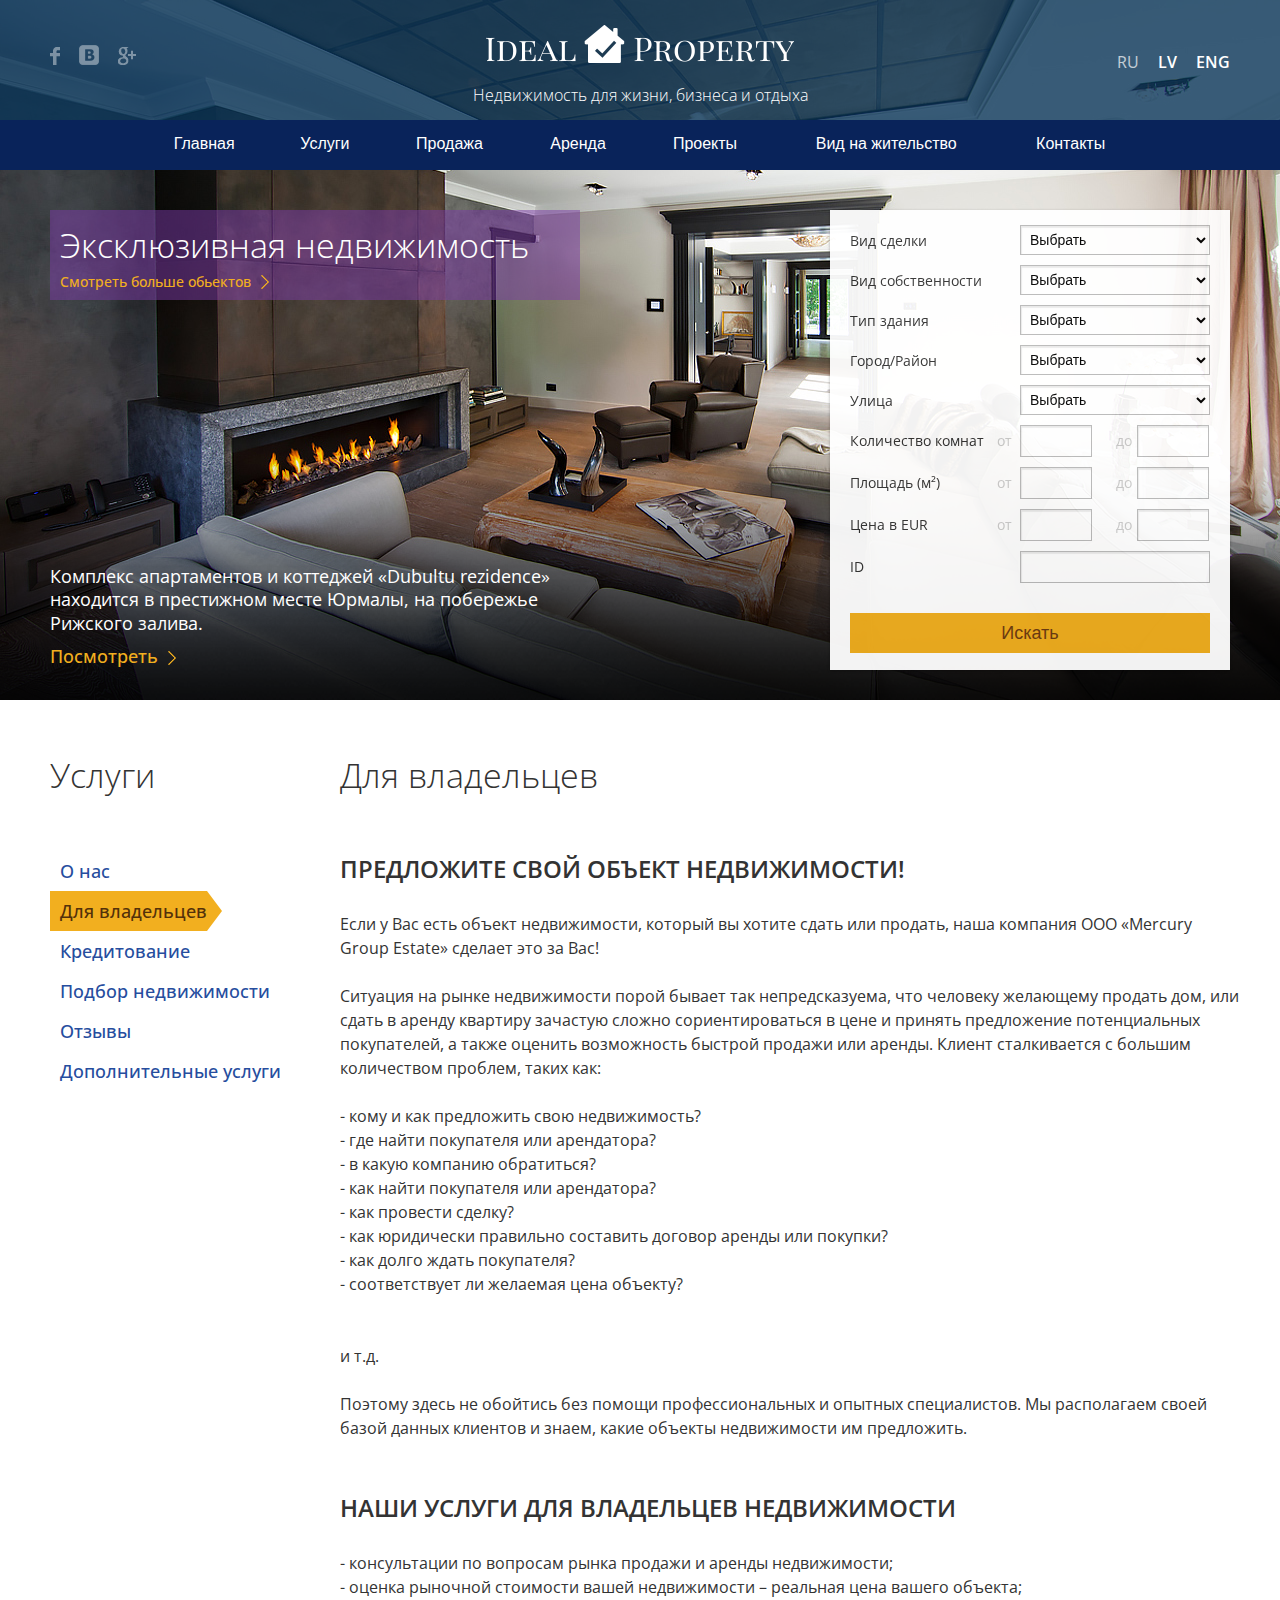
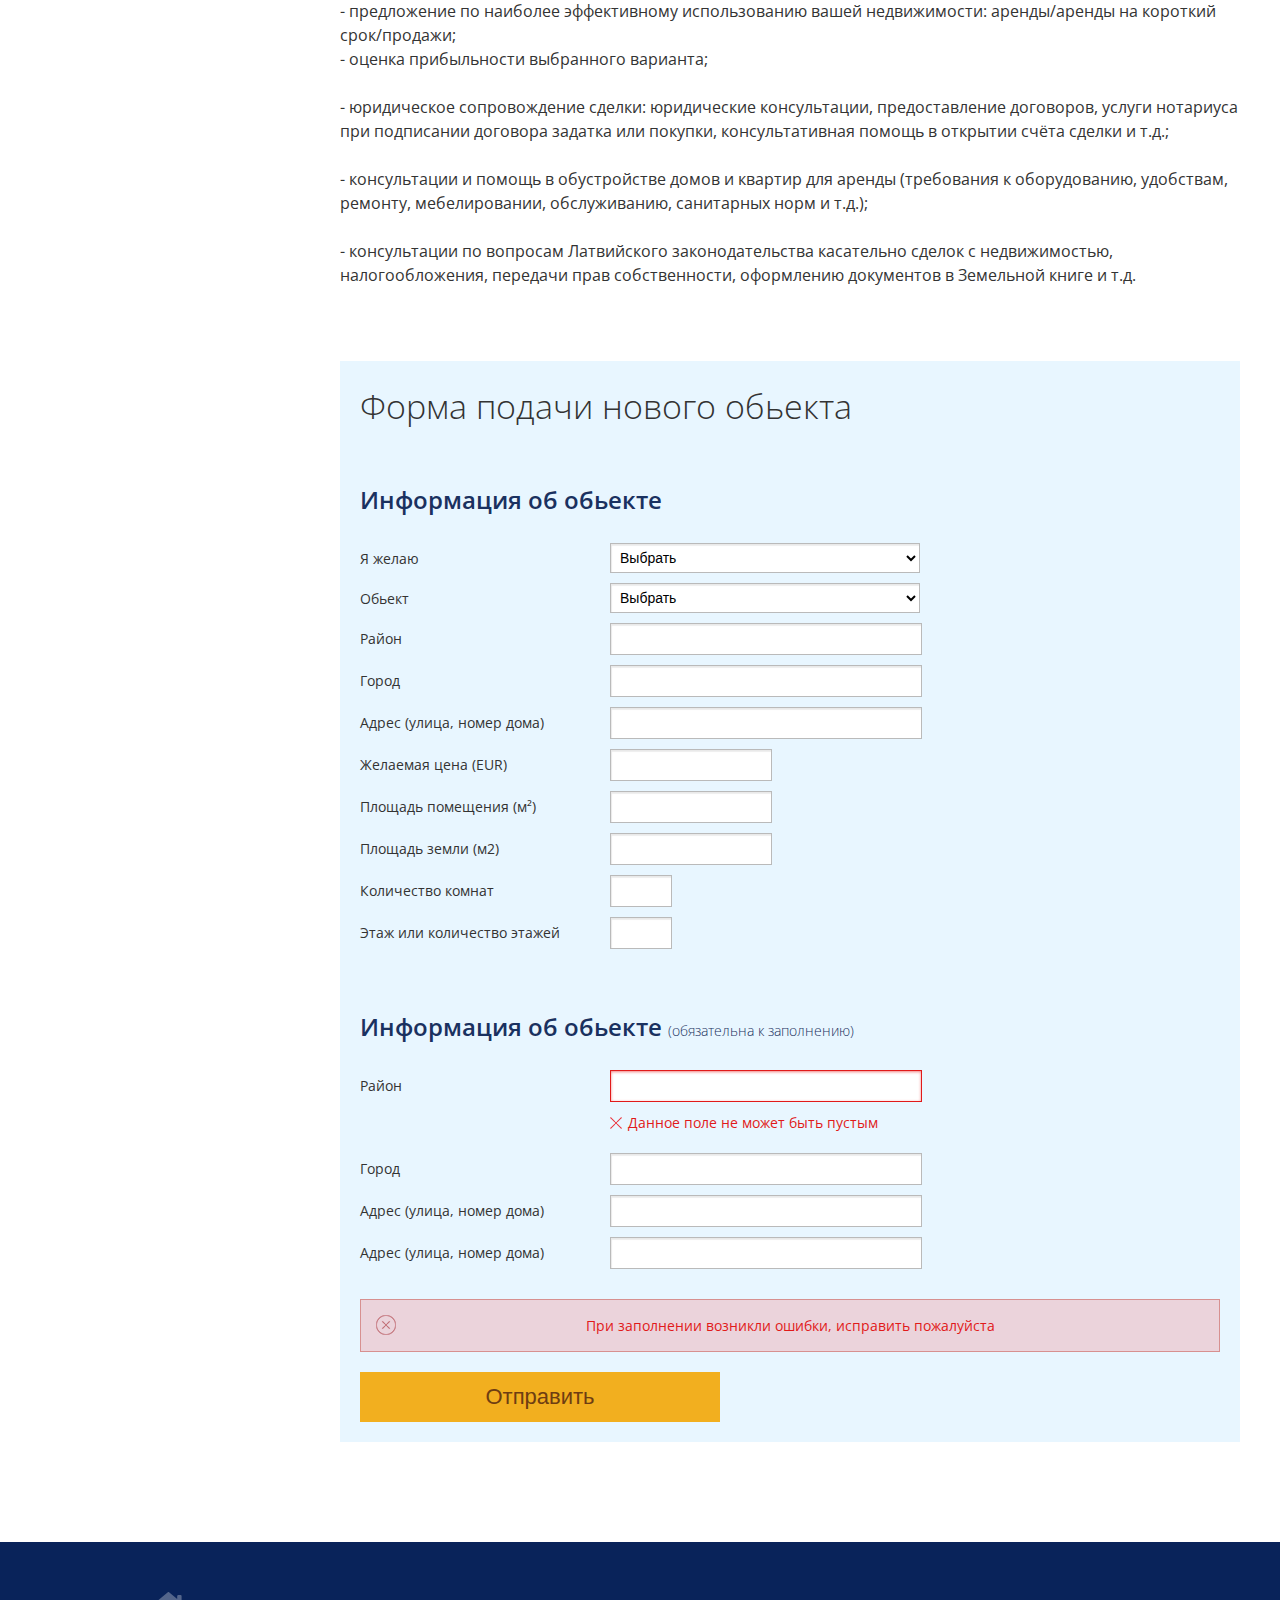
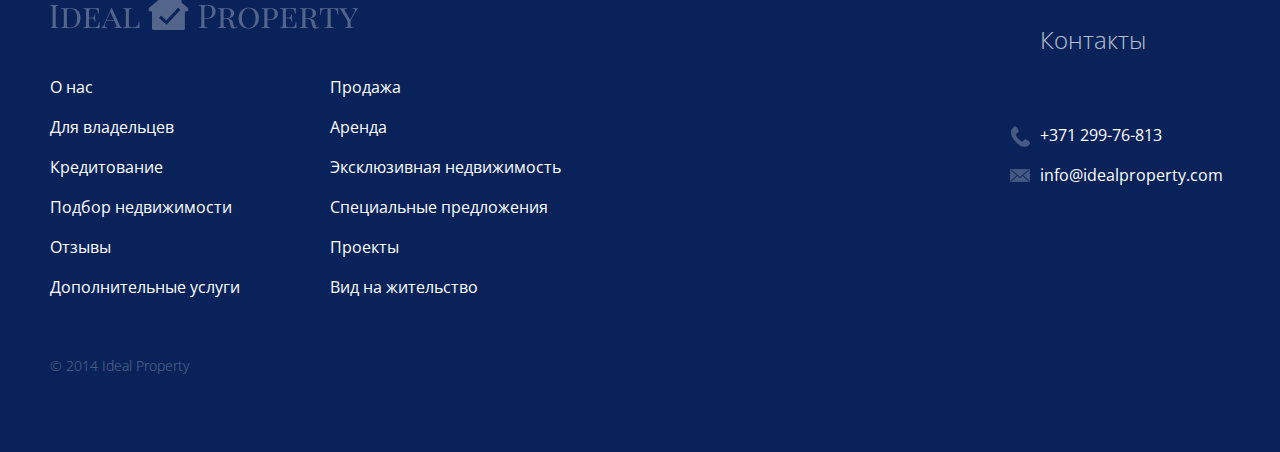
<file: service.html>
<!DOCTYPE html>
<html lang="en">
<head>
    <script src="http://ajax.googleapis.com/ajax/libs/jquery/1.10.2/jquery.min.js"></script>
	<meta charset="utf-8">
	<meta http-equiv="X-UA-Compatible" content="IE=edge">
	<meta name="viewport" content="width=device-width, initial-scale=1.0">
	<meta name="description" content="">
	<meta name="author" content="">
	<title>Ideal Property</title>
    <link href='http://fonts.googleapis.com/css?family=Open+Sans:300,600,400&subset=cyrillic,latin,latin-ext' rel='stylesheet' type='text/css'>
	<link href="css/reset.css" rel="stylesheet">
	<link href="css/style.css" rel="stylesheet">
	<link rel="stylesheet" href="css/menu-effects.css" />
	<link rel="stylesheet" href="css/jquery.modal.css" type="text/css" media="screen" />
	
	<!-- HTML5 shim and Respond.js IE8 support of HTML5 elements and media queries -->
	<!--[if lt IE 9]>
	  <script src="https://oss.maxcdn.com/libs/html5shiv/3.7.0/html5shiv.js"></script>
	  <script src="https://oss.maxcdn.com/libs/respond.js/1.3.0/respond.min.js"></script>
	<![endif]-->
</head>

<body>
    
    <header style="background-image:url(images/uploads/estate-photo.jpg);">
        <div class="black-tint"></div>
        <div class="header-block transparent-bg">
            <div class="wrap">
                <ul class="social">
                    <a href="#"><li class="ico-facebook"></li></a>
                    <a href="#"><li class="ico-vk"></li></a>
                    <a href="#"><li class="ico-google"></li></a>
                </ul>
                <figure class="logo">
                    <div class="ico-logo"></div>
                    <figcaption>Недвижимость для жизни, бизнеса и отдыха</figcaption>
                </figure>
                <ul class="lang">
                    <li class="active">RU</li>
                    <li><a href="#">LV</a></li>
                    <li><a href="#">ENG</a></li>
                </ul>
            </div>
        </div>
        <nav>
            <ul class="menu">
                <li onclick=””><a href="#">Главная</a>
                    <ul class="submenu blind">
                        <li onclick=””><a href="#">О нас</a></li>
                        <li onclick=””><a href="#">Для владельцев</a></li>
                        <li onclick=””><a href="#">Кредитование</a></li>
                        <li onclick=””><a href="#">Подбор недвижимости</a></li>
                        <li onclick=””><a href="#">Отзывы</a></li>
                        <li onclick=””><a href="#">Дополнительные услуги</a></li>
                    </ul>
                </li>
                <li onclick=””><a href="#">Услуги</a>
                    <ul class="submenu blind">
                        <li onclick=””><a href="#">popping item 1</a></li>
                        <li onclick=””><a href="#">popping item 2</a></li>
                    </ul>
                </li>
                <li onclick=””><a href="#">Продажа</a></li>
                <li onclick=””><a href="#">Аренда</a></li>
                <li onclick=””><a href="#">Проекты</a></li>
                <li onclick=””><a href="#">Вид на жительство</a></li>
                <li onclick=””><a href="#">Контакты</a></li>
            </ul>
        </nav>
        <section class="banner-slider">
            <div class="content-area">
                <div class="type">
                    <div class="bg exclusive"></div>
                    <h1>Эксклюзивная недвижимость</h1>
                    <a href="" class="more">Смотреть больше обьектов</a>
                </div>
                <a class="next" href="#"></a>
                <a class="back disabled" href="#"></a>
                <div class="description">
                    <p>Комплекс апартаментов и коттеджей «Dubultu rezidence» находится в престижном месте Юрмалы, на побережье Рижского залива.</p>
                    <a href="#" class="more">Посмотреть</a>
                </div>
            </div>
            <div class="search">
                <form action="">
                    <fieldset>
                        <div class="form-group-drop">
                            <label for="">Вид сделки</label>
                            <select name="" id="">
                                <option value="" disabled selected>Выбрать</option>
                                <option value=""></option>
                                <option value=""></option>
                            </select>
                        </div>
                        <div class="form-group-drop">
                            <label for="">Вид собственности</label>
                            <select name="" id="">
                                <option value="" disabled selected>Выбрать</option>
                                <option value=""></option>
                                <option value=""></option>
                            </select>
                        </div>
                       <div class="form-group-drop">
                            <label for="">Тип здания</label>
                            <select name="" id="">
                                <option value="" disabled selected>Выбрать</option>
                                <option value=""></option>
                                <option value=""></option>
                            </select>
                        </div>
                       <div class="form-group-drop">
                            <label for="">Город/Район</label>
                            <select name="" id="">
                                <option value="" disabled selected>Выбрать</option>
                                <option value=""></option>
                                <option value=""></option>
                            </select>
                        </div>
                       <div class="form-group-drop">
                            <label for="">Улица</label>
                            <select name="" id="">
                                <option value="" disabled selected>Выбрать</option>
                                <option value=""></option>
                                <option value=""></option>
                            </select>
                        </div>
                        <div class="form-group-range">
                            <label for="">Количество комнат</label>
                            <label for="" class="from">от</label>
                            <input type="text" name="from" id="">
                            
                            <label for="" class="to">до</label>
                            <input type="text" class="to" name="to" id="">
                            
                        </div>
                        <div class="form-group-range">
                            <label for="">Площадь (м&sup2;)</label>
                            <label for="" class="from">от</label>
                            <input type="text" name="from" id="">
                            <label for="" class="to">до</label>
                            <input type="text" class="to" name="to" id="">
                        </div>
                        <div class="form-group-range">
                            <label for="">Цена в EUR</label>
                            <label for="" class="from">от</label>
                            <input type="text" name="from" id="">
                            <label for="" class="to">до</label>
                            <input type="text" class="to" name="to" id="">
                        </div>
                        <div class="form-group">
                            <label for=""><strong>ID</strong></label>
                            <input type="text" name="ID" id="">
                        </div>
                        
                        <button>Искать</button>
                    </fieldset>
                </form>
            </div>
        </section>
    </header>
    
    <div class="page-content">
       <div class="wrap">
           <section class="left-menu" id="sidebar">
              <div class="menu">
               <h1>Услуги</h1>
               <ul>
                   <li><a href="#">О нас</a></li>
                   <li class="selected"><a href="#">Для владельцев</a></li>
                   <li><a href="#">Кредитование</a></li>
                   <li><a href="#">Подбор недвижимости</a></li>
                   <li><a href="#">Отзывы</a></li>
                   <li><a href="#">Дополнительные услуги</a></li>
               </ul>
              </div>
           </section>
           <div class="content">
               <h1>Для владельцев</h1>
               <h2>ПРЕДЛОЖИТЕ СВОЙ ОБЪЕКТ НЕДВИЖИМОСТИ!</h2>
               <p>Если у Вас есть объект недвижимости, который вы хотите сдать или продать, наша компания ООО «Mercury Group Estate» сделает это за Вас!
<br><br>
Ситуация на рынке недвижимости порой бывает так непредсказуема, что человеку желающему продать дом, или сдать в аренду квартиру зачастую сложно сориентироваться в цене и принять предложение потенциальных покупателей, а также оценить возможность быстрой продажи или аренды.  Клиент сталкивается с большим количеством проблем, таких как:
<br><br>
- кому и как предложить свою недвижимость?<br>
- где найти покупателя или арендатора?<br>
- в какую компанию обратиться?<br>
- как найти покупателя или арендатора?<br>
- как провести сделку?<br>
- как юридически правильно составить договор аренды или покупки?<br>
- как долго ждать покупателя?<br>
- соответствует ли желаемая  цена объекту?<br>
<br><br>
и т.д.
<br><br>
Поэтому здесь не обойтись без помощи профессиональных и опытных специалистов. Мы располагаем своей базой данных клиентов и знаем, какие объекты недвижимости им предложить. 
               </p>
               
               <h2>НАШИ УСЛУГИ ДЛЯ ВЛАДЕЛЬЦЕВ НЕДВИЖИМОСТИ</h2>
               <p>
- консультации по вопросам рынка продажи и аренды недвижимости;<br>
- оценка рыночной стоимости вашей недвижимости – реальная цена вашего объекта;<br>
- предложение по наиболее эффективному использованию вашей недвижимости: аренды/аренды на короткий срок/продажи;<br>
- оценка прибыльности выбранного варианта;<br>
<br>
- юридическое сопровождение сделки: юридические консультации, предоставление договоров, услуги нотариуса при подписании
  договора задатка или покупки, консультативная помощь в открытии счёта сделки и т.д.;<br>
<br>
- консультации и помощь в обустройстве домов и квартир для аренды (требования к оборудованию, удобствам, ремонту, мебелировании,
  обслуживанию, санитарных норм и т.д.);<br>
<br>
- консультации по вопросам Латвийского законодательства касательно сделок с недвижимостью, налогообложения, передачи прав
  собственности, оформлению документов в Земельной книге и т.д.<br><br>
               </p>
               
               <div class="new-property-form form">
               <h1>Форма подачи нового обьекта</h1>
               
                <form action="">
                    <h2>Информация об обьекте</h2>
                    <fieldset>
                        <div class="form-group-drop">
                            <label for="">Я желаю</label>
                            <select name="" id="">
                                <option value="" disabled selected>Выбрать</option>
                                <option value="">Продать</option>
                                <option value="">Сдать</option>
                            </select>
                        </div>
                        <div class="form-group-drop">
                            <label for="">Обьект</label>
                            <select name="" id="">
                                <option value="" disabled selected>Выбрать</option>
                                <option value="">Квартира</option>
                                <option value=""></option>
                            </select>
                        </div>
                       <div class="form-group">
                            <label for="">Район</label>
                            <input type="text" name="region" id="">
                        </div>
                       <div class="form-group">
                            <label for="">Город</label>
                            <input type="text" name="city" id="">
                        </div>
                        <div class="form-group">
                            <label for="">Адрес (улица, номер дома)</label>
                            <input type="text" name="adress" id="">
                        </div>
                        <div class="form-group medium">
                            <label for="">Желаемая цена (EUR)</label>
                            <input type="text" name="price" id="">
                        </div>
                       <div class="form-group medium">
                            <label for="">Площадь помещения (м&sup2;)</label>
                            <input type="text" name="room" id="">
                        </div>
                        <div class="form-group medium">
                            <label for="">Площадь земли (м2)</label>
                            <input type="text" name="land" id="">
                        </div>
                       <div class="form-group small">
                            <label for="">Количество комнат</label>
                            <input type="text" name="rooms" id="">
                        </div>
                        <div class="form-group small">
                            <label for="">Этаж или количество этажей</label>
                            <input type="text" name="stages" id="">
                        </div>
                    </fieldset>
                        
                    <h2>    
                        Информация об обьекте
                        <em>(обязательна к заполнению)</em>
                    </h2>
                    <fieldset>
                       <div class="form-group error">
                            <label for="">Район</label>
                            <input type="text" name="region" id="">
                            <div class="error-box">Данное поле не может быть пустым</div>
                       </div>
                       <div class="form-group">
                            <label for="">Город</label>
                            <input type="text" name="city" id="">
                        </div>
                        <div class="form-group">
                            <label for="">Адрес (улица, номер дома)</label>
                            <input type="text" name="adress" id="">
                        </div>
                        <div class="form-group">
                            <label for="">Адрес (улица, номер дома)</label>
                            <input type="text" name="adress" id="">
                        </div> 
                    </fieldset>
                    
                    <div class="error-indicator">
                        При заполнении возникли ошибки, исправить пожалуйста
                    </div>
                    
                    <button>Отправить</button>
                </form>
            </div>
               
           </div>
       
       
       </div>
       
    </div>
    
    <footer>
        <div class="wrap">
        <div class="logo ico-logo"></div>
        <ul>
            <li class="col-1">
               <ul class="li-list">
                <li><a href="#">О нас</a></li>
                   <li><a href="#">Для владельцев</a></li>
                   <li><a href="#">Кредитование</a></li>
                   <li><a href="#">Подбор недвижимости</a></li>
                   <li><a href="#">Отзывы</a></li>
                   <li><a href="#">Дополнительные услуги</a></li>
               </ul>   
            </li>
            <li class="col-1">
               <ul class="li-list">
                <li><a href="#">Продажа</a></li>
                   <li><a href="#">Аренда</a></li>
                   <li><a href="#">Эксклюзивная недвижимость</a></li>
                   <li><a href="#">Специальные предложения</a></li>
                   <li><a href="#">Проекты</a></li>
                   <li><a href="#">Вид на жительство</a></li>
               </ul>  
            </li>
        </ul>
        <div class="contacts">
            <h2>Контакты</h2>
            <ul>
                <li class="tel"><a href="">+371 299-76-813</a></li>
                <li class="mail"><a href="mailto:info@idealproperty.com">info@idealproperty.com</a></li>
            </ul>
        </div>
        <p>© 2014 Ideal Property</p>
        </div>
    </footer>
    
<!--js-->
<script src="js/menu-effects.js" type="text/javascript"></script>
<script src="js/stickySidebar.js"></script>		
<script>
		$(document).ready(function() {
	
			$.lockfixed("#sidebar .menu",{offset: {top: 10, bottom: 600}});
		
		});
</script>

</body>
</html>
</file>
<file: css/style.css>
body{
	font:14px/1.5 'Open Sans', Arial, Helvetica, sans-serif;
	color: #333;
    background: #FFF;
    margin-bottom: 560px;
}

html{    
    position: relative;
    min-height: 100%;
}

h1, h2, h3, h4, h5, h6, .h1, .h2, .h3, .h4, .h5, .h6{font-family:'Open Sans', Arial, Helvetica, sans-serif;}

a{color: #264d9e;outline: medium none !important;font-weight: 600;text-decoration: none;}

a:hover{
    text-decoration:none;
    color: #f2af1f;
}

h1 {
    font-size: 34px;
    font-weight: 300;
    margin-bottom: 50px;
}


h2 {
    font-size: 24px;
    font-weight: 600;
    margin-bottom: 25px;
}

/* Forms */

input, select, textarea {
    border-style: solid;
    border-width: 1px;
    border-color: rgb(186, 186, 186);
    background-color: rgb(255, 255, 255);
    box-shadow: inset 1px 1.732px 1px 0px rgba(0, 0, 0, 0.09);
    width: 190px;
    height: 30px;
    font-size: 14px;
    padding: 0 5px;
}

::-webkit-input-placeholder {color:#CCC;}
::-moz-placeholder          {color:#CCC;}/* Firefox 19+ */
:-moz-placeholder           {color:#CCC;}/* Firefox 18- */
:-ms-input-placeholder      {color:#CCC;}

:focus::-webkit-input-placeholder {color: transparent}
:focus::-moz-placeholder          {color: transparent}
:focus:-moz-placeholder           {color: transparent}
:focus:-ms-input-placeholder      {color: transparent}

*:focus {
    outline: 0 !important;
}

input:focus, select:focus, textarea:focus {
    -webkit-box-shadow:inset 0 1px 2px 0 rgba(57,169,255,0.5);
    box-shadow:inset 0 1px 2px 0 rgba(57,169,255,0.5);
    border: 1px solid #4799df;
}

/* END Forms */

/* Header */

header {
    width: 100%;
    margin: 0 auto;
    /*background-color: #CCC;*/
    max-height: 700px;
    float: left;
    padding-bottom: 30px;
    background-repeat: no-repeat;
    background-size: cover;
    background-position: center center;
    position: relative;
    min-width: 1010px;
}

header .black-tint {
    position: absolute;
    bottom: 0;
    background: url(../images/bottom-tint.png) repeat;
    width: 100%;
    height: 260px;
}

.header-block {
    background-color: rgba( 9, 52, 88, 1 );
    height: 120px;  
    width: 100%;
    position: relative;
}

.wrap {
    max-width: 1200px;
    min-width: 1000px;
    position: relative;
    margin: 0 auto;
}

.transparent-bg {
    background-color: rgba( 9, 52, 88, 0.8 ) !important;
}

.social {
    list-style-type: none;
    position: absolute;
    left: 10px;
    top:45px;
}

.social li{
    margin-right: 15px;
    opacity: 0.6;
}

.social li:hover {
    opacity: 1;
}

.ico-vk {
  background-position: -344px -38px;
  height: 20px;
  width: 20px
}

.ico-google {
  background-position: -364px -38px;
  height: 18px;
  width: 18px
}

.ico-facebook {
  background-position: -382px -38px;
  height: 18px;
  width: 10px
}

.ico-logo, .ico-vk, .ico-google, .ico-facebook
{
  display: inline-block;
  background-image: url(../images/sprite.png);
  background-repeat: no-repeat
}

.logo {
    width: 500px;
    margin: 0 auto;
    text-align: center;
    padding-top: 25px;
    height: 95px
}

.logo .ico-logo {
  background-position: -304px -0px;
  height: 38px;
  width: 308px;
}

.logo figcaption {
    color: #FFF;
    font-size: 16px;
    font-weight: 300;
    padding-top: 15px;
}

.lang {
    position: absolute;
    top:50px;
    right: 10px;
    list-style-type: none;
}

.lang li{
    display: inline-block;
    font-size: 16px;
    margin-left: 15px;
}

.lang a{
    color: #FFF;
}

.lang li.active {
    opacity: 0.7;
    color: #FFF;
}

.headerimg {
    background-position: center center !important;
    background-repeat: no-repeat;
    width: 100%;
    height: 700px;
    position: absolute;
    background-size: cover;
}

/* END of header */

/* Menu */

nav {
    width: 100%;
    background: #09235a;
}

ul.menu {
  max-width: 1200px;
  min-width: 1000px;
  text-align: center;
  display: table;
  margin: 0 auto;
  list-style: none;
  height: 50px;
}
ul.menu li {
  font: 500 16px/18px sans-serif;
  color: #FFF;
  background: #09235a;
  display: table-cell;
  max-width: 16.6%;
  margin-right: -4px;
  position: relative;
  padding: 15px 20px;
  cursor: pointer;
  height: 20px;
  -webkit-transition: all 0.2s;
  -moz-transition: all 0.2s;
  -ms-transition: all 0.2s;
  -o-transition: all 0.2s;
  transition: all 0.2s;
}
ul.menu li:hover,ul.menu li:focus, ul.menu li.selected {
  background: #f2af1f;
  color: #4b2909;
}
ul.menu li ul {
  padding: 0;
  position: absolute;
  top: 50px;
  left: 0;
  -webkit-box-shadow: none;
  -moz-box-shadow: none;
  box-shadow: none;
  display: none;
  opacity: 0;
  visibility: hidden;
  -webkit-transiton: opacity 0.2s;
  -moz-transition: opacity 0.2s;
  -ms-transition: opacity 0.2s;
  -o-transition: opacity 0.2s;
  -transition: opacity 0.2s;
  box-shadow: 0 1px 1px rgba(0, 0, 0, 0.45);
}
ul.menu li ul li { 
  background: #f2af1f; 
  display: block; 
  color: #4b2909;
  max-width: 200px;
  width: 200px;
  text-align: left;
  padding: 10px 20px;
  height: 20px;
    
}
ul.menu li ul li:hover,ul.menu li ul li:focus { background: #f6c65c;}
ul.menu li:hover ul,ul.menu li:focus ul {
  display: block;
  opacity: 0.97;
  visibility: visible;
}

ul.menu li a {
  color:#FFF;
  text-decoration: none;
  font-weight: 400;
}
ul.menu li:hover a, ul.menu li.selected a {
    color:#4b2909 !important; 
}

ul.menu li ul li a {
  color:#4b2909;
  text-decoration: none;
  font-weight: 400;
}

/* END of Menu */

/* Top banner-slide  */

.banner-slider {
    max-width: 1200px;
    min-width: 1000px;
    margin: 0 auto;
    position: relative;
    padding: 40px 0 25px 0;
    display: block;
    height: 435px;

}

.content-area {
    width: 58%;
    display: inline-block;
    vertical-align: top;
    position: relative;
    float: left;
    margin-left: 10px;
}

.content-area:hover .back,
.content-area:hover .next{
    display: block;
    cursor: pointer;
}

.content-area .back {
    position: absolute;
    top: 200px;
    left: 0;
    border-radius: 30px;
    height: 60px;
    width: 60px;
    background: rgba( 0, 0, 0, 0.5 ) url(../images/arr-back.png) no-repeat 15px center;
    display: none;
}

.content-area .next {
    position: absolute;
    top: 200px;
    right: 0;
    border-radius: 30px;
    height: 60px;
    width: 60px;
    background: rgba( 0, 0, 0, 0.5 ) url(../images/arr-fwd.png) no-repeat 24px center;
    display: none;
}

.content-area .back:hover,
.content-area .next:hover{
    background-color: rgba( 0, 0, 0, 0.8 );
}

.content-area .type {
    color: #FFF;
    font-weight: 300;
    height: 70px;
    width: 510px;
    padding: 10px 10px;
    position: relative;
}

.content-area .type .bg {
    opacity: 0.5;
    position: absolute;
    top: 0;
    left: 0;
    z-index: 1;
    width: 100%;
    height: 100%;
}

.content-area .type h1 {
    margin: 0px;
    z-index: 2;
    position: relative;
}

.content-area .type a,
.content-area .description a{
    color: #f2af1f;
    font-weight: 500;
    z-index: 2;
    position: relative;
}

.content-area .type a:after, 
.content-area .description a:after{
    content: "";
    display: inline-block;
    width: 10px;
    height: 14px;
    background-position: -36px -0px;
    background-image: url(../images/sprite.png);
    background-repeat: no-repeat;
    position: relative;
    margin-left: 10px;
    margin-bottom: -2px;
    z-index: 2;
}

.exclusive {
    background-color: #7b39a9;
}

.content-area .description {
    margin-top: 265px;
    font-size: 18px;
    font-weight: 400;
    line-height: 1.3em;
    
}

.content-area .description p {
    width: 550px;
    color: #FFF;
    padding-bottom: 10px;
}

/* END of banner-slider */


/* Search box */
.search {
    background-color: rgb(255, 255, 255);
    opacity: 0.95;
    box-shadow: 0px 1px 3px 0px rgba(0, 0, 0, 0.31);
    width: 360px;
    height: 430px;
    padding: 15px 20px;
    margin-right: 10px;
    display: inline-block;
    float: right;
}

.search .form-group-drop, .search .form-group-range, .search .form-group {
    margin: 0 0 10px 0;
    float: left;
}

.search label {
     width: 170px;   
     float: left;
     padding-top: 5px;
}

.search select {
    float: right;
}

.search .form-group-range input {
    width: 60px;
    float: left;
}

.search label.from {width: 27px;margin-left: -35px;color:#CCC;text-align: right;margin-right: 3px;}

.search label.to {width: 35px;color:#CCC;margin-left: 5px;text-align: right;}

.search input.to {margin-left: 5px;}
.search .form-group input {width: 178px;}
.search button {
    background-color: rgb(242, 175, 31);
    width: 360px;
    height: 40px;
    color: #6e3d12;
    font-size: 18px;
    font-weight: 500;
    border: none;
    margin-top: 20px; 
}

.search button:hover {
    background: #bd8815;
    cursor: pointer;
}
/* END Search box */



/* Service */
.service {
    clear: both;
    width: 100%;
    min-width: 1000px;
    height: 380px;
    position: relative;
    padding: 50px 0;
}

.service h1 {
    text-align: center;
    display: block
}

.service ul{
    list-style-type: none;
    max-width: 1200px;
    margin: 0 auto;
    padding: 0;
    text-align: center;
}

.service ul li {
    display: inline-block;
    width: 24%;
    font-size: 20px;
    text-align: center;
    padding: 0;
}

.service ul li div{
    width: 120px;
    margin: 0 auto;
    height: 110px;
}

.service ul li .icon-1 {
    background: url(../images/handshake.png) no-repeat center bottom;   
}

.service ul li .icon-2 {
    background: url(../images/home-user.png) no-repeat center bottom;   
}

.service ul li .icon-3 {
    background: url(../images/home-keys.png) no-repeat center bottom;   
}

.service ul li .icon-4 {
    background: url(../images/invest-icon.png) no-repeat center bottom;   
}

.service ul li a{
    margin-top: 20px;
    line-height: 1.6em;
    font-weight: 300;
    clear: both;
    display: block;
}

/* Service END */



/* Banner*/
section.banner {
    width: 100%;
    min-width: 1010px;
    height: 180px;
    padding: 30px 0 30px 0;
    text-align: center; 
    background: url(../images/banner-bg.jpg) center center;
    background-attachment: fixed;
    background-size: 100% auto;
}

section.banner h1 {
    color: #94690d;
    margin: 0 0 20px 0;
}

section.banner p {
    color: #433006;
    width: 900px;
    padding:0 0 30px 0;
    margin: 0 auto;
    font-size: 16px;
    line-height: 1.5;
}

section.banner a {
    font-weight: 600;
    font-size: 18px;
    color: #6e3d12;
}


/* Banner END */



/* News and Info */

section.three-column {
 padding: 50px 0;
 margin-left: 10px;
 min-width: 990px;
}

section.three-column h1 {
    margin-left: 50px;
}

h1.info:after{
    content: "";
    display: block;
    width: 30px;
    height: 46px;
    background-position: -191px -68px;
    background-image: url(../images/sprite.png);
    background-repeat: no-repeat;
    position: absolute;
    left: 0;
    top: 0;
}

h1.news:after{
    content: "";
    display: block;
    width: 32px;
    height: 46px;
    background-position: -221px -68px;
    background-image: url(../images/sprite.png);
    background-repeat: no-repeat;
    position: absolute;
    left: 0;
    top: 0;
}

hr {
    border:0px solid #CCC;
    border-bottom: 1px solid #CCC;
    width: 90%;
    margin: 0 auto;
}

section.three-column .text-block {
    width: 31%;
    display: inline-block;
    vertical-align: text-top;
}

section.three-column .text-block:nth-of-type(2) {
    margin: 0px 20px;
}

section.three-column h4 {
    min-height: 50px;
    font-size: 18px;
    display: block;
    position: relative;
    margin-bottom: 20px;
    line-height: 1.5em;
}

/* END of News and Info */


/* Project block */
section.projects {
    max-width: 1040px;
    min-width: 840px;
    background: #e8f6ff;
    margin: 50px auto;
    height: 320px;
    padding: 50px 80px;
    
}

section.projects h1 {
    float: left;
    margin-bottom: 20px;
}

section.projects .more {
    float: right;
    padding-top: 20px;
}

section.projects .projects-container {
    clear: both;
    text-align: center;
    position: relative;
    /*margin-left: -2.5%;*/
    font-size: 0px;
}

section.projects .projects-container figure {
    display: inline-block;
    text-align: left;
    vertical-align: top;
    width: 250px !important;
	box-sizing: border-box;
	-moz-box-sizing: border-box;
	-webkit-box-sizing: border-box;
    margin-right: 15px !important;
}

section.projects .projects-container img {
    max-width: 100%;
	height: auto;
    padding-bottom: 20px;
    min-height: 160px;
    max-height: 160px;	
}

section.projects .projects-container a {
    font-size: 18px;
}

section.projects .projects-container .arrow-next {
    display: block;
    background-position: -16px -0px;
    height: 30px;
    width: 16px;
    background-image: url(../images/sprite.png);
    background-repeat: no-repeat;
    position: absolute;
    right: -50px;
    top: 70px;
    opacity: 0.7;
}

section.projects .projects-container .arrow-back  {
    display: block;
    background-position: -0px -0px;
    height: 30px;
    width: 16px;
    background-image: url(../images/sprite.png);
    background-repeat: no-repeat;
    position: absolute;
    left: -50px;
    top: 70px;
}

section.projects .projects-container:after:hover,
section.projects .projects-container:before:hover {
    opacity: 1;
}

.ui-carousel {width: auto !important;}

/* END of Project block */


.disabled {
    opacity: 0.3 !important;
    cursor: default;
}


/* Footer */

footer {
    position: absolute;
    left: 0;
    bottom: 0;
    background: #09235a;
    height: 410px;
    padding: 50px 0;
    width: 100%;
    min-width: 1010px;
}

footer .logo {
    background-position: -304px -0px;
    height: 13px;
    width: 308px;
    float: left;
    margin-bottom: 45px;
    opacity: 0.3;
    margin-left: 10px;
}

footer ul {
    list-style-type: none; 
    display: block;
    float: left;
    clear: both;
    width: 600px;
    margin-left: 10px;
}

footer ul li {
    display: block;
}

footer ul li a {
    font-size: 16px;
    font-weight: 400;
    color: #FFF;
}

footer ul li.col-1 {
    width: 280px;
    float: left;
}

footer ul li.col-1 ul {
    display: block;
    float: left;
    width: auto;
    margin: 0;
}

footer ul li.col-1 li {
    display: block;
    clear: both;
    height: 40px;
    vertical-align: text-top;
}

footer p {
    display: block;
    clear: both;
    padding-top: 40px;
    color: #FFF;
    font-weight: 300;
    opacity: 0.3;
    margin-left: 10px;
}

footer .contacts {
    position: absolute;
    right: 0;
    width: 200px;
    top: 0;
}

footer .contacts h2 {
    color: #FFF;
    opacity: 0.7;
    font-size: 24px;
    font-weight: 300;
    padding-bottom: 40px;
}

footer .contacts ul {
    width: 200px;
    margin: 0;
}

footer .contacts li {
    display: block;
    position: relative;
    height: 40px;
    width: 200px;
}

footer .contacts li.tel:before {
    content: "";
    display: block;
    background-position: -412px -38px;
    height: 23px;
    width: 20px;
    background-image: url(../images/sprite.png);
    background-repeat: no-repeat;
    position: absolute;
    left: -30px;
    top: 3px;
}

footer .contacts li.mail:before {
    content: "";
    display: block;
    background-position: -392px -38px;
    height: 13px;
    width: 20px;
    background-image: url(../images/sprite.png);
    background-repeat: no-repeat;
    position: absolute;
    left: -30px;
    top: 6px;
}

/* END of Footer */


/*Simple page content */

.page-content {
    clear: both;
    width: 100%;
    min-width: 1000px;
    position: relative;
    padding: 50px 0;
}

.single-page {
    padding-top: 0 !important;
}

.page-content .wrap {
    position: relative;
    display: -webkit-flex;
    display: flex;
}

.page-content .left-menu {
    display: block;
    float: left;
    width: 285px;
    margin-right: 35px;
    margin-left: 10px;
    z-index: 2;
}

.page-content .left-menu .menu {

}

.left-menu ul li{
    display: block;
    float: left;
    clear: both;
    min-width: 140px;
}

.left-menu ul li a{
    display: block;
    font-size: 18px;
    font-weight: 500;
    padding-left: 10px;
    min-height: 40px;
    vertical-align:middle;
    line-height: 40px;
}

.left-menu ul li.selected a{
    background: #f2af1f;  
    position: relative;
    color: #53310a;
}

.left-menu ul li.selected a:after {
    content:"";
    width: 0px;
    height: 0px;
    border-style: solid;
    border-width: 20px 0 20px 15px;
    border-color: transparent transparent transparent #f2af1f;
    position: absolute;
    right: -15px;
    top:0px;
}

.page-content .content {
    display: block;
    float: left;
    max-width: 900px;
    min-width: 670px;
}

.page-content .content p {
    font-size: 16px;
    margin-bottom: 50px;
}

/*END of Simple page content */


/* New property object form */
.new-property-form {
    max-width: 900px;
    min-width: 670px;
    background: #e8f6ff;
    padding: 20px;
}

.form .form-group-drop,
.form .form-group {
    margin: 0 0 10px 0;
    float: left;
    display: block;
    clear: both;
}

.form label {
     width: 250px;   
     float: left;
     padding-top: 5px;
}

.form select {
    float: right;
    width: 310px;
}

.search .form-group-range input {
    width: 60px;
    float: left;
}

.form .form-group input {width: 300px;}

.form .form-group.medium input {width: 150px !important;}

.form .form-group.small input {width: 50px !important;}

.form button {
    background-color: rgb(242, 175, 31);
    width: 360px;
    height: 50px;
    color: #6e3d12;
    font-size: 22px;
    font-weight: 500;
    border: none;
    margin-top: 20px; 
}

.form button:hover {
    background: #bd8815;
    cursor: pointer;
}

.form h2 {
    color:#1a3160;
}

.form h2 em {
    font-size: 14px;
    font-weight: 300;
}

.form fieldset {
    padding-bottom: 50px;
}

.form .form-group-drop.error input,
.form .form-group.error input{
    border: #e11a1a solid 1px;
    -webkit-box-shadow:inset 0 1px 3px 0 rgba(232,42,42,0.6);
    box-shadow:inset 0 1px 3px 0 rgba(232,42,42,0.6);
}

.form .error-box {
    position: relative;
    color: #e11a1a;
    margin: 10px 250px;
    padding-left: 18px;
}

.form .error-box:after {
    content:"";
    width: 12px;
    height: 12px;
    background: url(../images/sprite.png) -53px 0  no-repeat;
    display: block;
    position: absolute;
    left: 0px;
    top: 5px;
}

.error-indicator {
    background: #ebd3db;
    border: 1px solid #d79090;
    padding: 15px 30px;
    text-align: center;
    position: relative;
    color: #e11a1a;
    margin-top: -30px;
}

.error-indicator:after {
    content:"";
    width: 20px;
    height: 20px;
    background: url(../images/sprite.png) -72px 0  no-repeat;
    display: block;
    position: absolute;
    left: 15px;
    top: 15px;
}

.form textarea {
    width: 490px;
    height: 150px;
    font-size: 14px;
    padding: 10px;
}

/* END of New property object form */

/* Feedback */

.feedback {
    max-width: 900px;
    min-width: 670px;
    -webkit-box-shadow: 0 1px 1px 0 rgba(0,0,0,0.3);
    box-shadow: 0 1px 1px 0 rgba(0,0,0,0.3);
    margin-right: 10px;
    margin-bottom: 20px;
}

.feedback .top {
    height: 40px;
    background: #f8eacc;
    color: #8d5d0e;
    vertical-align: middle;
} 

.feedback .top h3{
    font-size: 18px;
    font-weight: 600;
    line-height: 40px;
    vertical-align: middle;
    padding-left: 60px;
    position: relative;
    float: left;
}

.feedback .top h3:before {
    content:"";
    width: 30px;
    height: 19px;
    background: url(../images/sprite.png) -92px 0 no-repeat;
    display: block;
    position: absolute;
    left:15px;
    top: 10px;
}

.feedback .top date{
    float: right;
    line-height: 40px;
    padding-right: 30px;
    color: #a5894a;
}

.feedback .body {
    background: #f6f6f6;
    padding: 20px 0 20px 60px;
    vertical-align: middle;
    position: relative;
    height: auto;
}

.feedback .body .name {
    font-size: 18px;
    font-weight: 600;
    padding-bottom: 15px;
    position: relative;
}

.feedback .body .name:before {
    content:"";
    width: 23px;
    height: 25px;
    background: url(../images/sprite.png) -132px 0 no-repeat;
    display: block;
    position: absolute;
    left:-37px;
    top: 0px;
}

.feedback .body p {
    font-size: 14px;
    padding-right: 30px;
}



h1 + a.top {
    position: absolute !important;
    right: 10px;
    top: 6px;
    margin: 0 !important;
}


a.leave-feedback {
    width: 300px;
    height: 40px;
    line-height: 40px;
    font-weight: 500;
    font-size: 18px;
    color: #FFF;
    text-align: center;
    position: relative;
    background: #264d9e;
    border: none;
    position: relative;
    margin: 60px auto;
    display: block;
}

a.leave-feedback:before {
    content:"";
    width: 30px;
    height: 30px;
    background: url(../images/sprite.png) -161px 0 no-repeat;
    display: block;
    position: absolute;
    left:15px;
    top: 5px; 
}

a.leave-feedback:hover {
    background: #0b2966;
    cursor: pointer;
}


.paging {
    background: #f5f5f5;
    height: 70px;
    width: 99%;
    margin-right: 20px;
    position: relative;
    display: block;
    clear: both;
}

.paging .arr-back {
    width: 16px;
    height: 30px;
    background: url(../images/sprite.png) 0px 0 no-repeat;
    display: block;
    position: absolute;
    left:15px;
    top: 19px; 
}

.paging .arr-next {
    width: 16px;
    height: 30px;
    background: url(../images/sprite.png) -16px 0 no-repeat;
    display: block;
    position: absolute;
    right:15px;
    top: 19px; 
}

.paging .arr-next:hover,
.paging .arr-back:hover{
    cursor: pointer;
}
    

.paging ul {
    text-align: center;
}

.paging ul li, .paging ul li a {
    display: inline-block;
    width: 50px;
    height: 50px;
    line-height: 50px;
    font-size: 18px;
}

.paging ul li {
    margin-top: 10px;
}

.paging ul li.selected a {
    background: #f2af1f;
}

.paging ul li.selected a {
    color: #000;
}


#feedback-modal {
    width: 800px;
    margin: 50px;
}

#feedback-modal h2 {
    font-size: 30px;
    font-weight: 300;
    padding-right: 50px;
    margin-bottom: 60px;
    color: #1a3160;
}

#feedback-modal button {
    margin: 0 auto;
    position: relative;
    margin-top: 60px;
    display: block;
}

.fancybox-opened .fancybox-skin {
    border-radius: 0px !important;
    -webkit-border-radius: 0px !important;
}

#sendformanswer {
    width: 100%;
    font-size: 18px;
    color:green;
    text-align: center;
    height: 500px;
}

#sendformanswer p {
    padding-top: 150px;
}

/* End of Feedback */


/* Contacts */

.content .contacts .content-contact{
    float: left;
    margin-right: 0px;
    margin-top: 0px;
    width: 99%;
}

.content .contacts .consultant-card .photo {
    width: 120px;
    padding: 0 20px;
}

.content .contacts .consultant-card .details {
    float: left;
    margin-left: 0;
    width: 450px;
}

/* End of Contacts */


/* Projects */

.projects, .objects {
    margin: 0 10px;
    width: 100%;
}

.project-item {
    position: relative;
}

.projects h1, .objects h1{
    float: left;
}

.projects .form-group-drop{
    float: right;
    margin-right: 10px;
    margin-top: 10px;
}

.projects .form-group-drop label {
    margin-right: 20px;
}

.project-list {
    font-size: 0px;
    margin-left: -2.5%; /* should match li left margin */
    vertical-align: text-top;
    clear: both;
}

ul.project-list li {
	display: inline-block;
	margin: 0 0 2.5% 2.5%;
	font-size: 16px;
	font-size: 1rem;
	vertical-align: top;
	box-sizing: border-box;
	-moz-box-sizing: border-box;
	-webkit-box-sizing: border-box;
    
}

ul.project-list img {
	width: 100%;
	height: 260px;
	margin: 0 0 10px;
    object-fit: cover;
}

ul.project-list a {
    font-size: 28px;
    font-weight: 500;
    min-height: 200px;
    display: block;
}

ul.project-list h3 a {
    display: inline;
} 

ul.project-list h3 {
    margin-top: 5px;
    margin: 5px 0 5px;
}

ul.project-list li p {
    font-size: 14px;
	line-height: 1.5em;
    background-attachment: fixed;
}


ul.columns-3 li {
	width: 30.83%; /* this value + 2.5 should = 33% */
}

ul.columns-4 li {
    width: 22.5%;
}

/* End of Projects */


/* Project inside */


a.back-link {
    padding-left: 30px;
    font-weight: 300;
    display: block;
    height: 20px;
    position: relative;
}

.back-link:before {
    content: "";
    width: 8px;
    height: 15px;
    display: block;
    background: url(../images/sprite.png) no-repeat -221px 0px;
    position: absolute;
    left: 10px;
    top: 3px;
}

.project-inside h1 {
    margin-bottom: 10px;
    padding-left: 10px;
}

.project-inside {
    clear: both;
    display: block;
    position: relative;
}

.image-slider {
    max-width: 100%;
    z-index: 1;
    position: relative;
    height: auto;
    max-height: 720px;
}

.image-slider .black-tint {
    background: url(../images/bottom-tint-2.png) repeat-x;
    height: 238px;
    width: 100%;
    position: absolute;
    z-index: 2;
    bottom:-5px;
    left: 0;
    opacity: 0.8;
}

.image-slider .image {
    overflow: hidden;
    text-align: center;
    /*background: #555;*/
}

.image-slider .image img {
    width: auto;
    height: auto;
   /* min-height: 720px;*/
    max-height: 720px;
    text-align: center;
}

.image-slider .thumbs {
    position: absolute;
    bottom: 0;
    z-index: 3;
    height: 142px;
    width: 100%;
}

.image-slider .thumbs ul {
    text-align: center;
}

.image-slider .thumbs ul li{
    width: 14.2%;
    height: auto;
    max-height: 87px;
    display: inline-block;
    position: relative;
    border: 3px solid transparent;
    opacity: 0.8;
    overflow: hidden;
}

.image-slider .thumbs ul li img {
    max-width: 100%;
    max-height: 250px;
    vertical-align: middle;
    display: inline-block;
}

.image-slider .thumbs ul li.selected {
    border: 3px solid #f2af1f;
    opacity: 1;
}

.image-slider .thumbs ul li:hover {
    opacity: 1;
    cursor: pointer;
}

/*
.gv_panelNavNext{
    position: absolute;
    bottom: 60px;
    right: 10px;
    display: block;

    height: 60px !important;
    width: 40px !important;
    background: url(../images/arr-fwd.png) no-repeat 12px center !important;      
}
*/

.gv_panelNavNext{
    border-radius: 30px !important;
    height: 60px !important;
    width: 60px !important;
    background: rgba( 0, 0, 0, 0.5 ) url(../images/arr-fwd.png) no-repeat 24px center !important;;
}

.gv_panelNavPrev{
    border-radius: 30px !important;
    height: 60px !important;
    width: 60px !important;
    background: rgba( 0, 0, 0, 0.5 ) url(../images/arr-back.png) no-repeat 15px center !important;
}
/*
.gv_panelNavPrev{
    position: absolute;
    bottom: 60px;
    left: 10px;
    display: block;  
    height: 60px !important;
    width: 40px !important;
    background:  url(../images/arr-back.png) no-repeat 12px center !important;
}
*/

.project-inside #tabs-container {
    width: 100%;
    margin-top: 30px;
}

.project-inside .tabs-menu li {
    display: inline-block;
    width: 24.7%;
    text-align: center;
    height: 40px;
    line-height: 40px;
    font-size: 18px;
}

.project-inside .tabs-menu li.current{
    -webkit-box-shadow:inset 0 0 0 3px #f2af1f;
    box-shadow:inset 0 0 0 3px #f2af1f;
}
.project-inside .tabs-menu li.current a,
.project-inside .tabs-menu li:hover a{
    color: #f2af1f;
}

.project-inside .tabs-menu li a {
    font-weight: 400;
}

.tab {
    margin: 30px 0 50px 0;
    line-height: 1.5em;
    font-size: 14px;
    padding: 0 10px;
}

.tab-content {
    display: none;
}

#tab-1 {
    display: block;   
}

.project-inside .contacts .left{
    width: 61%;
    height: 500px;
    float: left;
    overflow: hidden;
}

.contacts {
    float: left;
    clear: both;
    width: 98%;
    margin-top: 30px;
}

.contacts .left .map {
    min-width: 500px;
    width: 100%;
}

.project-inside .contacts .right {
    width: 370px;
    margin-left: 15px;
    height: 485px;
    float: right;
}

.contacts h3{
    font-size: 24px;
    font-weight: 300;
    margin-bottom: 20px;
    padding-left: 10px;
}

.contacts .right .contact-card {
    padding: 0px 10px 0 10px;
}

.contact-card .photo{
    float: left;
    width: 120px;
    clear: both;
}

.contact-card .details{
    float: left;
    width: 210px;
    margin-left: 20px;
    
}

.contact-card .details h4 {
    font-size: 18px;
}

.contact-card .details em {
    color: #999;
    font-size: 13px;
    display: block;
    padding-bottom: 20px;
}

.contact-card .details a {
    padding-left: 30px;
    position: relative;
    font-size: 16px;
    padding-bottom: 5px;
    display: block;
    bottom: 0;
} 

.contact-card .details a.tel:before {
    content: "";
    display: block;
    background-position: 0px -33px;
    height: 20px;
    width: 21px;
    background-image: url(../images/sprite.png);
    background-repeat: no-repeat;
    position: absolute;
    left: 0px;
    top: 3px;
}

.contact-card .details a.mail:before {
    content: "";
    display: block;
    background-position: 0px -70px;
    height: 14px;
    width: 20px;
    background-image: url(../images/sprite.png);
    background-repeat: no-repeat;
    position: absolute;
    left: 0px;
    top: 6px;
}

.send-question {
    background: #f6f6f6;
    float: left;
    margin-top: 20px;
    padding: 0 10px 0 10px;
}

.send-question h3 {
    padding: 0;
}

.send-question .form-group input{
    margin-bottom: 10px;
}

.send-question label {
    width: 166px;
    display: inline-block;
}

.send-question textarea {
    margin-bottom: 10px;
    width: 350px;
    padding: 10px;
    height: 50px;
}

.send-question button {
    background-color: rgb(242, 175, 31);
    width: 370px;
    height: 40px;
    color: #6e3d12;
    font-size: 18px;
    font-weight: 500;
    border: none;
    margin-bottom: 13px; 
}

.send-question button:hover {
    background: #bd8815;
    cursor: pointer;
}

.send-question .error-indicator {
    padding: 15px 10px;
    margin: 0px 0 10px 0;
}

/* End of Project inside */


/* Objects */



.objects h1 {
    margin-bottom: 20px;
}

.objects .filters {
    background: #f6f6f6;
    padding: 2%;
    float: left;
    clear: both;
    width: 96%;
    margin-bottom: 30px;

}

.objects .filters .form-group-drop{
    float: left;
    margin-right: 40px;
}

.objects .filters .sort {
    float: right;
    margin-right: 0px;
}

.object-list {
    font-size: 0px;
    margin-left: -2.5%; /* should match li left margin */
    vertical-align: text-top;
    clear: both;
}

ul.object-list li {
	display: inline-block;
	margin: 0 0 2.5% 2.5%;
	font-size: 16px;
	font-size: 1rem;
	vertical-align: top;
	box-sizing: border-box;
	-moz-box-sizing: border-box;
	-webkit-box-sizing: border-box;
    background: #eeeeee;
    position: relative;
    
}

ul.object-list img {
    width: 100%;
    height: 180px;
    object-fit: cover;
}

ul.object-list a {
    font-size: 18px;
    font-weight: 500;
}

ul.object-list a.img-holder {
    display: block;
    height: 180px;
    overflow: hidden;
    vertical-align: middle;
    width: 100%;
    position: relative;
    margin-bottom: 10px;
    z-index: 1;
}

ul.object-list h3 {
    margin: 0px;
    padding: 0px 10px;
    height: 50px;
}

ul.object-list li .city {
    padding: 0px 10px;
    font-size: 14px;
    color: #858585;
}

.object-info {
    font-size: 14px;
    padding: 10px 10px 10px;
}

.object-info .label {
    width: 100px;
    display: block;
}

.object-info .label {
    width: 100px;
    display: block;
    float: left;
}

.object-info .levels em {color: #858585;}

.object-item .price{
    height: 55px;
    background: #c3e1f8;
    line-height: 55px;
    padding: 0px 2%;
    font-size: 30px;
    font-weight: 300;
    color: #09235a;
    bottom: 0;
    position: absolute;
    width: 96%;
}

.object-item {
    min-height: 400px;
    display: block;
    position: relative;
}

.object-item:hover .price{
    background: #f2af1f;
    color: #5a3509;
}

.object-item:hover a {
    color: #f2af1f;
}

.object-item:hover {
    -webkit-box-shadow: 0 1px 3px 0 rgba(0,0,0,0.3);
    box-shadow: 0 1px 3px 0 rgba(0,0,0,0.3);
}

.object-item .id {
    position: absolute;
    bottom: 65px;
    right: 10px;
    color: #858585;
    font-size: 14px;
}


.objects .paging{
    margin: 40px 0;
}

.badge {
    width: 80px;
    height: 35px;
    background: no-repeat;
    position: absolute;
    top:10px;
    left: -8px;
    font-size: 13px;
    font-weight: 300;
    color: #FFF;
    padding-left: 50px;
    padding-top: 5px;
    overflow: hidden;
    line-height: 23px;
    z-index: 2;
}

.badge-exclusive {
    background: url(../images/badges.png) 0 0;
    width: 185px !important;
}

.badge-promotion {
    background: url(../images/badges.png) 0 -60px;
    width: 185px !important;
}

.badge-sold {
    background: url(../images/badges.png) 0 -120px;
}

/*
.badge-new {
    background: url(../images/badges.png) 0 -180px;
    width: 90px !important;
}
*/

.badge-rented {
    background: url(../images/badges.png) 0 -240px;
}


/* End of objects */

.content-left {
    width: 60%;
    float: left;
    margin-top: 20px;
    padding-left: 10px;
}

.content-left p {
    clear: both;
}

.content-left pre {
    word-wrap: break-word;
}

.content-left strong {
    font-weight: bold;
    color: #000;
}

.content-right {
    width: 380px;
    margin-right: 10px;
    float: right;
    margin-top: 20px;
}

.content-right .info {
    padding: 10px;
    background: #f6f6f6;
    float: left;
    margin-bottom: 30px;;
}

.content-left h3, .content-right h3, .map-block h3 {
    font-size: 24px;
    font-weight: 300;
    margin-bottom: 10px;
    float: left;
}

.content-right h3 {
    margin-top: 20px;
}

.content-right h3:first-child {
    margin-top: 0px;
}

.content-right .item {
    width: 100%;
    float: left;
    clear: both;
    margin: 0px 0 15px 0;
}

.content-right .label {
    width: 130px;
    float: left;
    color: #777777;
    padding-right: 10px;
}

.content-right .desc {
    float: left;
    width: 210px;
}
.content-right span.boldPrice {
	font-weight:bold;
}

.content-right ul.utility {
    width: 370px !important;
    display: block;
    position: relative;
    clear: both;
    float: left;
}

.content-right ul.utility li:before {
    content: "";
    width: 18px;
    height: 16px;
    display: block;
    position: absolute;
    background: url(../images/sprite.png) no-repeat -235px 0;
    left: 0px;
    top: 3px;
}

.content-right ul.utility li{
    padding-left: 20px;
    position: relative;
    float: left;
    width: 145px;
    margin: 0 20px 10px 0px;
    display: block;
}


.map-block {
    clear: both;
    max-width: 1200px;
    min-width: 900px;
    overflow: hidden;
}

.map-block h3 {
    padding-left: 10px;
}



/* Objects inside */


/* Enf of Objects inside */

@media all and (max-width: 1150px) {
    
h1 {
    font-size: 30px;;
}   
    
section.projects {
    width: 840px;
}
   
section.projects .projects-container figure {
    width: 260px;
}
section.projects .projects-container figure:last-child {
    display: none;
}
    
#top-items {width: 100% !important;}
    
.service ul li {
    font-size: 18px;
}
    
ul.menu li {
    font: 500 14px/18px sans-serif;
    padding: 15px 10px;
}
    
.project-inside .tabs-menu li {
    font-size: 16px;
}
    
}
</file>
<file: css/menu-effects.css>
/*
 * Menu Effects: A collection of CSS3 menu effects (degrades gracefully in IE8).
 *
 * Don't hesitate to create new effects and remove the ones you don't need.
 *
 * latest version and complete README available on Github:
 * https://github.com/louisremi/menu-effects
 *
 * Copyright 2012 @louis_remi
 * Licensed under the MIT license.
 *
 * Are you using this in a paid work?
 * Send me music http://www.amazon.co.uk/wishlist/HNTU0468LQON
 *
 */

.menu, .menu ul {
  list-style: none;
  padding: 0;
}

.menu ul {
  margin: 0;
}

.menu > li {
  position: relative;
  display: inline-block;
  outline: 0;
}

.submenu {
  position: absolute;
  left: 0;
  top: 100%;
  z-index: 0;
  overflow: hidden;
  /* IE8 needs this */
  overflow: hidden\0/ !important;
  max-height: 0;
  /* A .submenu should be only revealed when hovering the .menu */
  pointer-events: none;
}

.menu > li:hover .submenu, .menu > li:focus .submenu {
  pointer-events: auto;
  z-index: 10;
  max-height: 2000px;
  -webkit-transition: none;
     -moz-transition: none;
}

/* Default
 ================================================================= */
.submenu li {
  opacity: 0;

  -webkit-transition: opacity .4s, -webkit-transform .6s, max-height .6s;
     -moz-transition: opacity .4s,    -moz-transform .6s, max-height .6s;
      -ms-transition: opacity .4s,     -ms-transform .6s, max-height .6s;
       -o-transition: opacity .4s,      -o-transform .6s, max-height .6s;
          transition: opacity .4s,         transform .6s, max-height .6s;
}

.menu > li:hover .submenu li, .menu > li:focus .submenu li {
  opacity: 1;

  -webkit-transform: none;
     -moz-transform: none;
      -ms-transform: none;
       -o-transform: none;
          transform: none;
}

/* Bounce
 ================================================================= */
.bounce {
  overflow: visible;
}

.bounce li {
  -webkit-transform: translateX(-40%);
     -moz-transform: translateX(-40%);
      -ms-transform: translateX(-40%);
       -o-transform: translateX(-40%);
          transform: translateX(-40%);

  -webkit-transition-timing-function: cubic-bezier(0, .35, .5, 1.7);
     -moz-transition-timing-function: cubic-bezier(0, .35, .5, 1.7);
      -ms-transition-timing-function: cubic-bezier(0, .35, .5, 1.7);
       -o-transition-timing-function: cubic-bezier(0, .35, .5, 1.7);
          transition-timing-function: cubic-bezier(0, .35, .5, 1.7);
}

/* Radial
 ================================================================= */
.radial li {
  -webkit-transform: translateY(-120px) rotate(70deg);
     -moz-transform: translateY(-120px) rotate(70deg);
      -ms-transform: translateY(-120px) rotate(70deg);
       -o-transform: translateY(-120px) rotate(70deg);
          transform: translateY(-120px) rotate(70deg);

  -webkit-transform-origin: 0 0;
     -moz-transform-origin: 0 0;
      -ms-transform-origin: 0 0;
       -o-transform-origin: 0 0;
          transform-origin: 0 0;
}

/* Winding
 ================================================================= */
.winding {
  -webkit-perspective: 400px;
     -moz-perspective: 400px;
      -ms-perspective: 400px;
       -o-perspective: 400px;
          perspective: 400px;
}

.winding li {
  -webkit-transform: rotateY(90deg);
     -moz-transform: rotateY(90deg);
      -ms-transform: rotateY(90deg);
       -o-transform: rotateY(90deg);
          transform: rotateY(90deg);

  -webkit-transform-origin: 0 0;
     -moz-transform-origin: 0 0;
      -ms-transform-origin: 0 0;
       -o-transform-origin: 0 0;
          transform-origin: 0 0;
}

/* Shield
 ================================================================= */
.shield {
  overflow: visible;

  -webkit-perspective: 400px;
     -moz-perspective: 400px;
      -ms-perspective: 400px;
       -o-perspective: 400px;
          perspective: 400px;
}

.shield li {
  -webkit-transform: rotateX(90deg);
     -moz-transform: rotateX(90deg);
      -ms-transform: rotateX(90deg);
       -o-transform: rotateX(90deg);
          transform: rotateX(90deg);

  -webkit-transform-origin: 0 0;
     -moz-transform-origin: 0 0;
      -ms-transform-origin: 0 0;
       -o-transform-origin: 0 0;
          transform-origin: 0 0;

  -webkit-transition-timing-function: cubic-bezier(0, .35, .5, 1.7);
     -moz-transition-timing-function: cubic-bezier(0, .35, .5, 1.7);
      -ms-transition-timing-function: cubic-bezier(0, .35, .5, 1.7);
       -o-transition-timing-function: cubic-bezier(0, .35, .5, 1.7);
          transition-timing-function: cubic-bezier(0, .35, .5, 1.7);
}

/* Pop
 ================================================================= */
.pop {
  overflow: visible;
}

.pop li {
  -webkit-transform: scale(.2);
     -moz-transform: scale(.2);
      -ms-transform: translateX(-80%);
       -o-transform: translateX(-80%);
          transform: translateX(-80%);

  -webkit-transition-timing-function: cubic-bezier(0, .35, .5, 1.5);
     -moz-transition-timing-function: cubic-bezier(0, .35, .5, 1.5);
      -ms-transition-timing-function: cubic-bezier(0, .35, .5, 1.5);
       -o-transition-timing-function: cubic-bezier(0, .35, .5, 1.5);
          transition-timing-function: cubic-bezier(0, .35, .5, 1.5);
}


/* Helix
 ================================================================= */
.helix {
  -webkit-perspective: 400px;
     -moz-perspective: 400px;
      -ms-perspective: 400px;
       -o-perspective: 400px;
          perspective: 400px;
}

.helix li {
  -webkit-transform: rotateY(90deg);
     -moz-transform: rotateY(90deg);
      -ms-transform: rotateY(90deg);
       -o-transform: rotateY(90deg);
          transform: rotateY(90deg);
}

/* Wave
 ================================================================= */
.wave li {
  -webkit-transform-origin: 0% 0%;
     -moz-transform-origin: 0% 0%;
      -ms-transform-origin: 0% 0%;
       -o-transform-origin: 0% 0%;
          transform-origin: 0% 0%;

  -webkit-transform: skewY(-90deg);
     -moz-transform: skewY(-90deg);
      -ms-transform: skewY(-90deg);
       -o-transform: skewY(-90deg);
          transform: skewY(-90deg);
}

/* Fan
 ================================================================= */
.fan li {
  -webkit-transform-origin: 0% 0%;
     -moz-transform-origin: 0% 0%;
      -ms-transform-origin: 0% 0%;
       -o-transform-origin: 0% 0%;
          transform-origin: 0% 0%;

  -webkit-transform: rotate(90deg);
     -moz-transform: rotate(90deg);
      -ms-transform: rotate(90deg);
       -o-transform: rotate(90deg);
          transform: rotate(90deg);
}

/* Papercut
 ================================================================= */
.papercut {
  -webkit-perspective: 600px;
     -moz-perspective: 600px;
      -ms-perspective: 600px;
       -o-perspective: 600px;
          perspective: 600px;

  -webkit-perspective-origin: 0% 0%;
     -moz-perspective-origin: 0% 0%;
      -ms-perspective-origin: 0% 0%;
       -o-perspective-origin: 0% 0%;
          perspective-origin: 0% 0%;
}

.papercut li {
  -webkit-transform-origin: 0% 0%;
     -moz-transform-origin: 0% 0%;
      -ms-transform-origin: 0% 0%;
       -o-transform-origin: 0% 0%;
          transform-origin: 0% 0%;

  -webkit-transform: skewY(30deg);
     -moz-transform: skewY(30deg);
      -ms-transform: skewY(30deg);
       -o-transform: skewY(30deg);
          transform: skewY(30deg);
}

/* Fly
 ================================================================= */
.fly {
  -webkit-perspective: 400px;
     -moz-perspective: 400px;
      -ms-perspective: 400px;
       -o-perspective: 400px;
          perspective: 400px;
}

.fly li {
  -webkit-transform-origin: 50% 50% -50px;
     -moz-transform-origin: 50% 50% -50px;
      -ms-transform-origin: 50% 50% -50px;
       -o-transform-origin: 50% 50% -50px;
          transform-origin: 50% 50% -50px;

  -webkit-transform: rotateX( -180deg );
     -moz-transform: rotateX( -180deg );
      -ms-transform: rotateX( -180deg );
       -o-transform: rotateX( -180deg );
          transform: rotateX( -180deg );
}

/* Blind
 ================================================================= */
.blind li {
  max-height: 0;
}

.menu > li:hover .blind li, .menu > li:focus .blind li {
  /* This should be changed to the normal height of list-items */
  max-height: 30px;
}

/* Venitian
 ================================================================= */
.venitian li {
  -webkit-transform-origin: 50% 0;
     -moz-transform-origin: 50% 0;
      -ms-transform-origin: 50% 0;
       -o-transform-origin: 50% 0;
          transform-origin: 50% 0;

  -webkit-transform: scale(1,0);
     -moz-transform: scale(1,0);
      -ms-transform: scale(1,0);
       -o-transform: scale(1,0);
          transform: scale(1,0);
}

/* Jaws
 ================================================================= */
.jaws li {
  -webkit-transform-origin: 50% -100px;
     -moz-transform-origin: 50% -100px;
      -ms-transform-origin: 50% -100px;
       -o-transform-origin: 50% -100px;
          transform-origin: 50% -100px;
}

.jaws li:nth-child(odd) {
  -webkit-transform: rotate(90deg);
     -moz-transform: rotate(90deg);
      -ms-transform: rotate(90deg);
       -o-transform: rotate(90deg);
          transform: rotate(90deg);
}

.jaws li:nth-child(even) {
  -webkit-transform: rotate(-90deg);
     -moz-transform: rotate(-90deg);
      -ms-transform: rotate(-90deg);
       -o-transform: rotate(-90deg);
          transform: rotate(-90deg);
}

/* Fence
 ================================================================= */
.fence {
  -webkit-perspective: 600px;
     -moz-perspective: 600px;
      -ms-perspective: 600px;
       -o-perspective: 600px;
          perspective: 600px;
}

.fence li:nth-child(odd) {
  -webkit-transform-origin: 0 50%;
     -moz-transform-origin: 0 50%;
      -ms-transform-origin: 0 50%;
       -o-transform-origin: 0 50%;
          transform-origin: 0 50%;

  -webkit-transform: rotateY(90deg);
     -moz-transform: rotateY(90deg);
      -ms-transform: rotateY(90deg);
       -o-transform: rotateY(90deg);
          transform: rotateY(90deg);
}

.fence li:nth-child(even) {
  -webkit-transform-origin: 100% 50%;
     -moz-transform-origin: 100% 50%;
      -ms-transform-origin: 100% 50%;
       -o-transform-origin: 100% 50%;
          transform-origin: 100% 50%;

  -webkit-transform: rotateY(-90deg);
     -moz-transform: rotateY(-90deg);
      -ms-transform: rotateY(-90deg);
       -o-transform: rotateY(-90deg);
          transform: rotateY(-90deg);
}

/* Zipper
 ================================================================= */
.zipper li:nth-child(odd) {
  -webkit-transform: translateX(-100%);
     -moz-transform: translateX(-100%);
      -ms-transform: translateX(-100%);
       -o-transform: translateX(-100%);
          transform: translateX(-100%);
}

.zipper li:nth-child(even) {
  -webkit-transform: translateX(100%);
     -moz-transform: translateX(100%);
      -ms-transform: translateX(100%);
       -o-transform: translateX(100%);
          transform: translateX(100%);
}
</file>
<file: css/polyfill.object-fit.css>
/*!
 * Polyfill CSS object-fit
 * http://helloanselm.com/object-fit
 *
 * @author: Anselm Hannemann <hello@anselm-hannemann.com>
 * @author: Christian "Schepp" Schaefer <schaepp@gmx.de>
 * @version: 0.3.4
 *
 */

x-object-fit {
	position: relative !important;
	display: inline-block !important;
}

x-object-fit > .x-object-fit-taller,
x-object-fit > .x-object-fit-wider {
	position: absolute !important;
	left: -100% !important;
	right: -100% !important;
	top: -100% !important;
	bottom: -100% !important;
	margin: auto !important;
}

.x-object-fit-none > .x-object-fit-taller,
.x-object-fit-none > .x-object-fit-wider {
	width: auto !important;
	height: auto !important;
}

.x-object-fit-fill > .x-object-fit-taller,
.x-object-fit-fill > .x-object-fit-wider {
	width: 100% !important;
	height: 100% !important;
}

.x-object-fit-contain > .x-object-fit-taller {
	width: auto !important;
	height: 100% !important;
}

.x-object-fit-contain > .x-object-fit-wider {
	width: 100% !important;
	height: auto !important;
}

.x-object-fit-cover > .x-object-fit-taller,
.x-object-fit-cover > .x-object-fit-wider {
	max-width: none !important;
	max-height: none !important;
}

.x-object-fit-cover > .x-object-fit-taller {
	width: 100% !important;
	height: auto !important;
	max-width: none !important;
}

.x-object-fit-cover > .x-object-fit-wider {
	width: auto !important;
	height: 100% !important;
	max-width: none !important;
}

.x-object-position-top > .x-object-fit-taller,
.x-object-position-top > .x-object-fit-wider {
	top: 0 !important;
	bottom: auto !important;
}

.x-object-position-right > .x-object-fit-taller,
.x-object-position-right > .x-object-fit-wider {
	left: auto !important;
	right: 0 !important;
}

.x-object-position-bottom > .x-object-fit-taller,
.x-object-position-bottom > .x-object-fit-wider {
	top: auto !important;
	bottom: 0 !important;
}

.x-object-position-left > .x-object-fit-taller,
.x-object-position-left > .x-object-fit-wider {
	left: 0 !important;
	right: auto !important;
}
</file>
